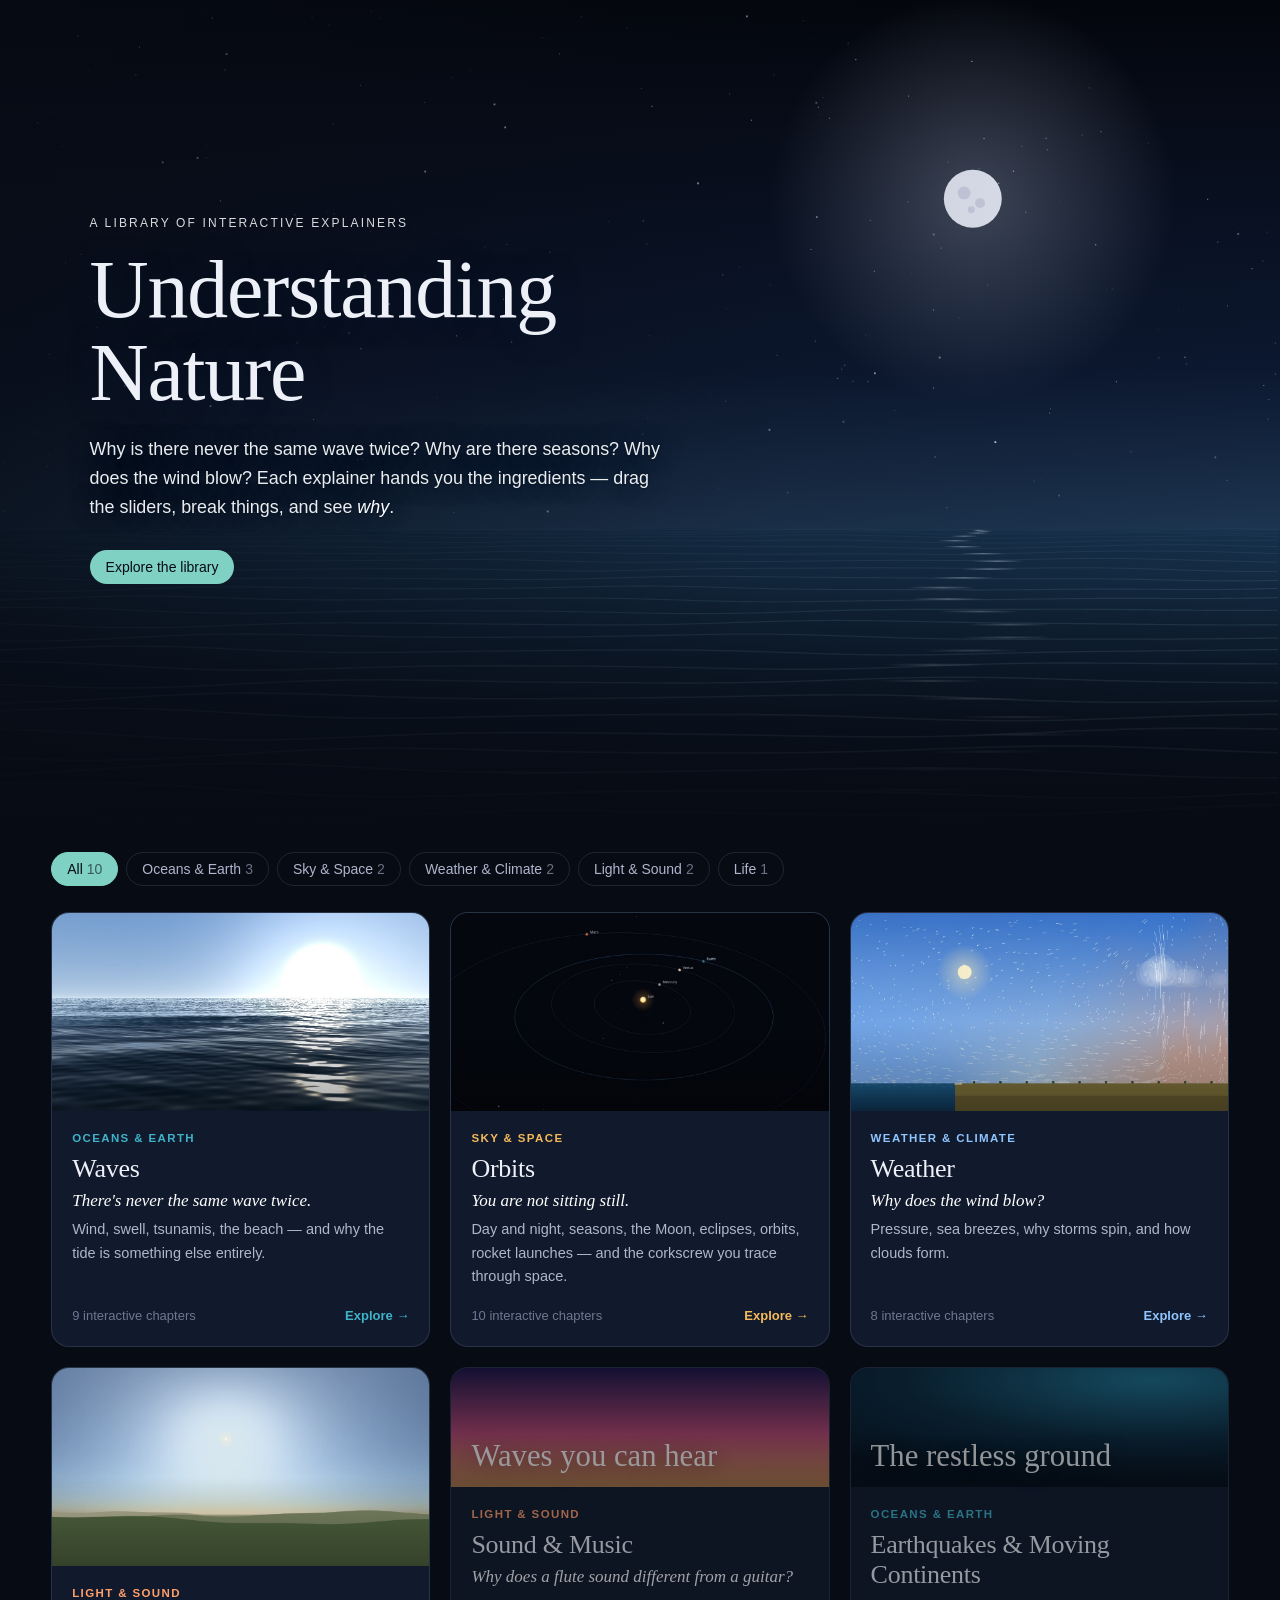
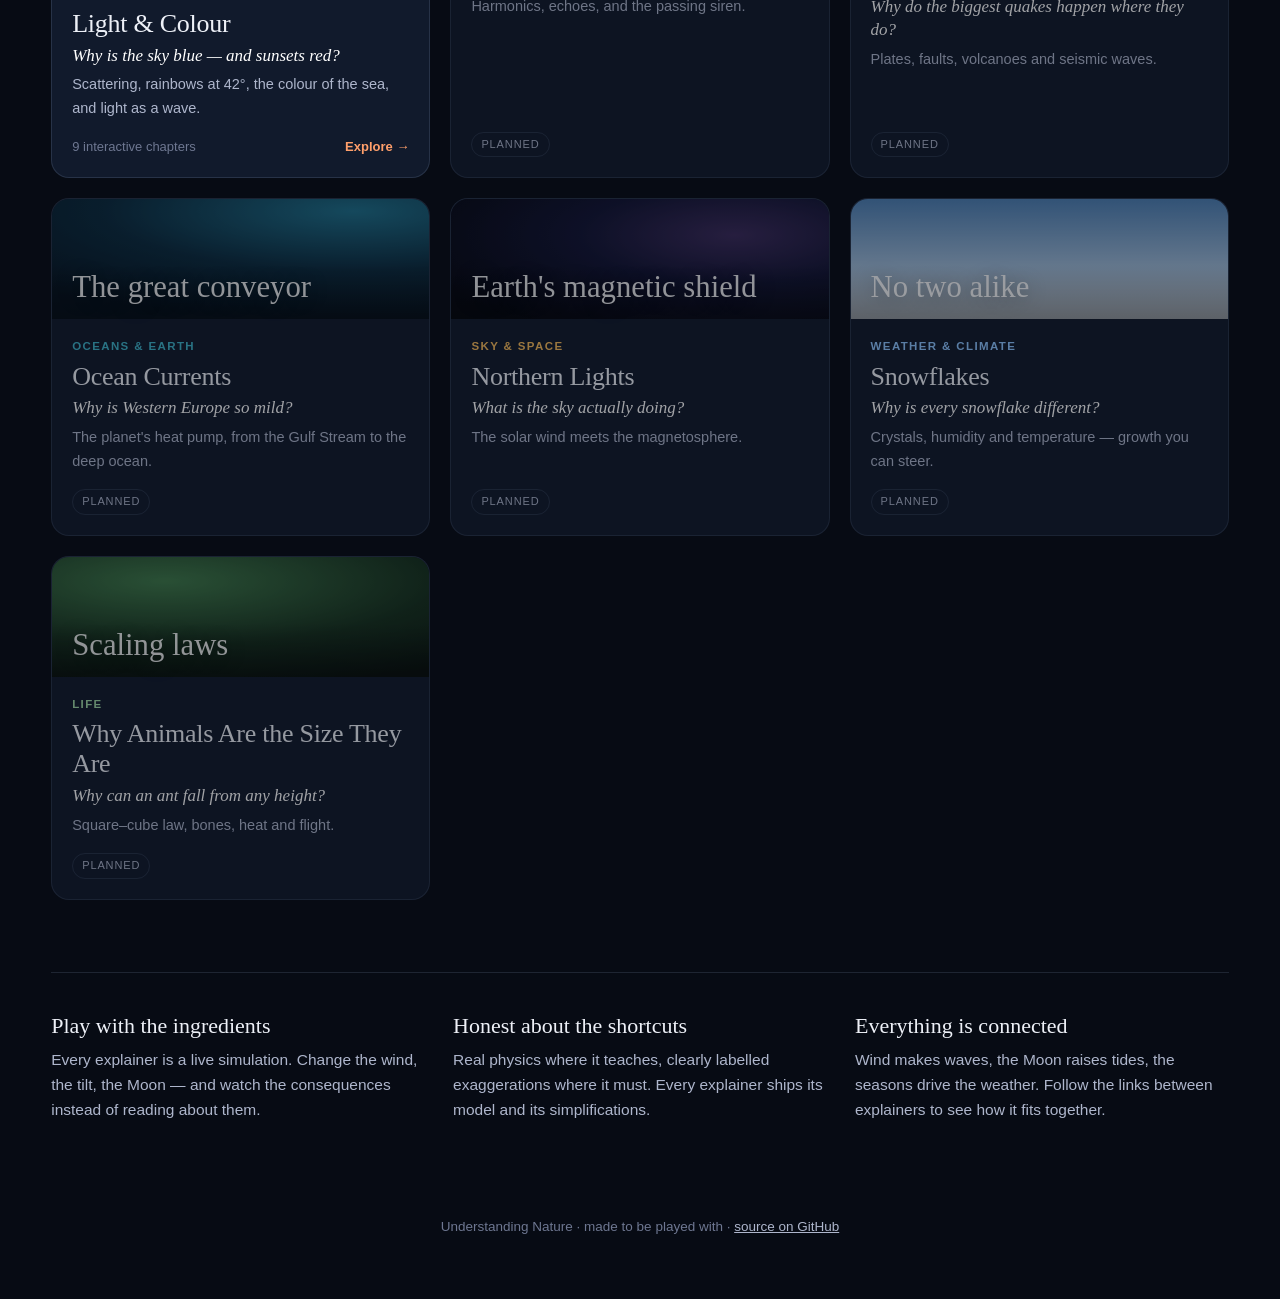
<file: site/index.html>
<!doctype html>
<html lang="en">
<head>
<meta charset="utf-8">
<meta name="viewport" content="width=device-width, initial-scale=1">
<title>Understanding Nature — interactive explainers about how the natural world works</title>
<meta name="description" content="A growing library of interactive explainers: waves and tides, orbits and seasons, weather, light and more. Play with the ingredients and see how nature really works.">
<link rel="canonical" href="https://mklasen.github.io/understanding-nature/">
<link rel="icon" href="favicon.svg" type="image/svg+xml">
<meta name="theme-color" content="#070b14">
<meta property="og:type" content="website">
<meta property="og:site_name" content="Understanding Nature">
<meta property="og:title" content="Understanding Nature — play with the ingredients of the natural world">
<meta property="og:description" content="Interactive explainers about waves, tides, orbits, weather, light and more. Drag the sliders and see how nature really works.">
<meta property="og:url" content="https://mklasen.github.io/understanding-nature/">
<meta property="og:image" content="https://mklasen.github.io/understanding-nature/og.jpg">
<meta property="og:image:width" content="1200">
<meta property="og:image:height" content="630">
<meta name="twitter:card" content="summary_large_image">
<meta name="twitter:image" content="https://mklasen.github.io/understanding-nature/og.jpg">
<link rel="stylesheet" href="kit/kit.css">
<link rel="stylesheet" href="landing.css">
</head>
<body class="landing">

<header class="lhero">
  <canvas id="lhero-canvas" aria-hidden="true"></canvas>
  <div class="lhero-copy">
    <p class="kicker">A library of interactive explainers</p>
    <h1>Understanding<br>Nature</h1>
    <p class="lede">Why is there never the same wave twice? Why are there seasons? Why does the wind blow? Each explainer hands you the ingredients — drag the sliders, break things, and see <em>why</em>.</p>
    <a class="btn" href="#library">Explore the library</a>
  </div>
</header>

<main id="library">
  <div class="filters" role="tablist" aria-label="Categories" id="filters"></div>
  <div class="grid" id="grid"></div>

  <section class="how">
    <div><h3>Play with the ingredients</h3><p>Every explainer is a live simulation. Change the wind, the tilt, the Moon — and watch the consequences instead of reading about them.</p></div>
    <div><h3>Honest about the shortcuts</h3><p>Real physics where it teaches, clearly labelled exaggerations where it must. Every explainer ships its model and its simplifications.</p></div>
    <div><h3>Everything is connected</h3><p>Wind makes waves, the Moon raises tides, the seasons drive the weather. Follow the links between explainers to see how it fits together.</p></div>
  </section>
</main>

<footer class="lfoot">
  <p>Understanding Nature · made to be played with · <a href="https://github.com/mklasen/understanding-nature">source on GitHub</a></p>
</footer>

<script type="module" src="landing.js"></script>
</body>
</html>
</file>
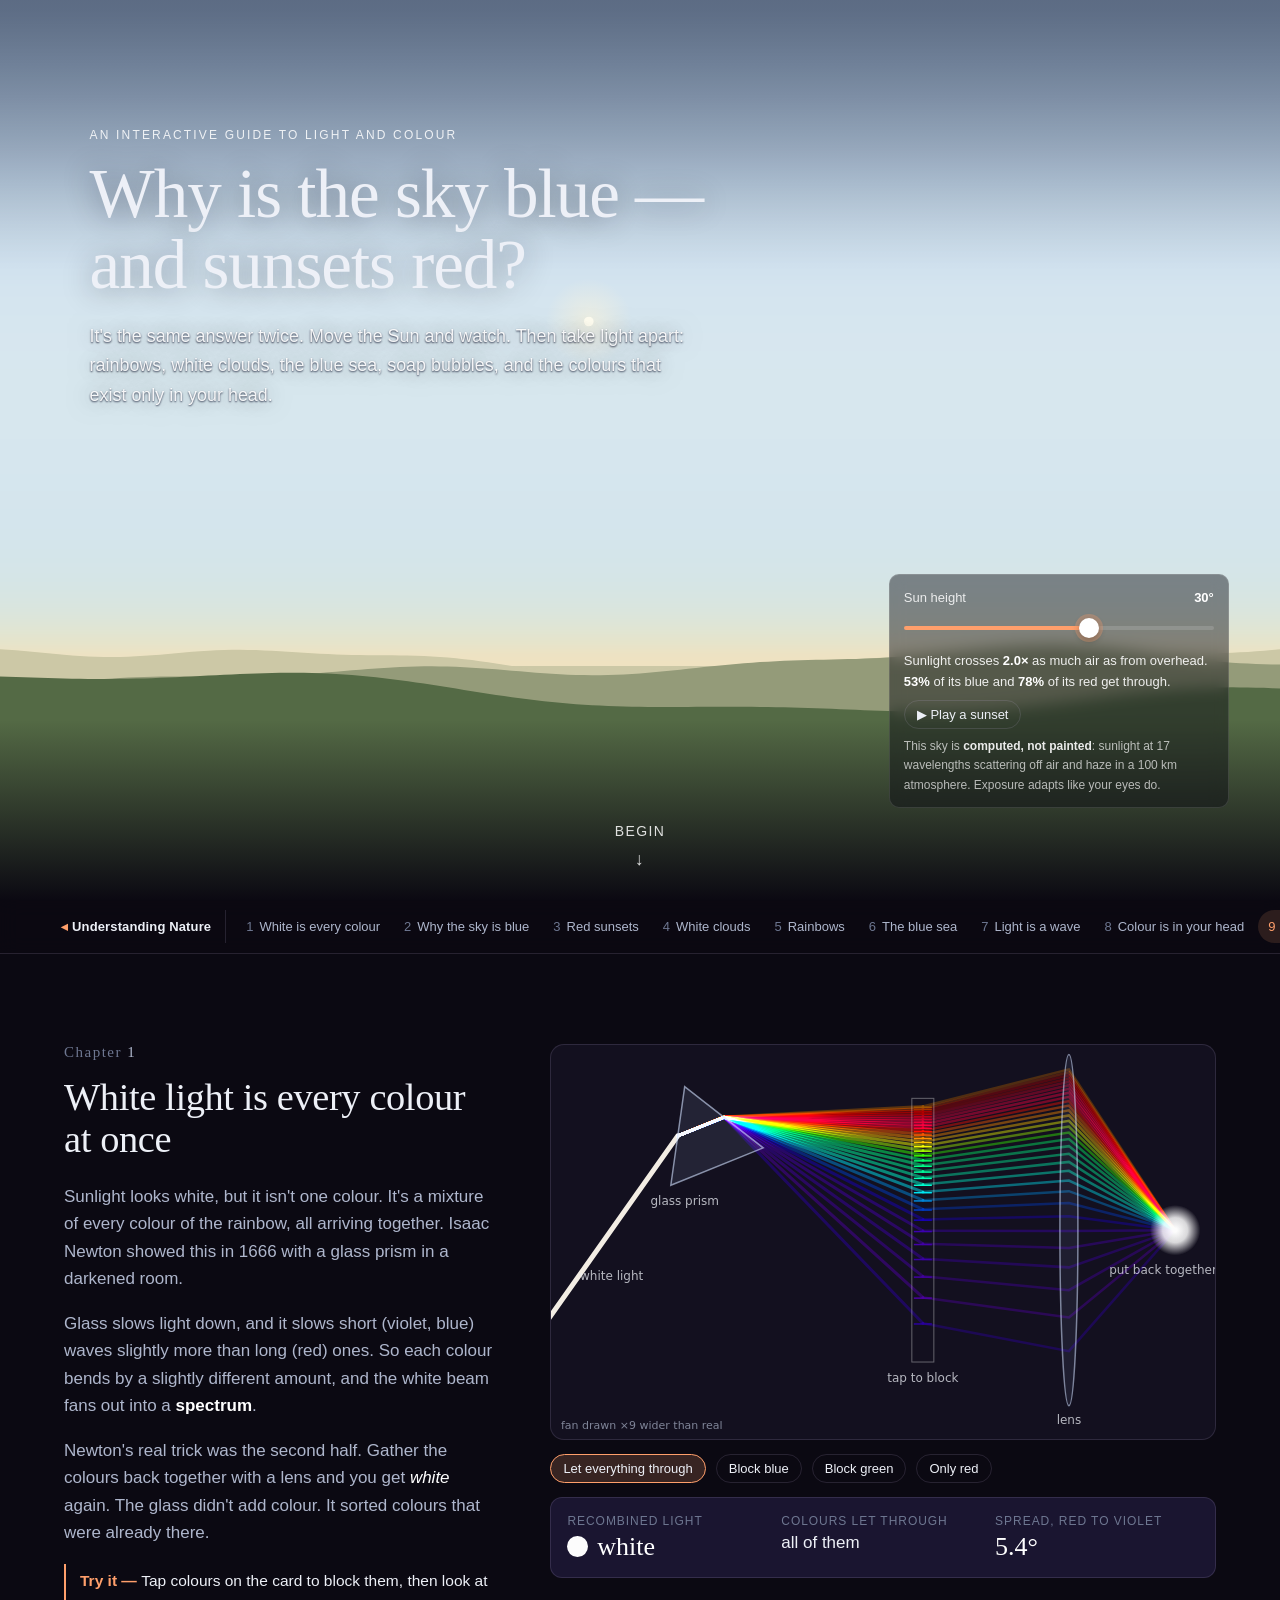
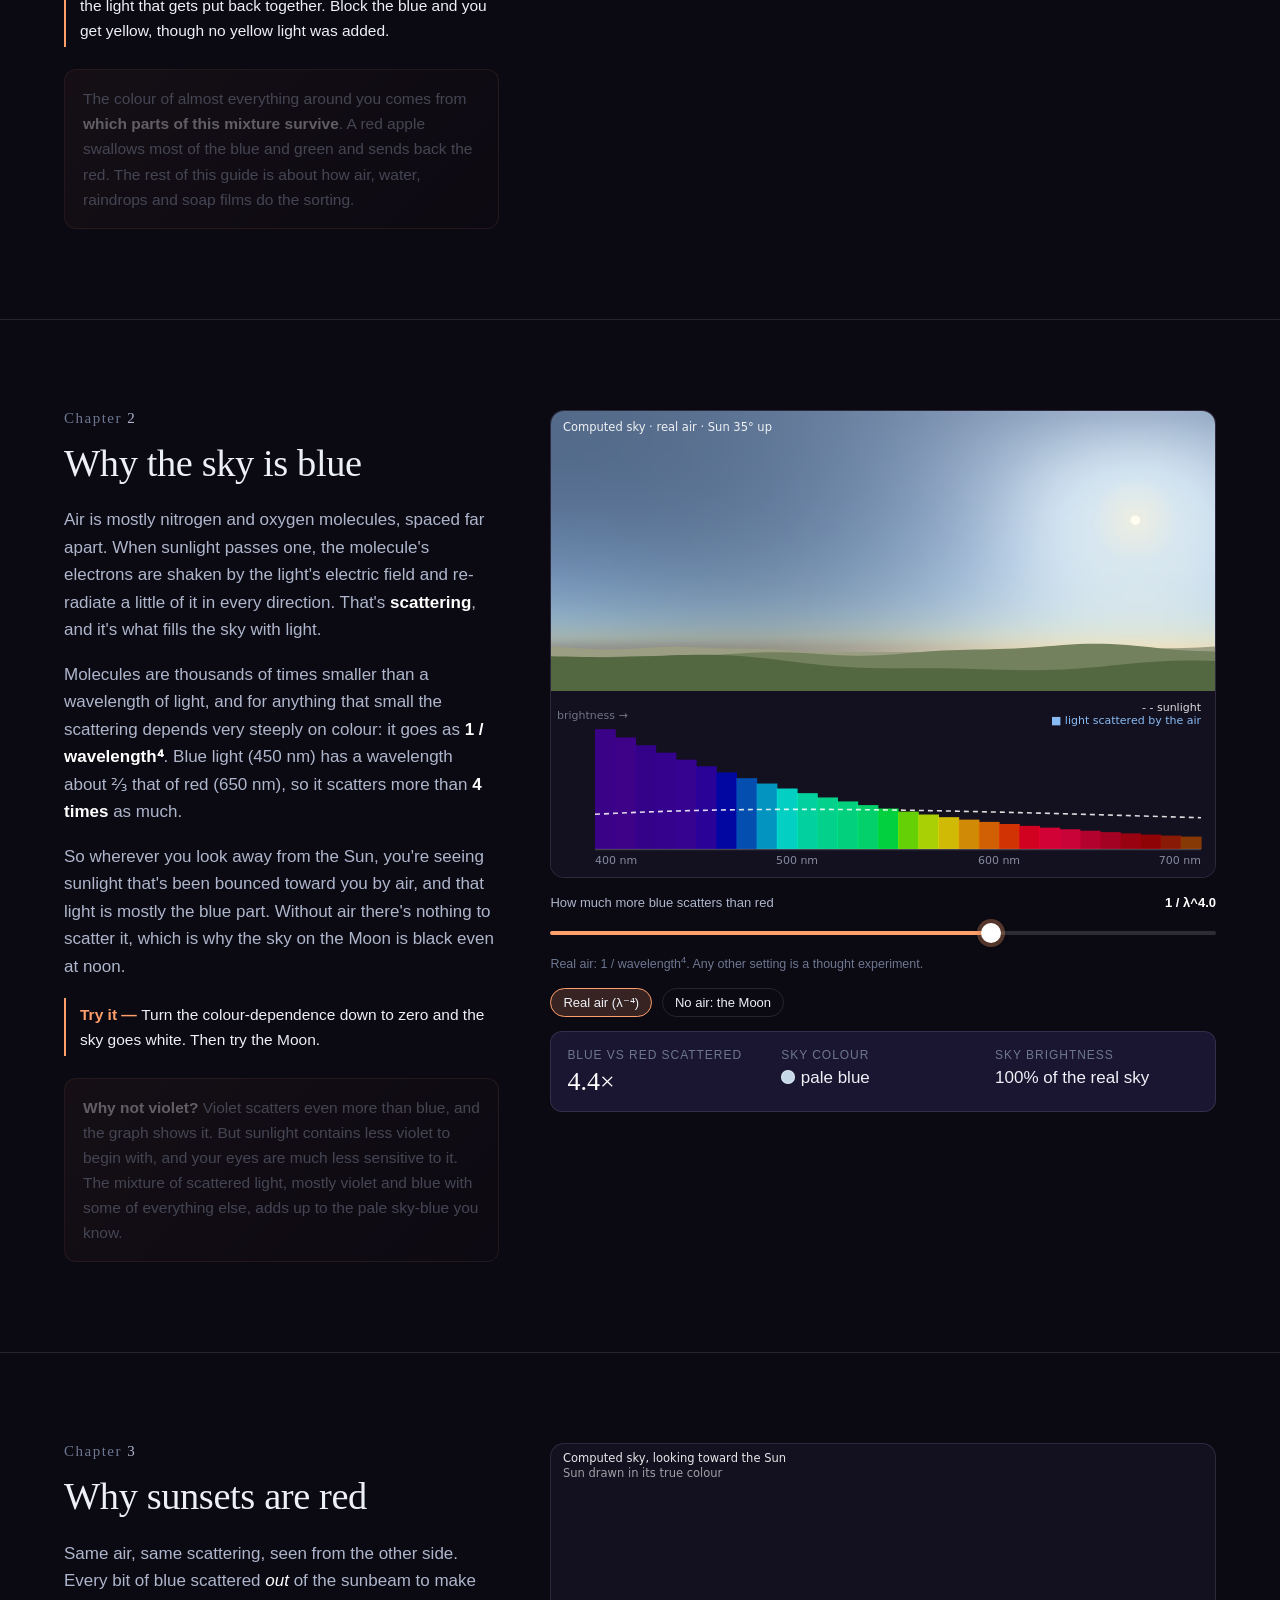
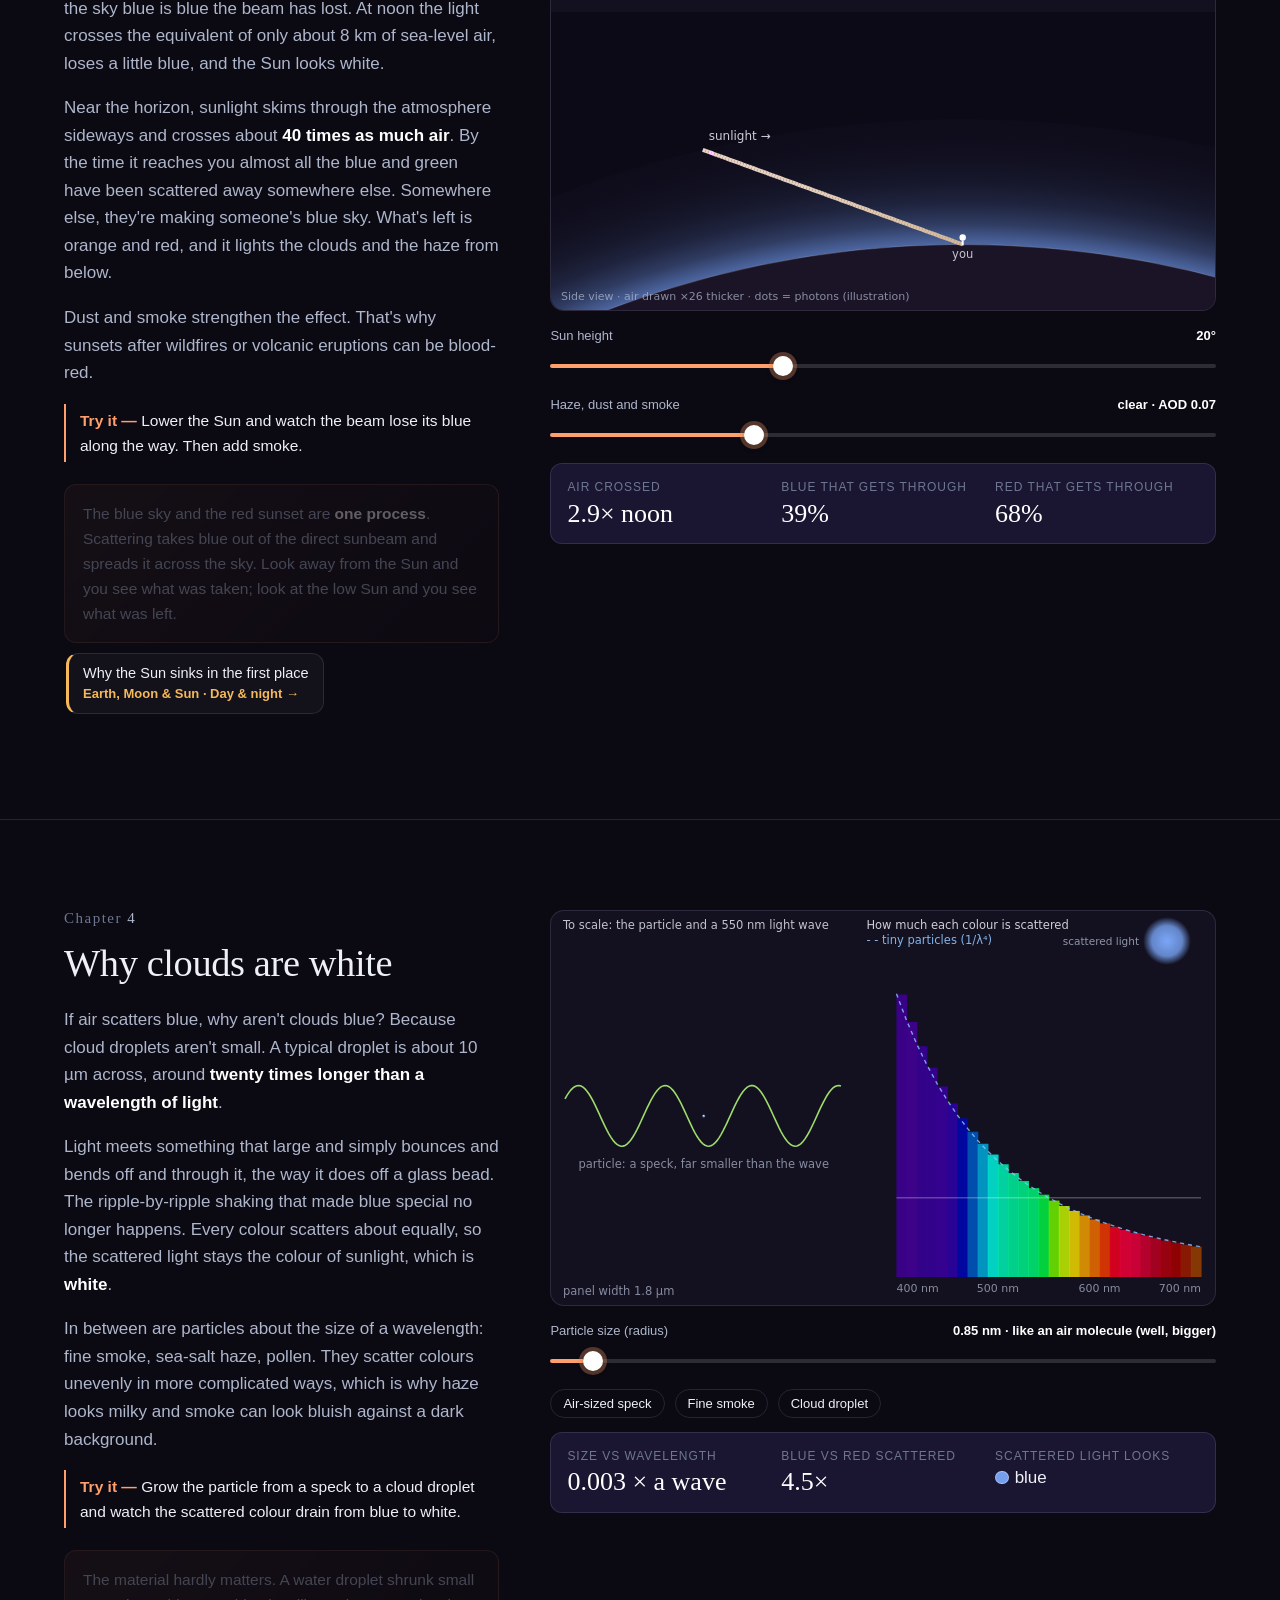
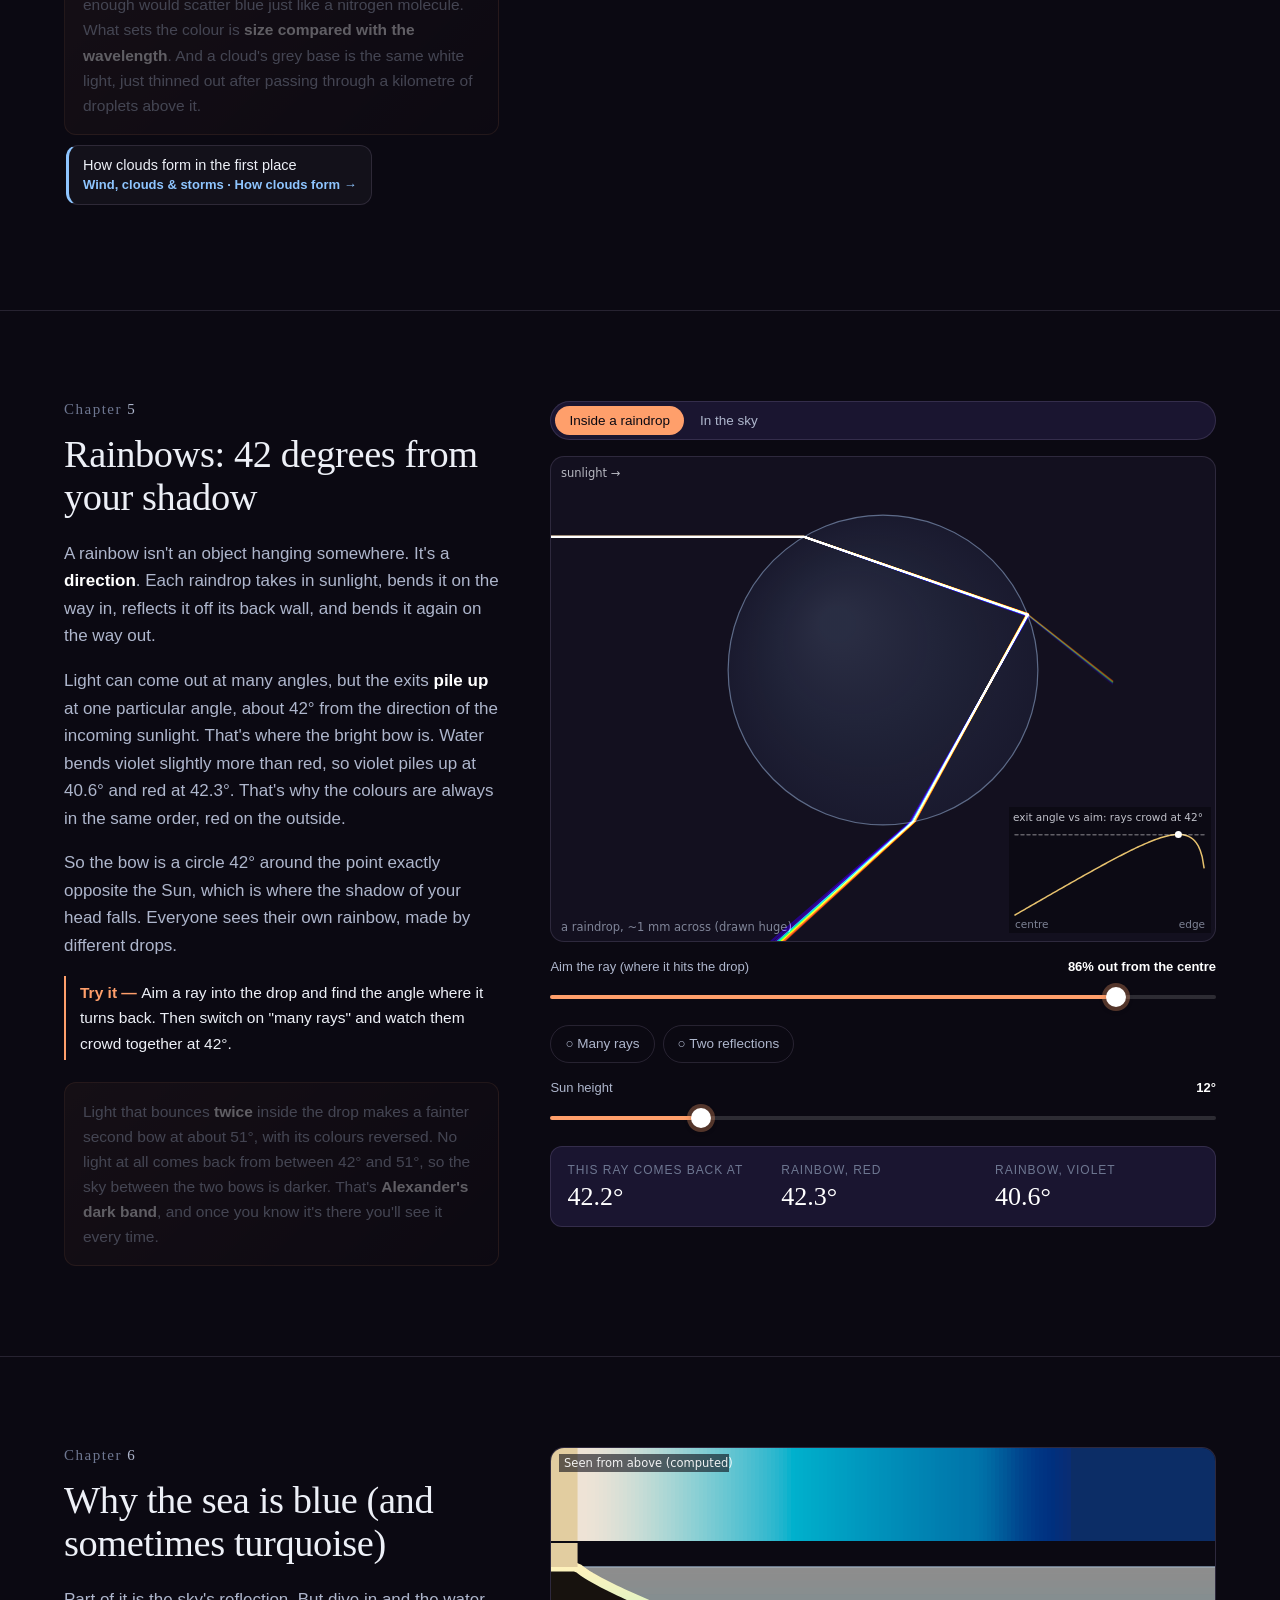
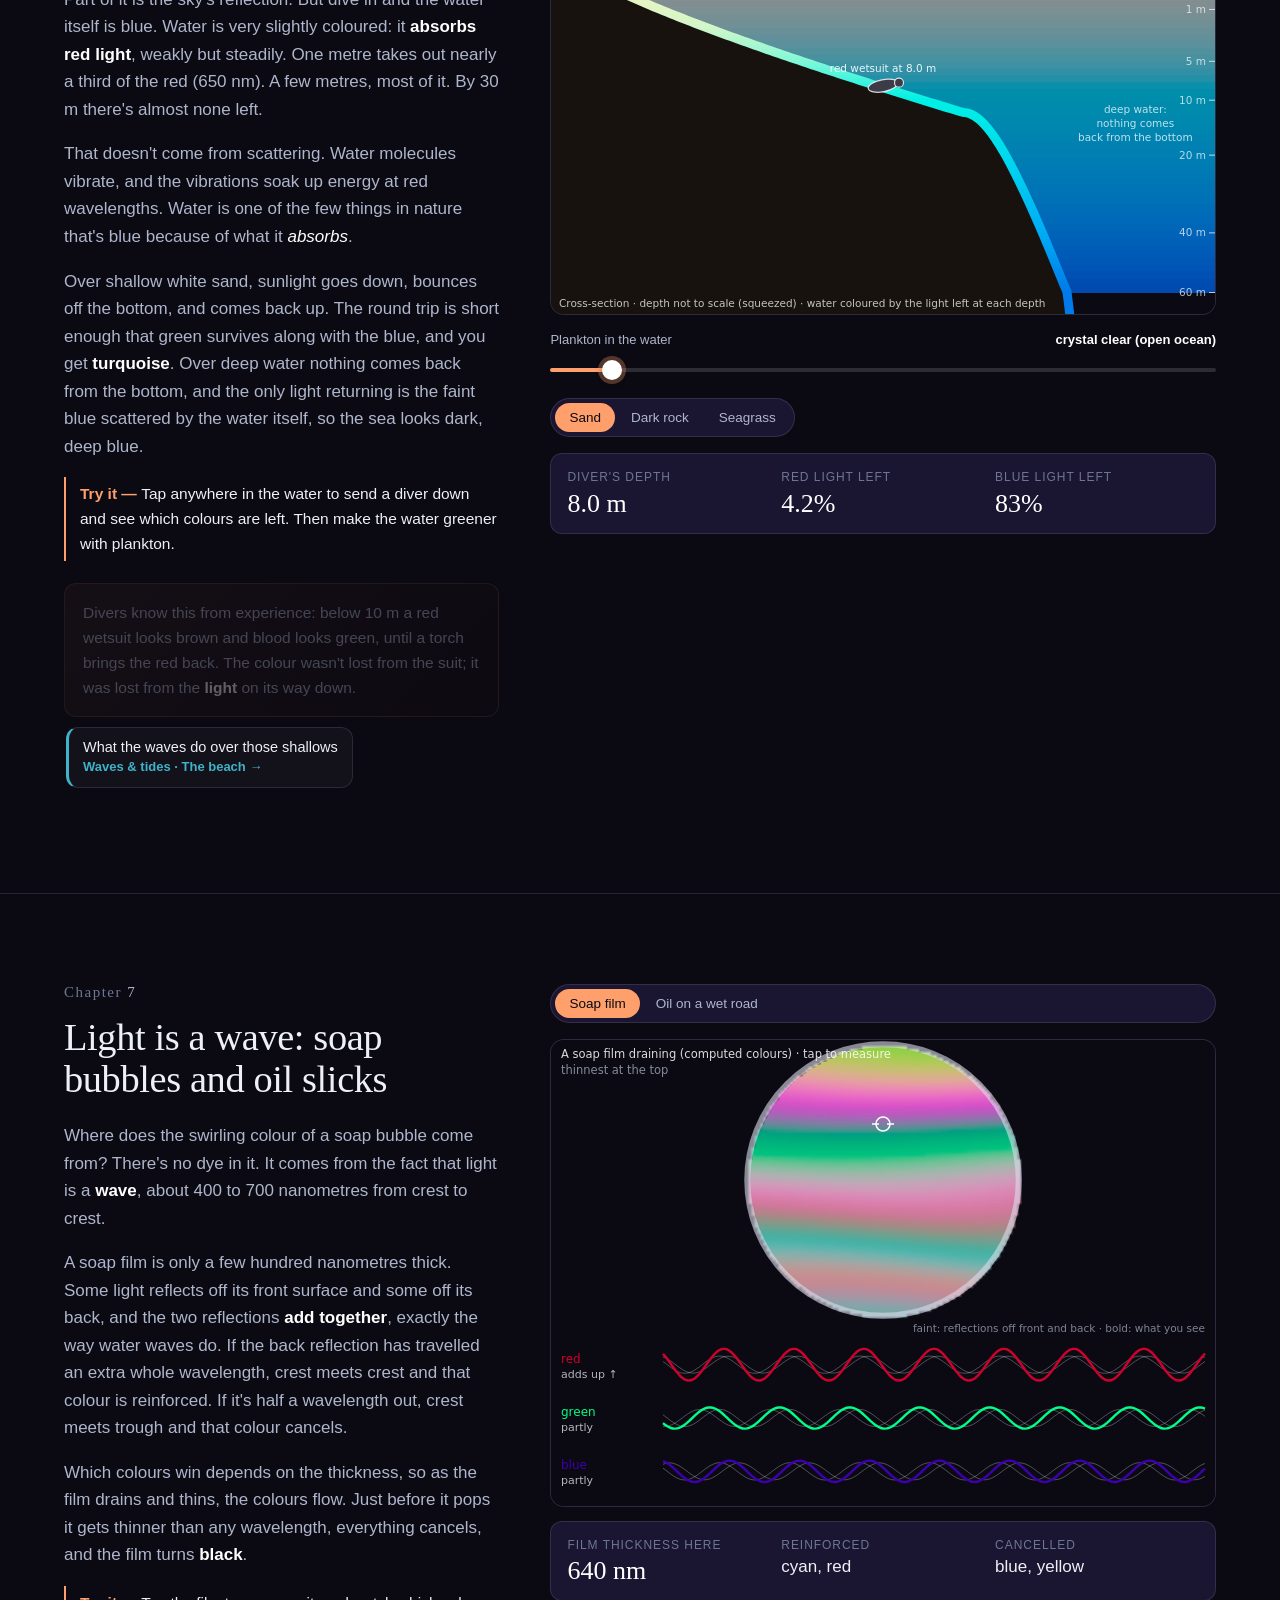
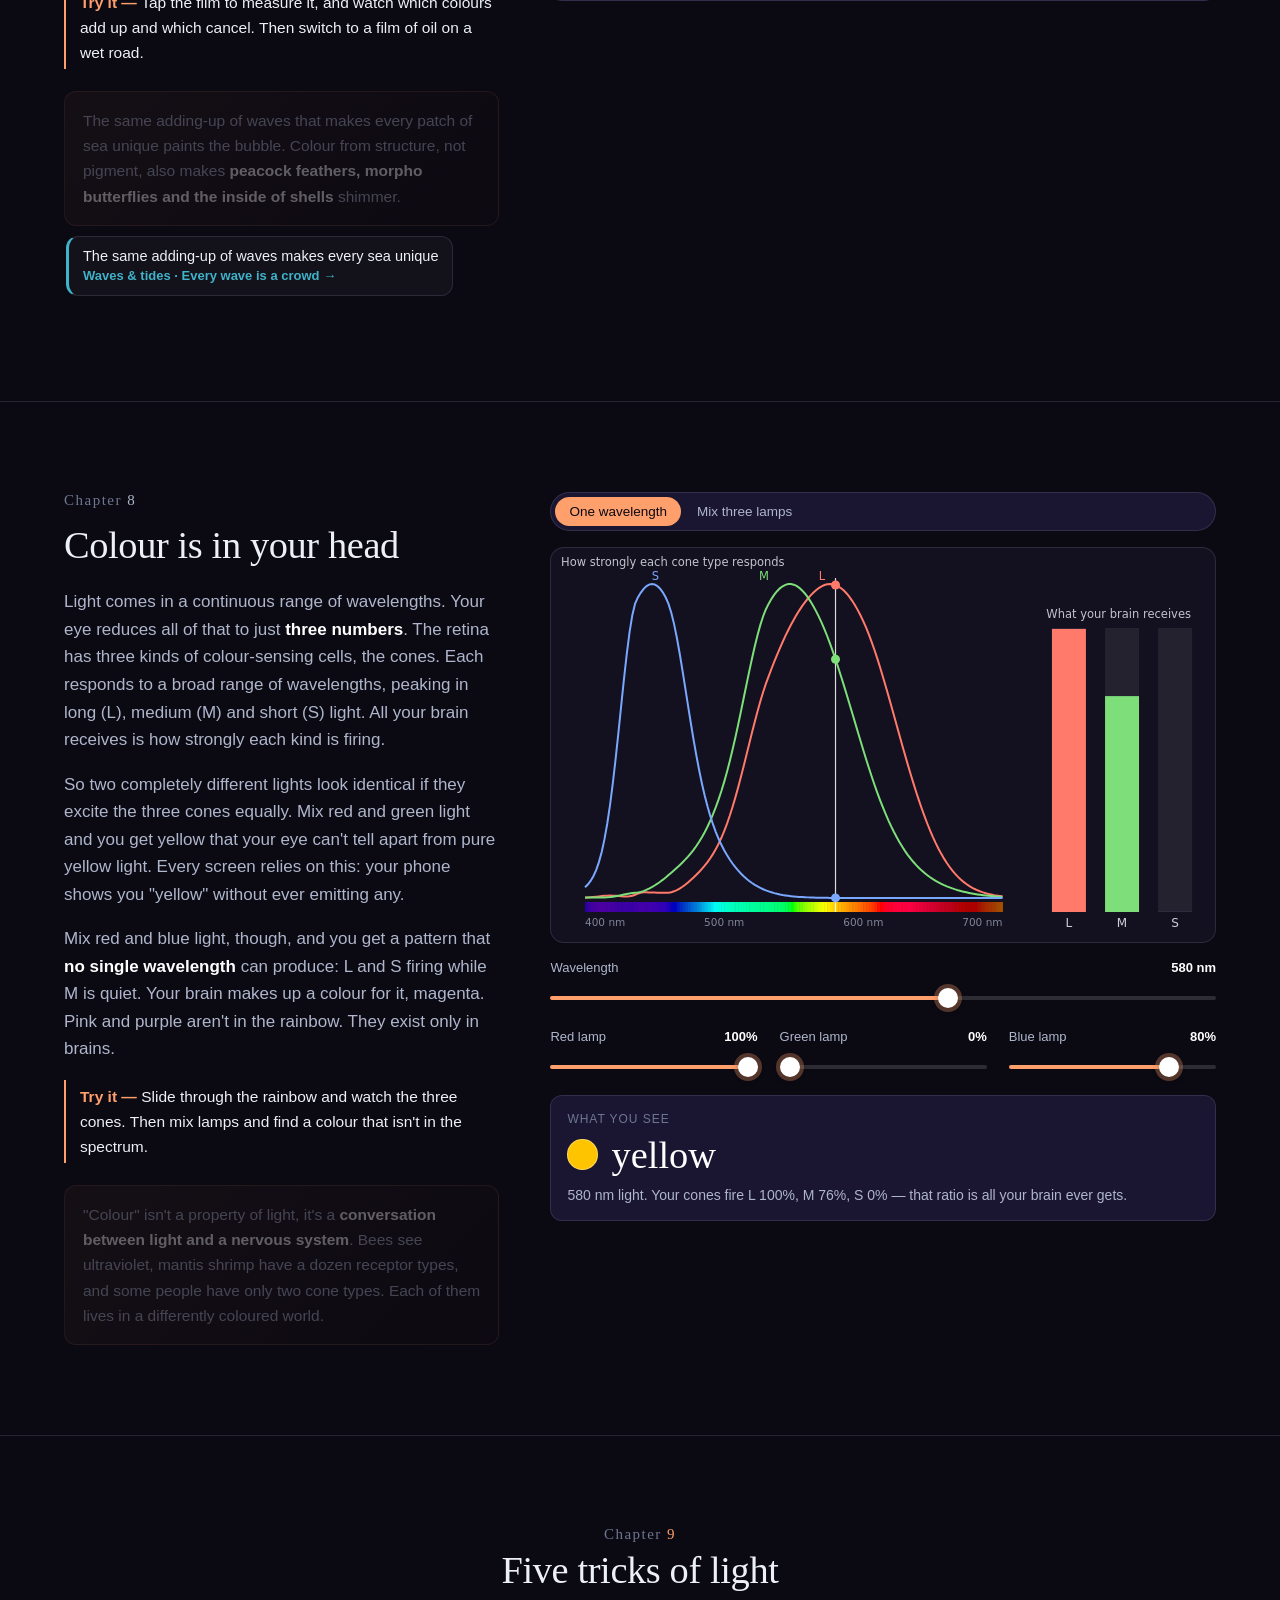
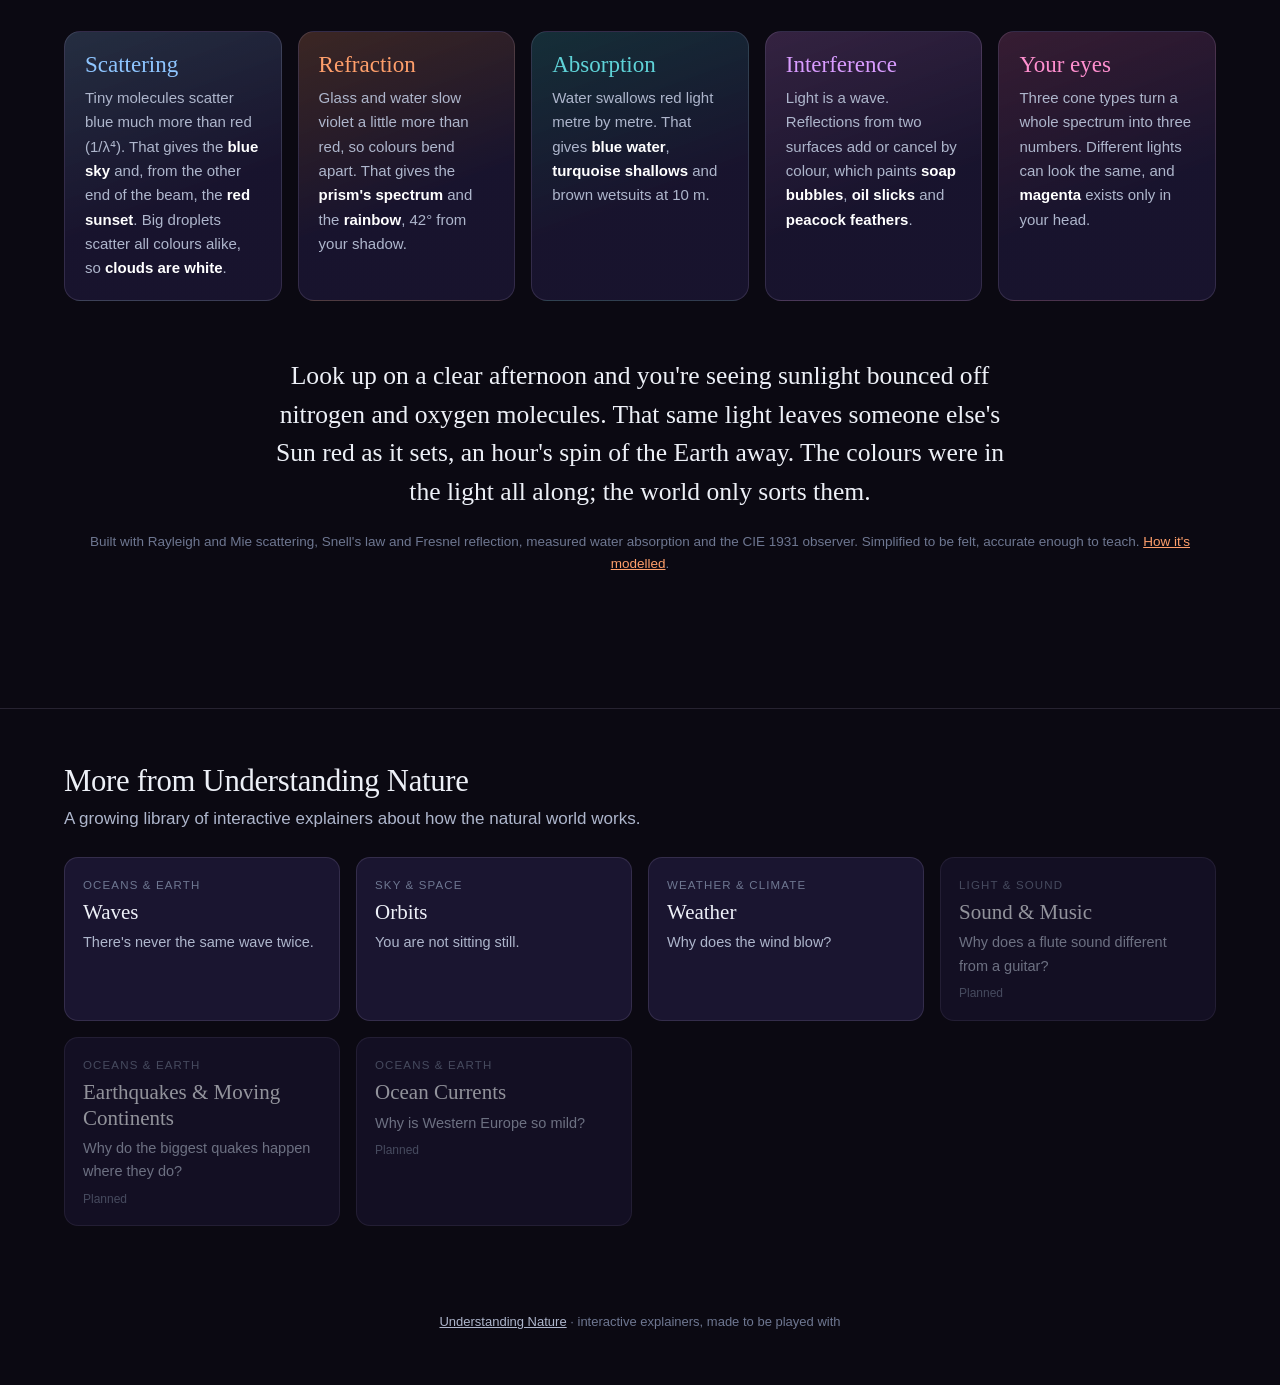
<file: site/light/index.html>
<!doctype html>
<html lang="en">
<head>
<meta charset="utf-8">
<meta name="viewport" content="width=device-width, initial-scale=1">
<title>Understanding Light &amp; Colour — why the sky is blue and sunsets are red</title>
<meta name="description" content="An interactive guide to light and colour: why the sky is blue, sunsets red and clouds white, how rainbows work, why the sea is blue, and what colour really is.">
<link rel="canonical" href="https://mklasen.github.io/understanding-nature/light/">
<link rel="icon" href="favicon.svg" type="image/svg+xml">
<meta name="theme-color" content="#0b0912">
<meta property="og:type" content="website">
<meta property="og:site_name" content="Understanding Nature">
<meta property="og:title" content="Why is the sky blue — and sunsets red? · Understanding Light &amp; Colour">
<meta property="og:description" content="Move the Sun and watch a computed sky turn from blue to sunset. Rainbows, clouds, the sea, soap bubbles and your own eyes — and see how it all really works.">
<meta property="og:url" content="https://mklasen.github.io/understanding-nature/light/">
<meta property="og:image" content="https://mklasen.github.io/understanding-nature/light/og.jpg">
<meta property="og:image:width" content="1200">
<meta property="og:image:height" content="630">
<meta property="og:image:alt" content="A computed sunset sky over hills, with the headline: Why is the sky blue — and sunsets red?">
<meta name="twitter:card" content="summary_large_image">
<meta name="twitter:image" content="https://mklasen.github.io/understanding-nature/light/og.jpg">
<link rel="stylesheet" href="../kit/kit.css">
<link rel="stylesheet" href="css/light.css">
</head>
<body data-theme="light" data-explainer="light" data-root="../">

<!-- ============ HERO ============ -->
<header class="hero" id="top">
  <canvas id="hero-sky" aria-label="A computed sky. Move the Sun to see it change from blue to sunset."></canvas>
  <div class="hero-copy">
    <p class="kicker">An interactive guide to light and colour</p>
    <h1>Why is the sky blue — <br>and sunsets red?</h1>
    <p class="lede">It's the same answer twice. Move the Sun and watch. Then take light apart: rainbows, white clouds, the blue sea, soap bubbles, and the colours that exist only in your head.</p>
  </div>
  <div class="hero-caption">
    <label class="ctl">
      <span class="ctl-label">Sun height <output id="hero-sun-out">30°</output></span>
      <input type="range" id="hero-sun" min="-8" max="55" step="0.1" value="30" aria-label="Height of the Sun above the horizon">
    </label>
    <p class="hero-read" id="hero-read"></p>
    <div class="btn-row"><button class="btn ghost small" id="hero-play">▶ Play a sunset</button></div>
    <p class="hero-note">This sky is <b>computed, not painted</b>: sunlight at 17 wavelengths scattering off air and haze in a 100 km atmosphere. Exposure adapts like your eyes do.</p>
  </div>
  <a class="scroll-cue" href="#spectrum">Begin <span>↓</span></a>
</header>

<nav class="toc" aria-label="Chapters">
  <a href="#spectrum"><i>1</i>White is every colour</a>
  <a href="#sky"><i>2</i>Why the sky is blue</a>
  <a href="#sunset"><i>3</i>Red sunsets</a>
  <a href="#clouds"><i>4</i>White clouds</a>
  <a href="#rainbow"><i>5</i>Rainbows</a>
  <a href="#sea"><i>6</i>The blue sea</a>
  <a href="#films"><i>7</i>Light is a wave</a>
  <a href="#cones"><i>8</i>Colour is in your head</a>
  <a href="#summary"><i>9</i>Five tricks of light</a>
</nav>

<main>

<!-- ============ 1. SPECTRUM ============ -->
<section class="chapter" id="spectrum">
  <div class="text">
    <p class="num">1</p>
    <h2>White light is every colour at once</h2>
    <p>Sunlight looks white, but it isn't one colour. It's a mixture of every colour of the rainbow, all arriving together. Isaac Newton showed this in 1666 with a glass prism in a darkened room.</p>
    <p>Glass slows light down, and it slows short (violet, blue) waves slightly more than long (red) ones. So each colour bends by a slightly different amount, and the white beam fans out into a <strong>spectrum</strong>.</p>
    <p class="after">Newton's real trick was the second half. Gather the colours back together with a lens and you get <em>white</em> again. The glass didn't add colour. It sorted colours that were already there.</p>
    <p class="try">Tap colours on the card to block them, then look at the light that gets put back together. Block the blue and you get yellow, though no yellow light was added.</p>
    <aside class="aha">
      <p>The colour of almost everything around you comes from <strong>which parts of this mixture survive</strong>. A red apple swallows most of the blue and green and sends back the red. The rest of this guide is about how air, water, raindrops and soap films do the sorting.</p>
    </aside>
  </div>
  <div class="stage">
    <canvas id="prism-canvas" class="panel-canvas medium" aria-label="A prism splitting white light into a spectrum, and a lens recombining it"></canvas>
    <div class="btn-row">
      <button class="btn ghost small" data-prism="all">Let everything through</button>
      <button class="btn ghost small" data-prism="noblue">Block blue</button>
      <button class="btn ghost small" data-prism="nogreen">Block green</button>
      <button class="btn ghost small" data-prism="red">Only red</button>
    </div>
    <div class="readout grid3">
      <div><span class="ro-label">Recombined light</span><span class="ro-value" id="prism-mix">white</span></div>
      <div><span class="ro-label">Colours let through</span><span class="ro-value small" id="prism-kept">all of them</span></div>
      <div><span class="ro-label">Spread, red to violet</span><span class="ro-value" id="prism-spread">–</span></div>
    </div>
  </div>
</section>

<!-- ============ 2. SKY ============ -->
<section class="chapter" id="sky">
  <div class="text">
    <p class="num">2</p>
    <h2>Why the sky is blue</h2>
    <p>Air is mostly nitrogen and oxygen molecules, spaced far apart. When sunlight passes one, the molecule's electrons are shaken by the light's electric field and re-radiate a little of it in every direction. That's <strong>scattering</strong>, and it's what fills the sky with light.</p>
    <p>Molecules are thousands of times smaller than a wavelength of light, and for anything that small the scattering depends very steeply on colour: it goes as <strong>1 / wavelength⁴</strong>. Blue light (450 nm) has a wavelength about ⅔ that of red (650 nm), so it scatters more than <strong>4 times</strong> as much.</p>
    <p class="after">So wherever you look away from the Sun, you're seeing sunlight that's been bounced toward you by air, and that light is mostly the blue part. Without air there's nothing to scatter it, which is why the sky on the Moon is black even at noon.</p>
    <p class="try">Turn the colour-dependence down to zero and the sky goes white. Then try the Moon.</p>
    <aside class="aha">
      <p><strong>Why not violet?</strong> Violet scatters even more than blue, and the graph shows it. But sunlight contains less violet to begin with, and your eyes are much less sensitive to it. The mixture of scattered light, mostly violet and blue with some of everything else, adds up to the pale sky-blue you know.</p>
    </aside>
  </div>
  <div class="stage">
    <canvas id="sky-canvas" class="panel-canvas tall" aria-label="A computed sky and a graph of sunlight and skylight across the spectrum"></canvas>
    <div class="controls">
      <label class="ctl">
        <span class="ctl-label">How much more blue scatters than red <output id="sky-n-out"></output></span>
        <input type="range" id="sky-n" min="0" max="6" step="0.1" value="4">
        <span class="ctl-note">Real air: 1 / wavelength<sup>4</sup>. Any other setting is a thought experiment.</span>
      </label>
      <div class="btn-row">
        <button class="btn ghost small" id="sky-real">Real air (λ⁻⁴)</button>
        <button class="btn ghost small" id="sky-moon">No air: the Moon</button>
      </div>
    </div>
    <div class="readout grid3">
      <div><span class="ro-label">Blue vs red scattered</span><span class="ro-value" id="sky-ratio">–</span></div>
      <div><span class="ro-label">Sky colour</span><span class="ro-value small" id="sky-col">–</span></div>
      <div><span class="ro-label">Sky brightness</span><span class="ro-value small" id="sky-bright">–</span></div>
    </div>
  </div>
</section>

<!-- ============ 3. SUNSET ============ -->
<section class="chapter" id="sunset">
  <div class="text">
    <p class="num">3</p>
    <h2>Why sunsets are red</h2>
    <p>Same air, same scattering, seen from the other side. Every bit of blue scattered <em>out</em> of the sunbeam to make the sky blue is blue the beam has lost. At noon the light crosses the equivalent of only about 8 km of sea-level air, loses a little blue, and the Sun looks white.</p>
    <p>Near the horizon, sunlight skims through the atmosphere sideways and crosses about <strong>40 times as much air</strong>. By the time it reaches you almost all the blue and green have been scattered away somewhere else. Somewhere else, they're making someone's blue sky. What's left is orange and red, and it lights the clouds and the haze from below.</p>
    <p class="after">Dust and smoke strengthen the effect. That's why sunsets after wildfires or volcanic eruptions can be blood-red.</p>
    <p class="try">Lower the Sun and watch the beam lose its blue along the way. Then add smoke.</p>
    <aside class="aha">
      <p>The blue sky and the red sunset are <strong>one process</strong>. Scattering takes blue out of the direct sunbeam and spreads it across the sky. Look away from the Sun and you see what was taken; look at the low Sun and you see what was left.</p>
    </aside>
  </div>
  <div class="stage">
    <canvas id="sunset-canvas" class="panel-canvas tall" aria-label="A side view of sunlight crossing the atmosphere, and the colour of the Sun"></canvas>
    <div class="controls">
      <label class="ctl">
        <span class="ctl-label">Sun height <output id="sunset-e-out"></output></span>
        <input type="range" id="sunset-e" min="-1" max="60" step="0.1" value="20">
      </label>
      <label class="ctl">
        <span class="ctl-label">Haze, dust and smoke <output id="sunset-a-out"></output></span>
        <input type="range" id="sunset-a" min="0" max="1" step="0.001" value="0.3">
      </label>
    </div>
    <div class="readout grid3">
      <div><span class="ro-label">Air crossed</span><span class="ro-value" id="sunset-air">–</span></div>
      <div><span class="ro-label">Blue that gets through</span><span class="ro-value" id="sunset-blue">–</span></div>
      <div><span class="ro-label">Red that gets through</span><span class="ro-value" id="sunset-red">–</span></div>
    </div>
  </div>
</section>

<!-- ============ 4. CLOUDS ============ -->
<section class="chapter" id="clouds">
  <div class="text">
    <p class="num">4</p>
    <h2>Why clouds are white</h2>
    <p>If air scatters blue, why aren't clouds blue? Because cloud droplets aren't small. A typical droplet is about 10 µm across, around <strong>twenty times longer than a wavelength of light</strong>.</p>
    <p>Light meets something that large and simply bounces and bends off and through it, the way it does off a glass bead. The ripple-by-ripple shaking that made blue special no longer happens. Every colour scatters about equally, so the scattered light stays the colour of sunlight, which is <strong>white</strong>.</p>
    <p class="after">In between are particles about the size of a wavelength: fine smoke, sea-salt haze, pollen. They scatter colours unevenly in more complicated ways, which is why haze looks milky and smoke can look bluish against a dark background.</p>
    <p class="try">Grow the particle from a speck to a cloud droplet and watch the scattered colour drain from blue to white.</p>
    <aside class="aha">
      <p>The material hardly matters. A water droplet shrunk small enough would scatter blue just like a nitrogen molecule. What sets the colour is <strong>size compared with the wavelength</strong>. And a cloud's grey base is the same white light, just thinned out after passing through a kilometre of droplets above it.</p>
    </aside>
  </div>
  <div class="stage">
    <canvas id="clouds-canvas" class="panel-canvas medium" aria-label="A particle compared with a light wave, and how strongly it scatters each colour"></canvas>
    <div class="controls">
      <label class="ctl">
        <span class="ctl-label">Particle size (radius) <output id="clouds-r-out"></output></span>
        <input type="range" id="clouds-r" min="0" max="1" step="0.001" value="0.05">
      </label>
      <div class="btn-row">
        <button class="btn ghost small" data-cloud="0.0005">Air-sized speck</button>
        <button class="btn ghost small" data-cloud="0.25">Fine smoke</button>
        <button class="btn ghost small" data-cloud="5">Cloud droplet</button>
      </div>
    </div>
    <div class="readout grid3">
      <div><span class="ro-label">Size vs wavelength</span><span class="ro-value" id="clouds-x">–</span></div>
      <div><span class="ro-label">Blue vs red scattered</span><span class="ro-value" id="clouds-ratio">–</span></div>
      <div><span class="ro-label">Scattered light looks</span><span class="ro-value small" id="clouds-look">–</span></div>
    </div>
  </div>
</section>

<!-- ============ 5. RAINBOW ============ -->
<section class="chapter" id="rainbow">
  <div class="text">
    <p class="num">5</p>
    <h2>Rainbows: 42 degrees from your shadow</h2>
    <p>A rainbow isn't an object hanging somewhere. It's a <strong>direction</strong>. Each raindrop takes in sunlight, bends it on the way in, reflects it off its back wall, and bends it again on the way out.</p>
    <p>Light can come out at many angles, but the exits <strong>pile up</strong> at one particular angle, about 42° from the direction of the incoming sunlight. That's where the bright bow is. Water bends violet slightly more than red, so violet piles up at 40.6° and red at 42.3°. That's why the colours are always in the same order, red on the outside.</p>
    <p class="after">So the bow is a circle 42° around the point exactly opposite the Sun, which is where the shadow of your head falls. Everyone sees their own rainbow, made by different drops.</p>
    <p class="try">Aim a ray into the drop and find the angle where it turns back. Then switch on "many rays" and watch them crowd together at 42°.</p>
    <aside class="aha">
      <p>Light that bounces <strong>twice</strong> inside the drop makes a fainter second bow at about 51°, with its colours reversed. No light at all comes back from between 42° and 51°, so the sky between the two bows is darker. That's <strong>Alexander's dark band</strong>, and once you know it's there you'll see it every time.</p>
    </aside>
  </div>
  <div class="stage">
    <div class="seg" id="rain-mode" role="tablist">
      <button class="on" data-mode="drop">Inside a raindrop</button>
      <button data-mode="sky">In the sky</button>
    </div>
    <canvas id="rain-canvas" class="panel-canvas square" aria-label="Light rays inside a raindrop, or a rainbow in the sky"></canvas>
    <div class="controls" id="rain-drop-ctl">
      <label class="ctl">
        <span class="ctl-label">Aim the ray (where it hits the drop) <output id="rain-b-out"></output></span>
        <input type="range" id="rain-b" min="0" max="0.999" step="0.001" value="0.86">
      </label>
      <div class="btn-row toggles">
        <label class="toggle"><input type="checkbox" id="rain-many"><span>Many rays</span></label>
        <label class="toggle"><input type="checkbox" id="rain-two"><span>Two reflections</span></label>
      </div>
    </div>
    <div class="controls" id="rain-sky-ctl" hidden>
      <label class="ctl">
        <span class="ctl-label">Sun height <output id="rain-e-out"></output></span>
        <input type="range" id="rain-e" min="0" max="55" step="0.1" value="12">
      </label>
    </div>
    <div class="readout grid3">
      <div><span class="ro-label" id="rain-l1">Ray turns back by</span><span class="ro-value" id="rain-v1">–</span></div>
      <div><span class="ro-label" id="rain-l2">Red bow</span><span class="ro-value" id="rain-v2">42.3°</span></div>
      <div><span class="ro-label" id="rain-l3">Violet bow</span><span class="ro-value" id="rain-v3">40.6°</span></div>
    </div>
  </div>
</section>

<!-- ============ 6. SEA ============ -->
<section class="chapter" id="sea">
  <div class="text">
    <p class="num">6</p>
    <h2>Why the sea is blue (and sometimes turquoise)</h2>
    <p>Part of it is the sky's reflection. But dive in and the water itself is blue. Water is very slightly coloured: it <strong>absorbs red light</strong>, weakly but steadily. One metre takes out nearly a third of the red (650 nm). A few metres, most of it. By 30 m there's almost none left.</p>
    <p>That doesn't come from scattering. Water molecules vibrate, and the vibrations soak up energy at red wavelengths. Water is one of the few things in nature that's blue because of what it <em>absorbs</em>.</p>
    <p class="after">Over shallow white sand, sunlight goes down, bounces off the bottom, and comes back up. The round trip is short enough that green survives along with the blue, and you get <strong>turquoise</strong>. Over deep water nothing comes back from the bottom, and the only light returning is the faint blue scattered by the water itself, so the sea looks dark, deep blue.</p>
    <p class="try">Tap anywhere in the water to send a diver down and see which colours are left. Then make the water greener with plankton.</p>
    <aside class="aha">
      <p>Divers know this from experience: below 10 m a red wetsuit looks brown and blood looks green, until a torch brings the red back. The colour wasn't lost from the suit; it was lost from the <strong>light</strong> on its way down.</p>
    </aside>
  </div>
  <div class="stage">
    <canvas id="sea-canvas" class="panel-canvas tall" aria-label="A beach shelving into deep water, seen from above and in cross-section"></canvas>
    <div class="controls">
      <label class="ctl">
        <span class="ctl-label">Plankton in the water <output id="sea-c-out"></output></span>
        <input type="range" id="sea-c" min="0" max="1" step="0.001" value="0.08">
      </label>
      <div class="seg" id="sea-bed">
        <button class="on" data-bed="sand">Sand</button>
        <button data-bed="rock">Dark rock</button>
        <button data-bed="weed">Seagrass</button>
      </div>
    </div>
    <div class="readout grid3">
      <div><span class="ro-label">Diver's depth</span><span class="ro-value" id="sea-d">–</span></div>
      <div><span class="ro-label">Red light left</span><span class="ro-value" id="sea-red">–</span></div>
      <div><span class="ro-label">Blue light left</span><span class="ro-value" id="sea-blue">–</span></div>
    </div>
  </div>
</section>

<!-- ============ 7. FILMS ============ -->
<section class="chapter" id="films">
  <div class="text">
    <p class="num">7</p>
    <h2>Light is a wave: soap bubbles and oil slicks</h2>
    <p>Where does the swirling colour of a soap bubble come from? There's no dye in it. It comes from the fact that light is a <strong>wave</strong>, about 400 to 700 nanometres from crest to crest.</p>
    <p>A soap film is only a few hundred nanometres thick. Some light reflects off its front surface and some off its back, and the two reflections <strong>add together</strong>, exactly the way water waves do. If the back reflection has travelled an extra whole wavelength, crest meets crest and that colour is reinforced. If it's half a wavelength out, crest meets trough and that colour cancels.</p>
    <p class="after">Which colours win depends on the thickness, so as the film drains and thins, the colours flow. Just before it pops it gets thinner than any wavelength, everything cancels, and the film turns <strong>black</strong>.</p>
    <p class="try">Tap the film to measure it, and watch which colours add up and which cancel. Then switch to a film of oil on a wet road.</p>
    <aside class="aha">
      <p>The same adding-up of waves that makes every patch of sea unique paints the bubble. Colour from structure, not pigment, also makes <strong>peacock feathers, morpho butterflies and the inside of shells</strong> shimmer.</p>
    </aside>
  </div>
  <div class="stage">
    <div class="seg" id="film-kind">
      <button class="on" data-kind="soap">Soap film</button>
      <button data-kind="oil">Oil on a wet road</button>
    </div>
    <canvas id="films-canvas" class="panel-canvas tall" aria-label="A draining soap film and the two reflected light waves"></canvas>
    <div class="readout grid3">
      <div><span class="ro-label">Film thickness here</span><span class="ro-value" id="films-d">–</span></div>
      <div><span class="ro-label">Reinforced</span><span class="ro-value small" id="films-plus">–</span></div>
      <div><span class="ro-label">Cancelled</span><span class="ro-value small" id="films-minus">–</span></div>
    </div>
  </div>
</section>

<!-- ============ 8. CONES ============ -->
<section class="chapter" id="cones">
  <div class="text">
    <p class="num">8</p>
    <h2>Colour is in your head</h2>
    <p>Light comes in a continuous range of wavelengths. Your eye reduces all of that to just <strong>three numbers</strong>. The retina has three kinds of colour-sensing cells, the cones. Each responds to a broad range of wavelengths, peaking in long (L), medium (M) and short (S) light. All your brain receives is how strongly each kind is firing.</p>
    <p>So two completely different lights look identical if they excite the three cones equally. Mix red and green light and you get yellow that your eye can't tell apart from pure yellow light. Every screen relies on this: your phone shows you "yellow" without ever emitting any.</p>
    <p class="after">Mix red and blue light, though, and you get a pattern that <strong>no single wavelength</strong> can produce: L and S firing while M is quiet. Your brain makes up a colour for it, magenta. Pink and purple aren't in the rainbow. They exist only in brains.</p>
    <p class="try">Slide through the rainbow and watch the three cones. Then mix lamps and find a colour that isn't in the spectrum.</p>
    <aside class="aha">
      <p>"Colour" isn't a property of light, it's a <strong>conversation between light and a nervous system</strong>. Bees see ultraviolet, mantis shrimp have a dozen receptor types, and some people have only two cone types. Each of them lives in a differently coloured world.</p>
    </aside>
  </div>
  <div class="stage">
    <div class="seg" id="cone-mode">
      <button class="on" data-mode="one">One wavelength</button>
      <button data-mode="mix">Mix three lamps</button>
    </div>
    <canvas id="cones-canvas" class="panel-canvas medium" aria-label="Sensitivity of the three cone types, and how strongly each responds"></canvas>
    <div class="controls" id="cone-one">
      <label class="ctl">
        <span class="ctl-label">Wavelength <output id="cone-l-out"></output></span>
        <input type="range" id="cone-l" min="400" max="700" step="1" value="580">
      </label>
    </div>
    <div class="controls three" id="cone-mix" hidden>
      <label class="ctl"><span class="ctl-label">Red lamp <output id="cone-r-out"></output></span><input type="range" id="cone-r" min="0" max="1" step="0.01" value="1"></label>
      <label class="ctl"><span class="ctl-label">Green lamp <output id="cone-g-out"></output></span><input type="range" id="cone-g" min="0" max="1" step="0.01" value="0"></label>
      <label class="ctl"><span class="ctl-label">Blue lamp <output id="cone-b-out"></output></span><input type="range" id="cone-b" min="0" max="1" step="0.01" value="0.8"></label>
    </div>
    <div class="readout big">
      <span class="ro-label">What you see</span>
      <span class="ro-value" id="cone-name">–</span>
      <span class="ro-note" id="cone-why"></span>
    </div>
  </div>
</section>

<!-- ============ 9. SUMMARY ============ -->
<section class="summary" id="summary">
  <p class="num">9</p>
  <h2>Five tricks of light</h2>
  <div class="cards five">
    <article class="card c1"><h3>Scattering</h3><p>Tiny molecules scatter blue much more than red (1/λ⁴). That gives the <b>blue sky</b> and, from the other end of the beam, the <b>red sunset</b>. Big droplets scatter all colours alike, so <b>clouds are white</b>.</p></article>
    <article class="card c2"><h3>Refraction</h3><p>Glass and water slow violet a little more than red, so colours bend apart. That gives the <b>prism's spectrum</b> and the <b>rainbow</b>, 42° from your shadow.</p></article>
    <article class="card c3"><h3>Absorption</h3><p>Water swallows red light metre by metre. That gives <b>blue water</b>, <b>turquoise shallows</b> and brown wetsuits at 10 m.</p></article>
    <article class="card c4"><h3>Interference</h3><p>Light is a wave. Reflections from two surfaces add or cancel by colour, which paints <b>soap bubbles</b>, <b>oil slicks</b> and <b>peacock feathers</b>.</p></article>
    <article class="card c5"><h3>Your eyes</h3><p>Three cone types turn a whole spectrum into three numbers. Different lights can look the same, and <b>magenta</b> exists only in your head.</p></article>
  </div>
  <p class="closing">Look up on a clear afternoon and you're seeing sunlight bounced off nitrogen and oxygen molecules. That same light leaves someone else's Sun red as it sets, an hour's spin of the Earth away. The colours were in the light all along; the world only sorts them.</p>
  <p class="foot">Built with Rayleigh and Mie scattering, Snell's law and Fresnel reflection, measured water absorption and the CIE 1931 observer. Simplified to be felt, accurate enough to teach. <a href="DECISIONS.md">How it's modelled</a>.</p>
</section>

</main>

<script type="module" src="js/main.js"></script>
</body>
</html>
</file>
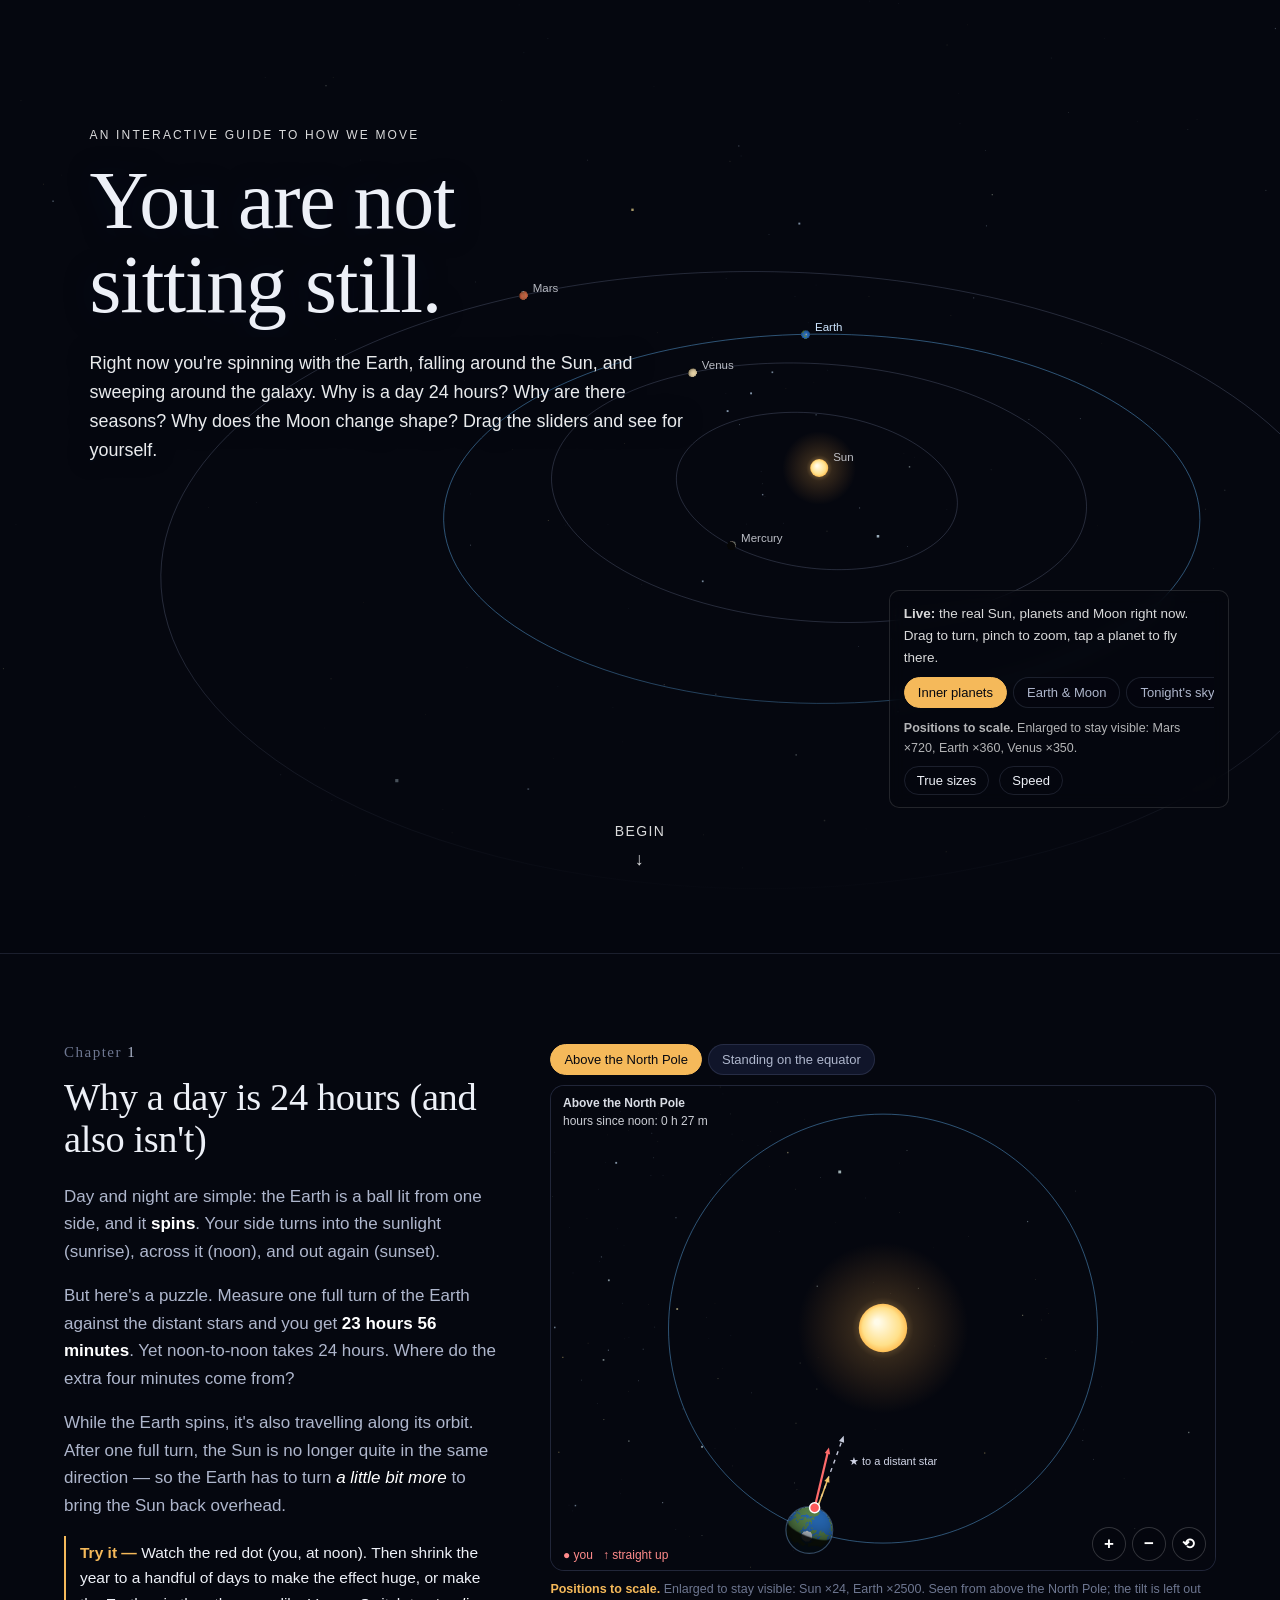
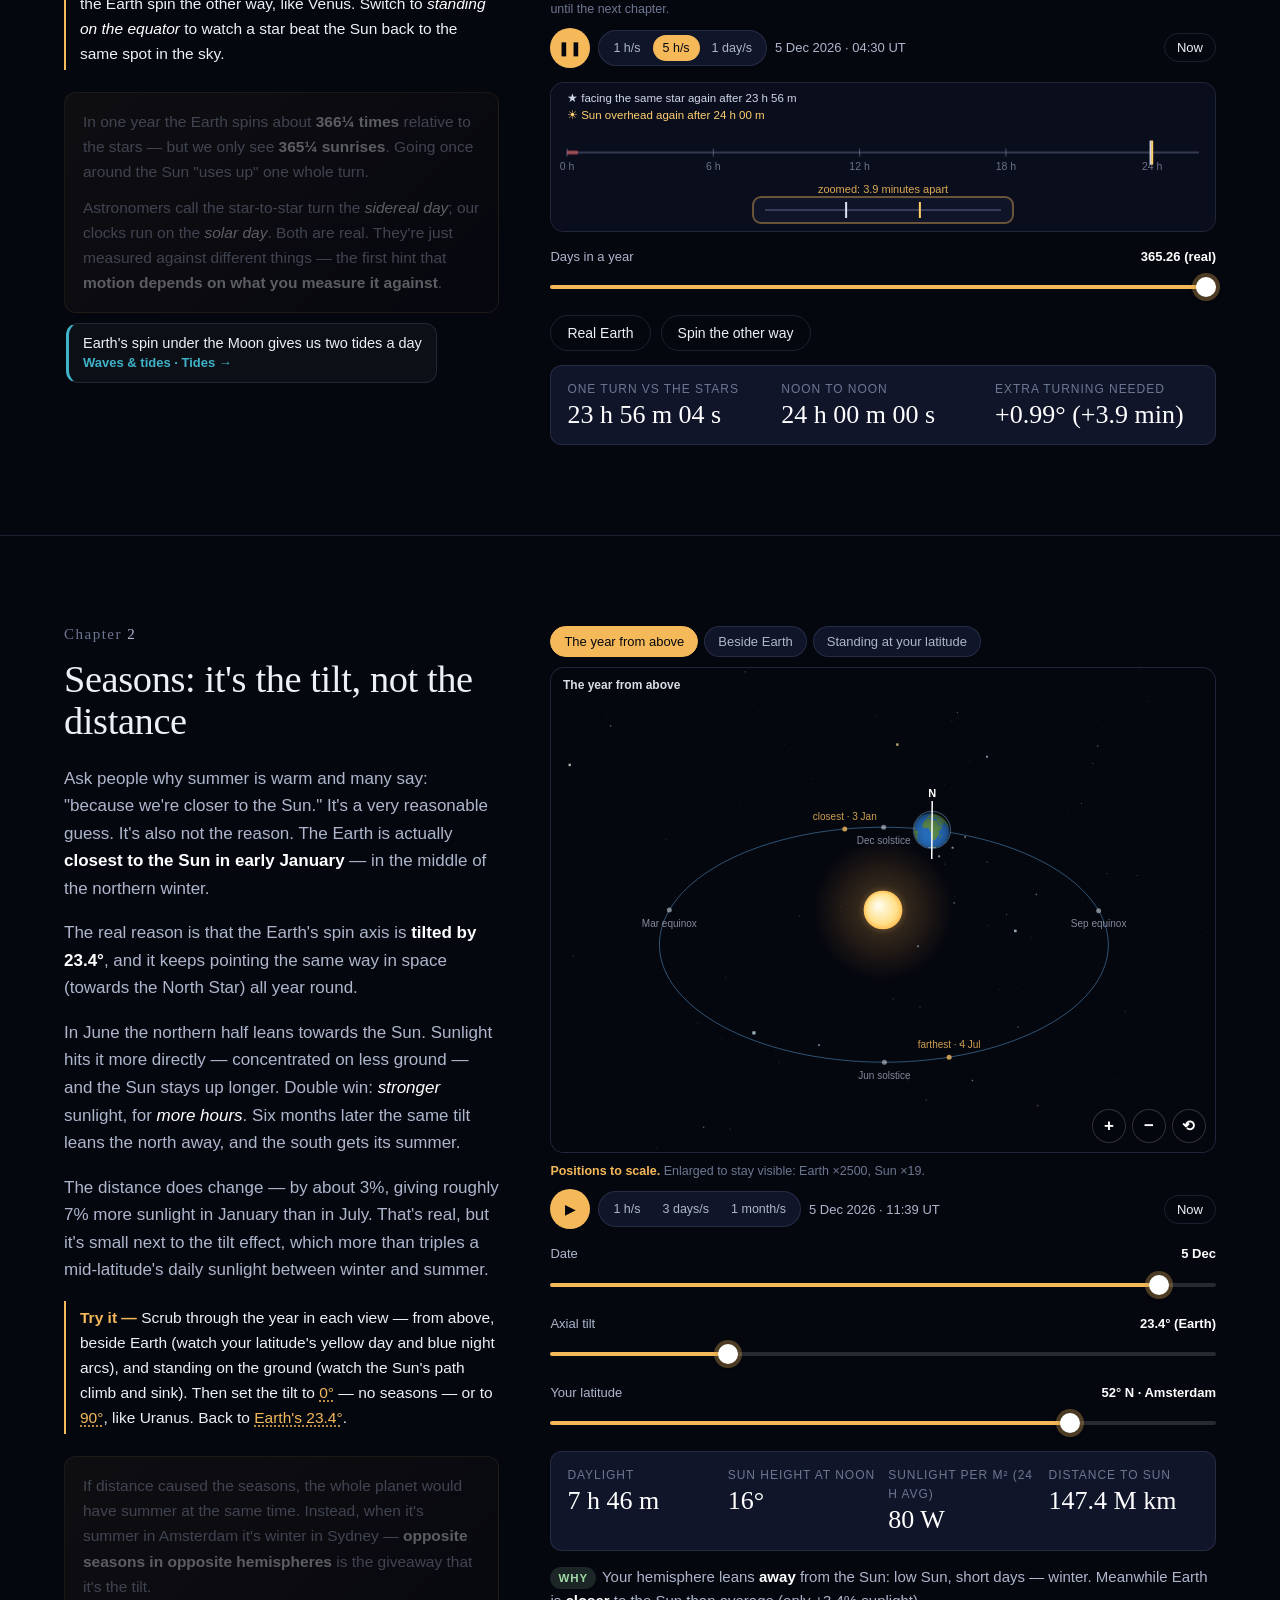
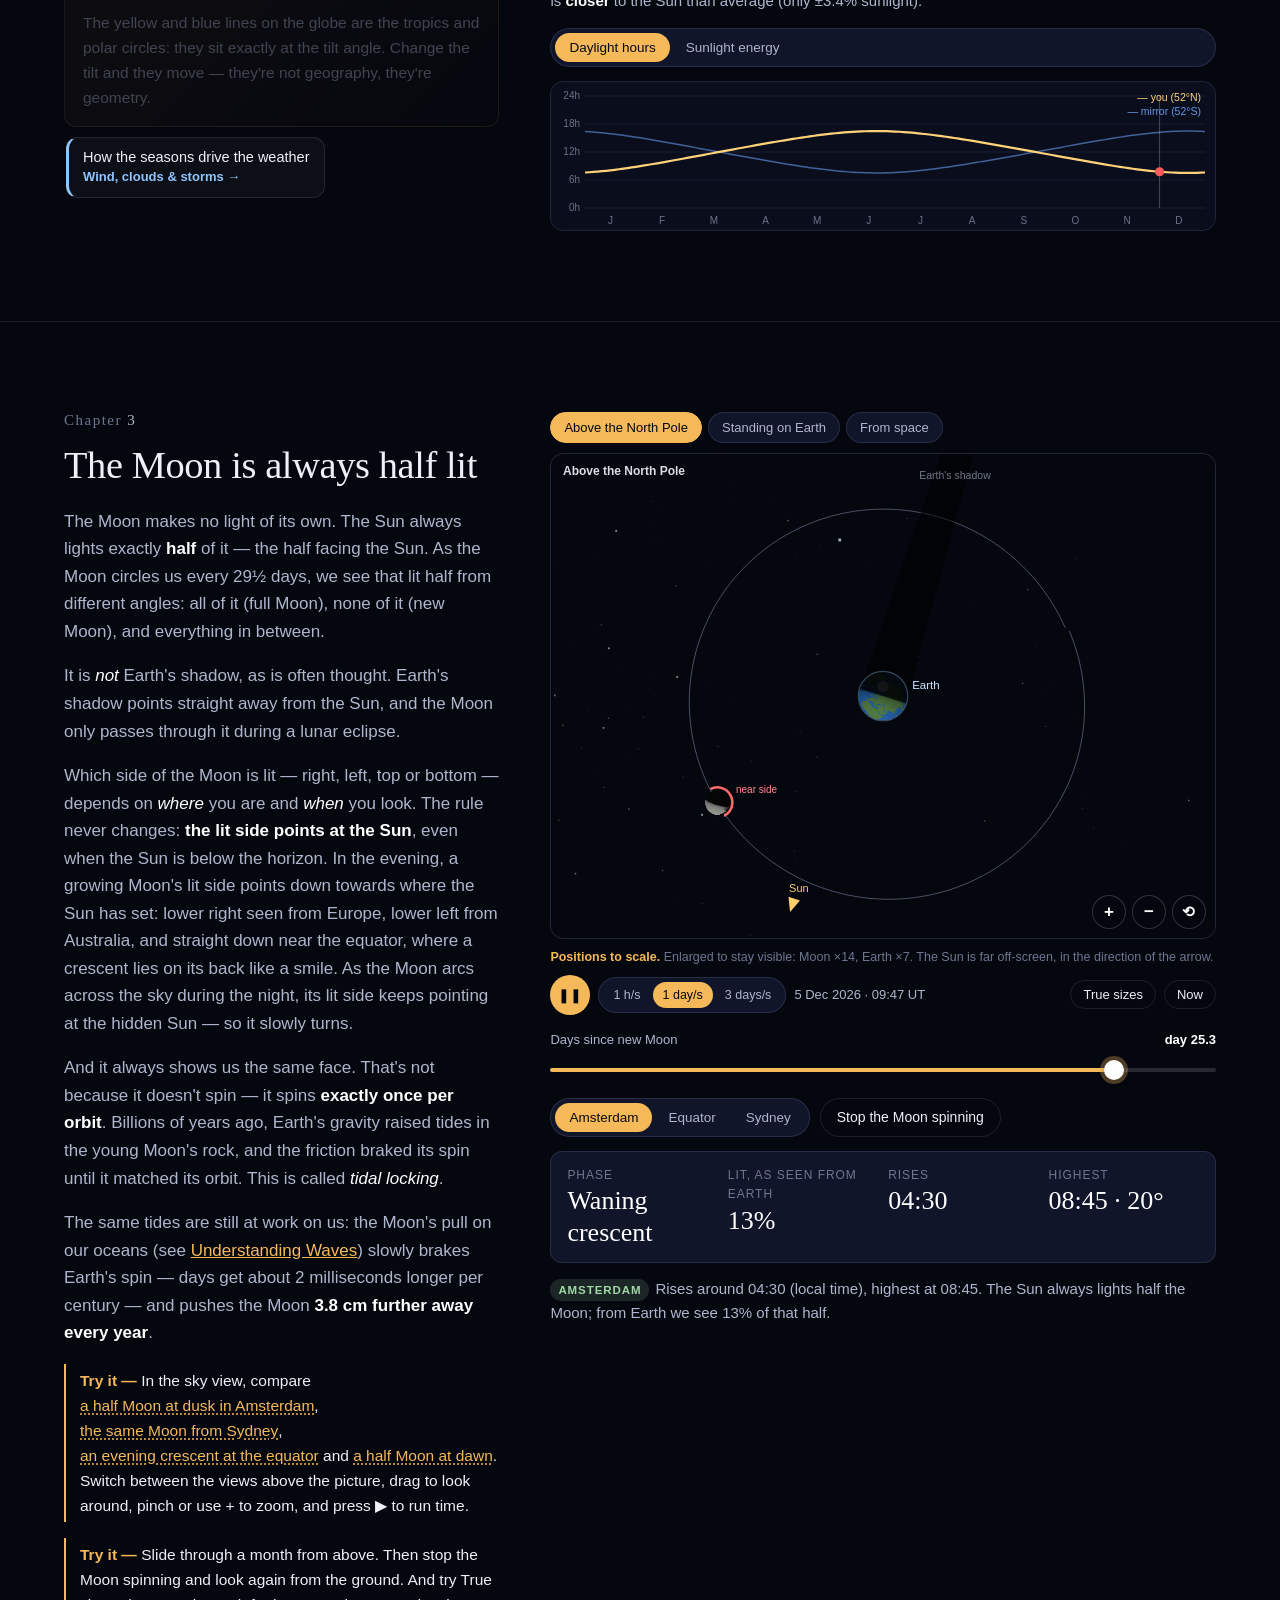
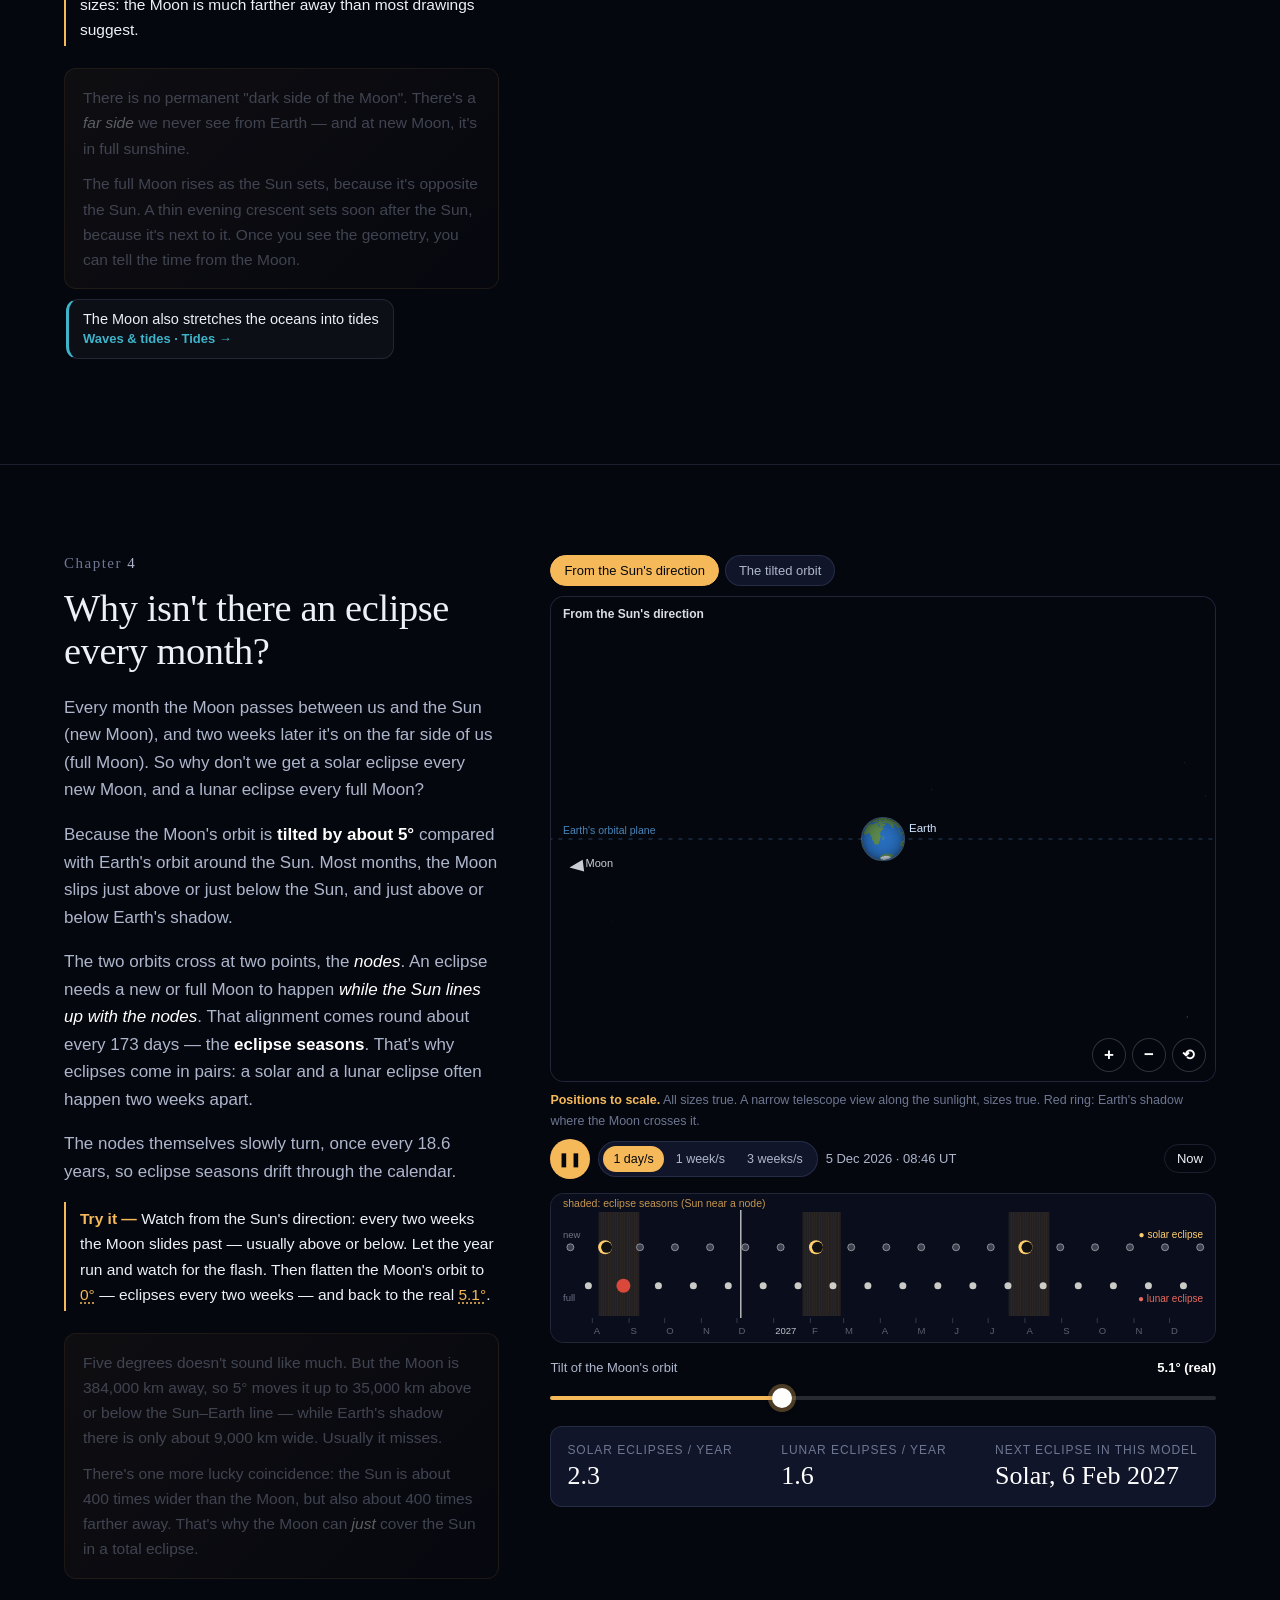
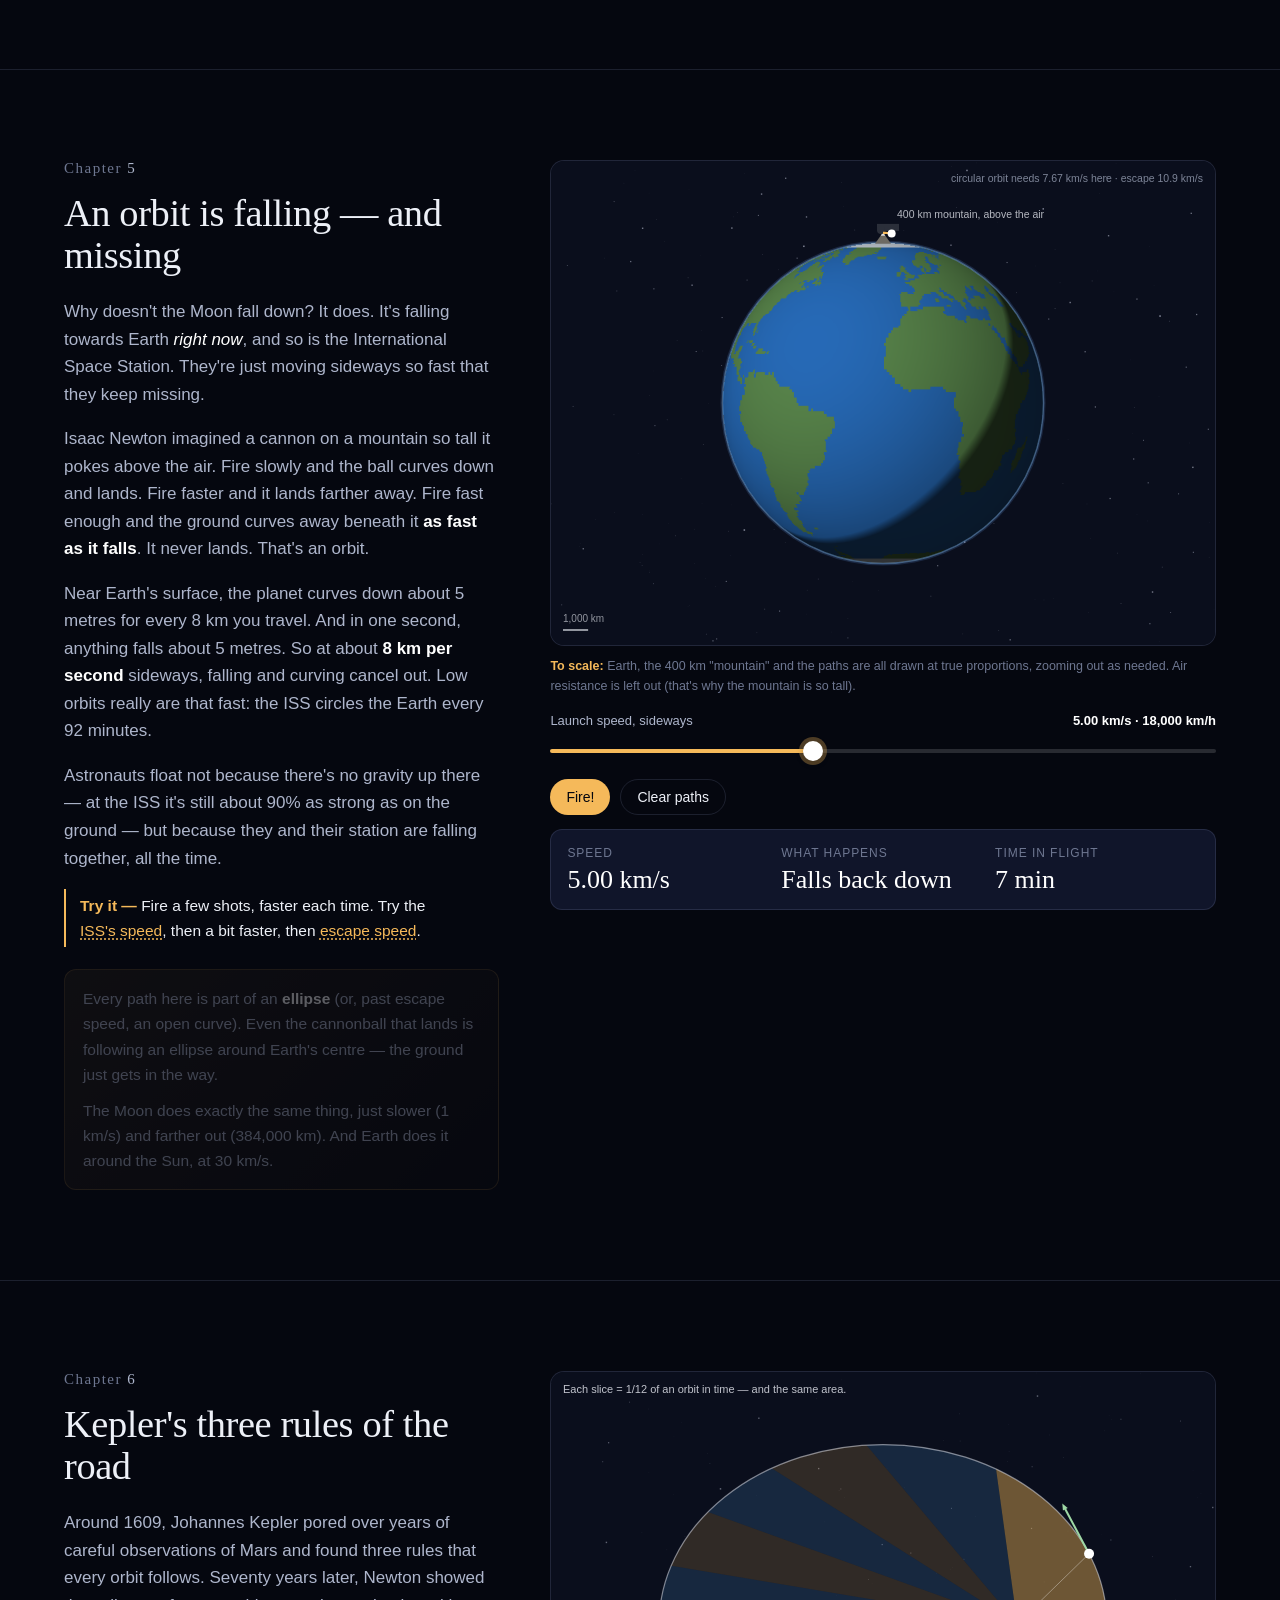
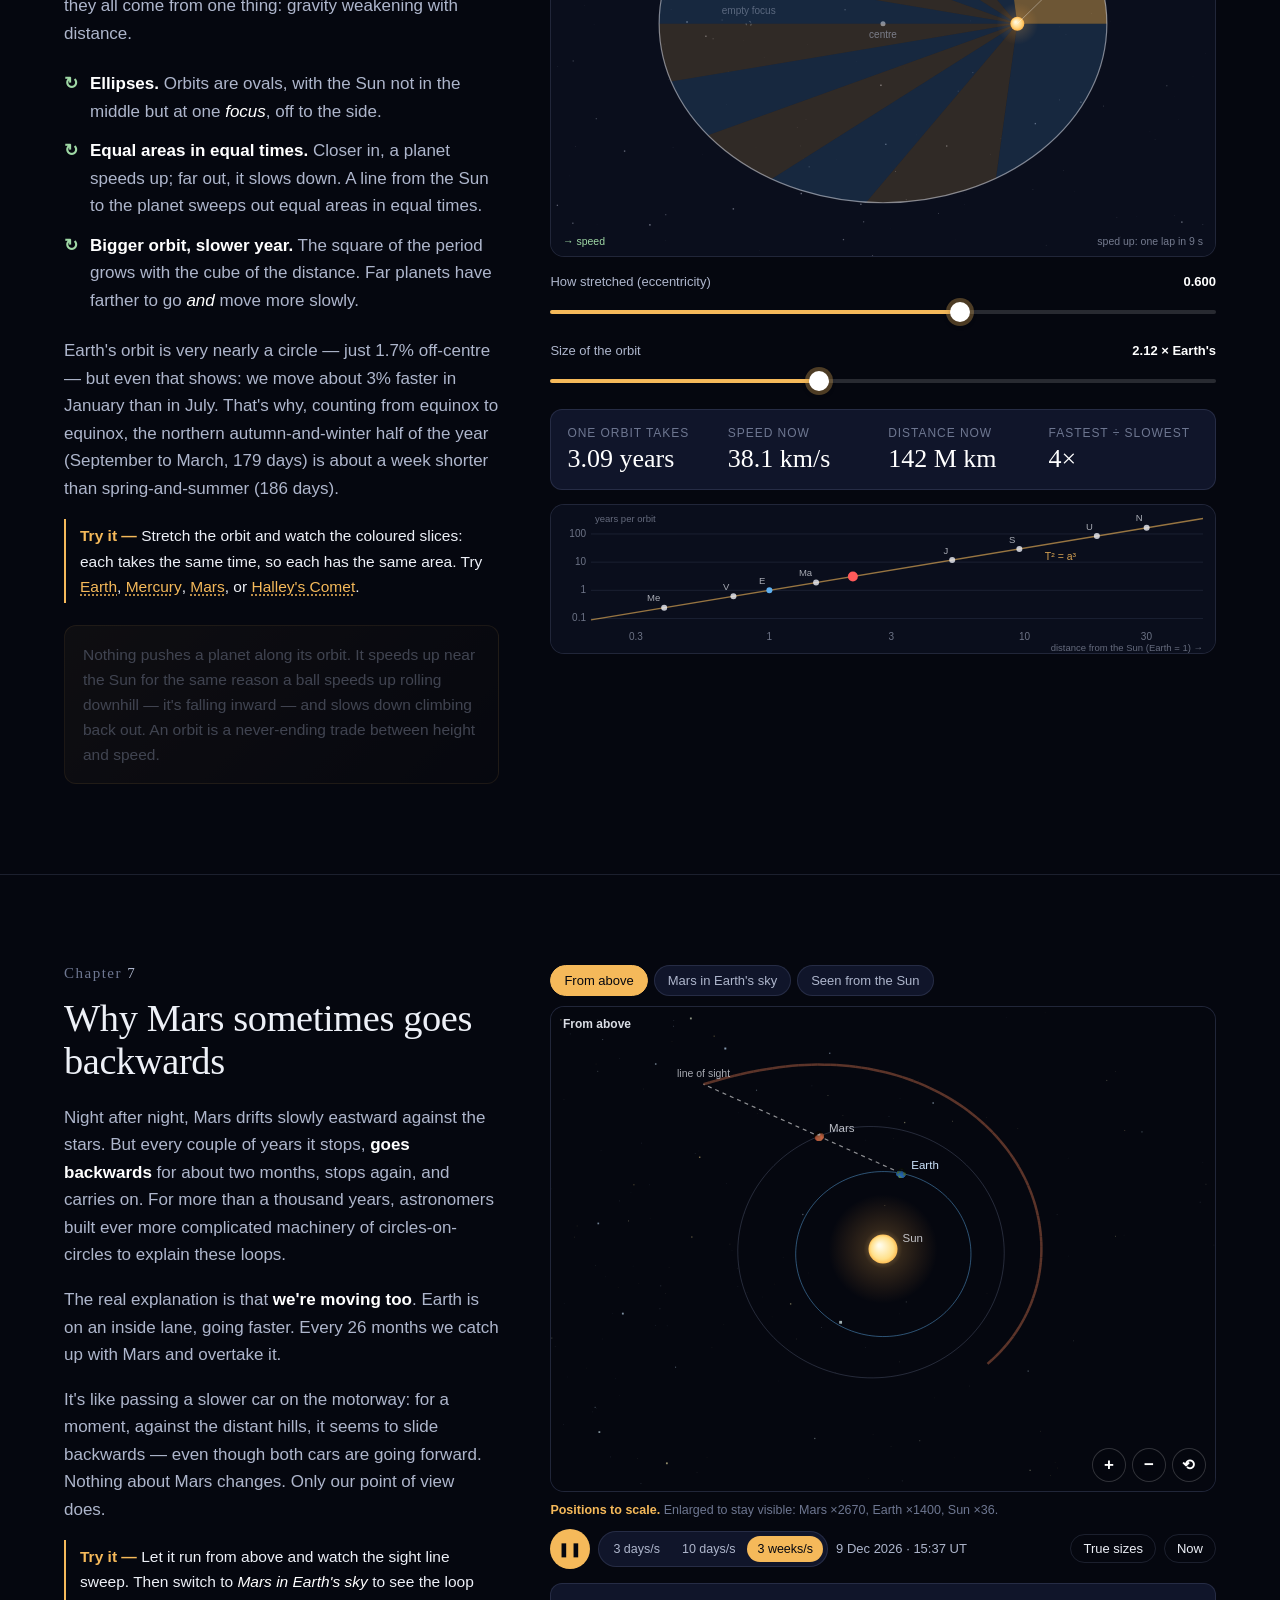
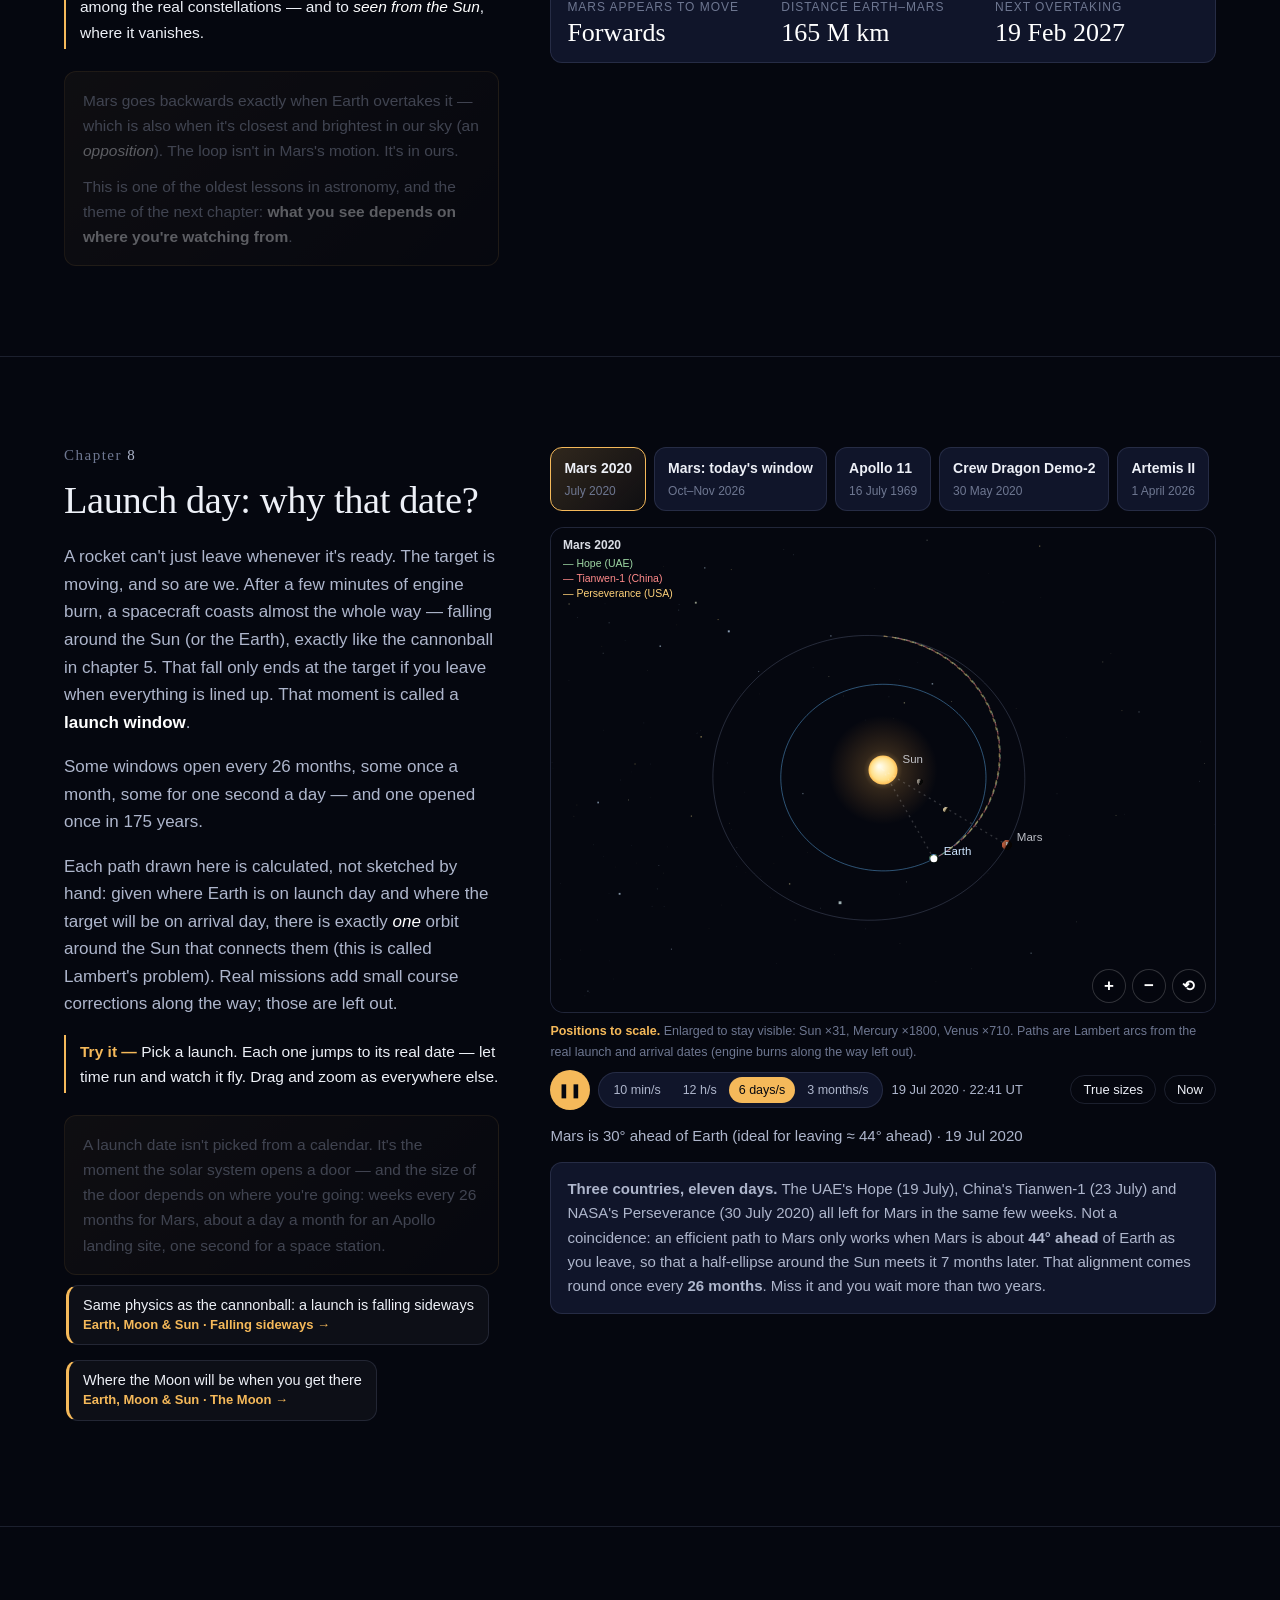
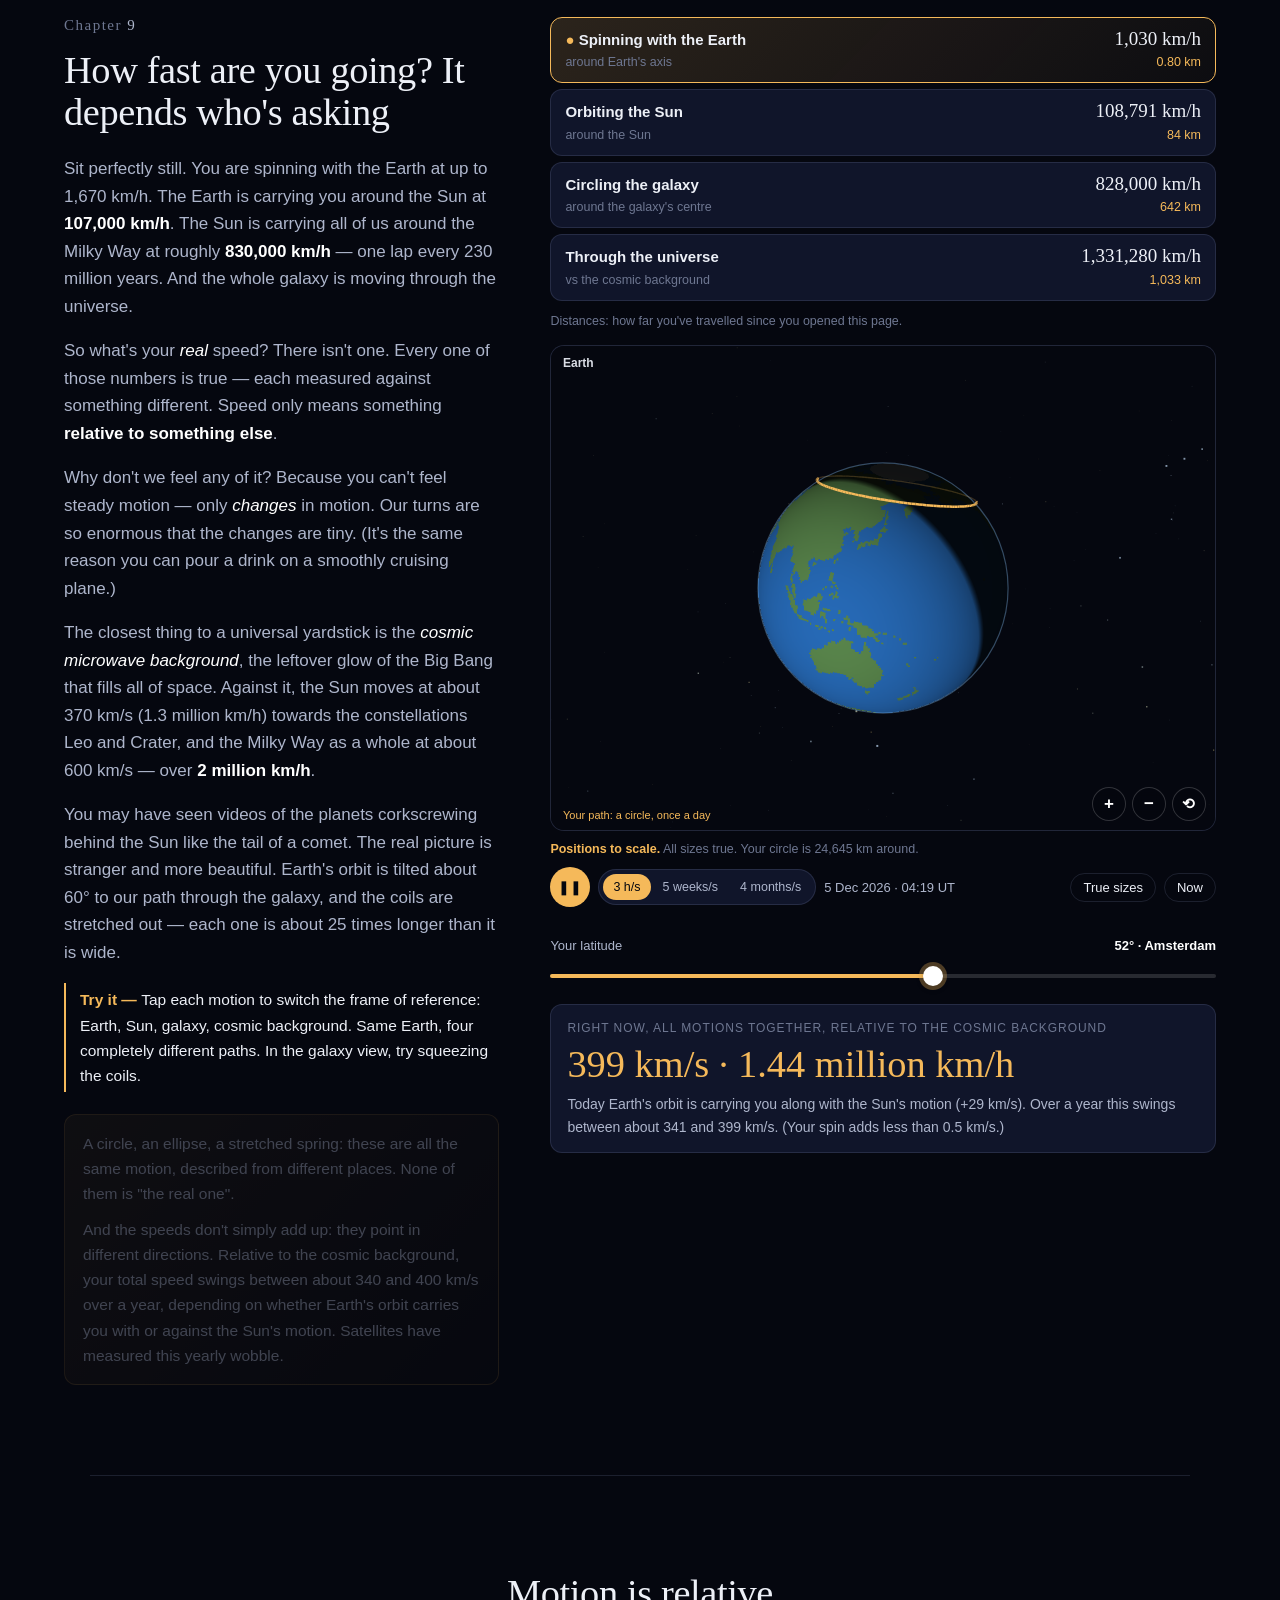
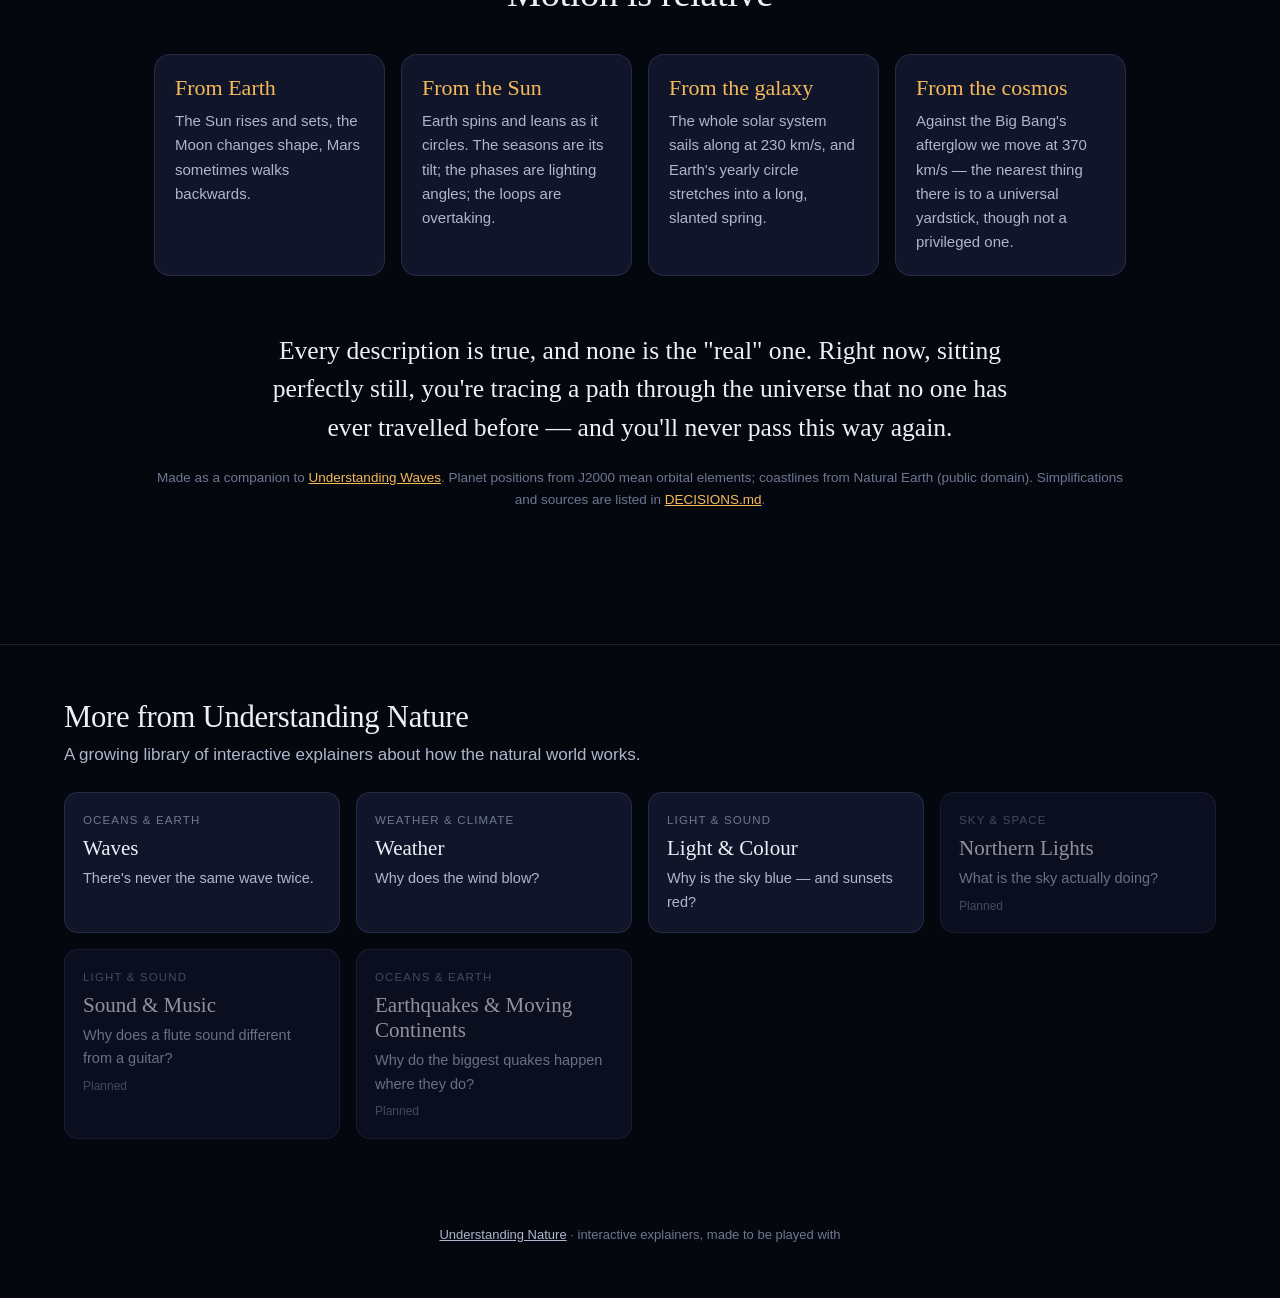
<file: site/orbits/index.html>
<!doctype html>
<html lang="en">
<head>
<meta charset="utf-8">
<meta name="viewport" content="width=device-width, initial-scale=1">
<title>Understanding Orbits — how the Earth, Moon and Sun move, and how we move through the universe</title>
<meta name="description" content="An interactive guide to day and night, seasons, the Moon, orbits — and the giant corkscrew you're tracing through space while sitting still.">
<link rel="icon" href="favicon.svg" type="image/svg+xml">
<meta name="theme-color" content="#05070f">
<link rel="canonical" href="https://mklasen.github.io/understanding-nature/orbits/">
<meta property="og:type" content="website">
<meta property="og:site_name" content="Understanding Nature">
<meta property="og:title" content="Understanding Orbits — how the Earth, Moon and Sun move, and how we move through the universe">
<meta property="og:description" content="An interactive guide to day and night, seasons, the Moon, orbits — and the giant corkscrew you're tracing through space while sitting still.">
<meta property="og:url" content="https://mklasen.github.io/understanding-nature/orbits/">
<meta property="og:image" content="https://mklasen.github.io/understanding-nature/orbits/og.jpg">
<meta property="og:image:width" content="1200">
<meta property="og:image:height" content="630">
<meta name="twitter:card" content="summary_large_image">
<meta name="twitter:image" content="https://mklasen.github.io/understanding-nature/orbits/og.jpg">
<link rel="stylesheet" href="../kit/kit.css">
<link rel="stylesheet" href="css/orbits.css">
</head>
<body data-theme="space" data-explainer="orbits" data-root="../">

<!-- ============ HERO ============ -->
<header class="hero" id="top">
  <canvas id="hero-orrery" aria-label="A live model of the inner solar system"></canvas>
  <div class="hero-copy">
    <p class="kicker">An interactive guide to how we move</p>
    <h1>You are not<br>sitting still.</h1>
    <p class="lede">Right now you're spinning with the Earth, falling around the Sun, and sweeping around the galaxy. Why is a day 24 hours? Why are there seasons? Why does the Moon change shape? Drag the sliders and see for yourself.</p>
  </div>
  <div class="hero-caption">
    <p><b>Live:</b> the real Sun, planets and Moon right now. Drag to turn, pinch to zoom, tap a planet to fly there.</p>
    <div id="hero-views"></div>
    <p class="hero-note" id="hero-note"></p>
    <div class="btn-row">
      <button class="btn ghost small" id="hero-scale">True sizes</button>
      <button class="btn ghost small" id="hero-speed">Speed</button>
    </div>
  </div>
  <a class="scroll-cue" href="#day">Begin <span>↓</span></a>
</header>

<nav class="toc" aria-label="Chapters">
  <a href="#day"><i>1</i>Day &amp; night</a>
  <a href="#seasons"><i>2</i>Seasons</a>
  <a href="#moon"><i>3</i>The Moon</a>
  <a href="#eclipses"><i>4</i>Eclipses</a>
  <a href="#falling"><i>5</i>Falling sideways</a>
  <a href="#kepler"><i>6</i>Kepler's laws</a>
  <a href="#retrograde"><i>7</i>Backwards planets</a>
  <a href="#launches"><i>8</i>Launch day</a>
  <a href="#speed"><i>9</i>How fast are we going?</a>
  <a href="#summary"><i>10</i>Motion is relative</a>
</nav>

<main>
<!-- ============ 1. DAY & NIGHT ============ -->
<section class="chapter" id="day" data-module="day.js">
  <div class="text">
    <p class="num">1</p>
    <h2>Why a day is 24 hours (and also isn't)</h2>
    <p>Day and night are simple: the Earth is a ball lit from one side, and it <strong>spins</strong>. Your side turns into the sunlight (sunrise), across it (noon), and out again (sunset).</p>
    <p>But here's a puzzle. Measure one full turn of the Earth against the distant stars and you get <strong>23 hours 56 minutes</strong>. Yet noon-to-noon takes 24 hours. Where do the extra four minutes come from?</p>
    <p class="after">While the Earth spins, it's also travelling along its orbit. After one full turn, the Sun is no longer quite in the same direction — so the Earth has to turn <em>a little bit more</em> to bring the Sun back overhead.</p>
    <p class="try">Watch the red dot (you, at noon). Then shrink the year to a handful of days to make the effect huge, or make the Earth spin the other way, like Venus. Switch to <em>standing on the equator</em> to watch a star beat the Sun back to the same spot in the sky.</p>
    <aside class="aha">
      <p>In one year the Earth spins about <strong>366¼ times</strong> relative to the stars — but we only see <strong>365¼ sunrises</strong>. Going once around the Sun "uses up" one whole turn.</p>
      <p>Astronomers call the star-to-star turn the <em>sidereal day</em>; our clocks run on the <em>solar day</em>. Both are real. They're just measured against different things — the first hint that <strong>motion depends on what you measure it against</strong>.</p>
    </aside>
  </div>
  <div class="stage">
    <canvas id="day-canvas" class="panel-canvas square" aria-label="Earth seen from above the North Pole, orbiting the Sun — or the sky from the equator"></canvas>
    <canvas id="day-timeline" class="panel-canvas chart" aria-label="Timeline of one turn versus one solar day"></canvas>
    <div class="controls">
      <label class="ctl">
        <span class="ctl-label">Days in a year <output id="day-year-out"></output></span>
        <input type="range" id="day-year" min="0" max="1" step="0.001" value="1">
      </label>
      <div class="btn-row">
        <button class="btn ghost" id="day-real">Real Earth</button>
        <button class="btn ghost" id="day-retro">Spin the other way</button>
      </div>
    </div>
    <div class="readout grid3">
      <div><span class="ro-label">One turn vs the stars</span><span class="ro-value" id="day-sid">23 h 56 m</span></div>
      <div><span class="ro-label">Noon to noon</span><span class="ro-value" id="day-sol">24 h 00 m</span></div>
      <div><span class="ro-label">Extra turning needed</span><span class="ro-value" id="day-extra">0.99°</span></div>
    </div>
  </div>
</section>

<!-- ============ 2. SEASONS ============ -->
<section class="chapter" id="seasons" data-module="seasons.js">
  <div class="text">
    <p class="num">2</p>
    <h2>Seasons: it's the tilt, not the distance</h2>
    <p>Ask people why summer is warm and many say: "because we're closer to the Sun." It's a very reasonable guess. It's also not the reason. The Earth is actually <strong>closest to the Sun in early January</strong> — in the middle of the northern winter.</p>
    <p>The real reason is that the Earth's spin axis is <strong>tilted by 23.4°</strong>, and it keeps pointing the same way in space (towards the North Star) all year round.</p>
    <p class="after">In June the northern half leans towards the Sun. Sunlight hits it more directly — concentrated on less ground — and the Sun stays up longer. Double win: <em>stronger</em> sunlight, for <em>more hours</em>. Six months later the same tilt leans the north away, and the south gets its summer.</p>
    <p class="after">The distance does change — by about 3%, giving roughly 7% more sunlight in January than in July. That's real, but it's small next to the tilt effect, which more than triples a mid-latitude's daily sunlight between winter and summer.</p>
    <p class="try">Scrub through the year in each view — from above, beside Earth (watch your latitude's yellow day and blue night arcs), and standing on the ground (watch the Sun's path climb and sink). Then set the tilt to <button class="link" data-tilt="0">0°</button> — no seasons — or to <button class="link" data-tilt="90">90°</button>, like Uranus. Back to <button class="link" data-tilt="23.44">Earth's 23.4°</button>.</p>
    <aside class="aha">
      <p>If distance caused the seasons, the whole planet would have summer at the same time. Instead, when it's summer in Amsterdam it's winter in Sydney — <strong>opposite seasons in opposite hemispheres</strong> is the giveaway that it's the tilt.</p>
      <p>The yellow and blue lines on the globe are the tropics and polar circles: they sit exactly at the tilt angle. Change the tilt and they move — they're not geography, they're geometry.</p>
    </aside>
  </div>
  <div class="stage">
    <canvas id="seasons-canvas" class="panel-canvas square" aria-label="Earth's tilted orbit, a close-up beside Earth, and the Sun's path across your sky"></canvas>
    <div class="controls">
      <label class="ctl">
        <span class="ctl-label">Date <output id="seasons-date-out"></output></span>
        <input type="range" id="seasons-date" min="0" max="365" step="0.25" value="172">
      </label>
      <label class="ctl">
        <span class="ctl-label">Axial tilt <output id="seasons-tilt-out"></output></span>
        <input type="range" id="seasons-tilt" min="0" max="90" step="0.1" value="23.44">
      </label>
      <label class="ctl">
        <span class="ctl-label">Your latitude <output id="seasons-lat-out"></output></span>
        <input type="range" id="seasons-lat" min="-90" max="90" step="0.5" value="52">
      </label>
    </div>
    <div class="readout grid4">
      <div><span class="ro-label">Daylight</span><span class="ro-value" id="seasons-day">—</span></div>
      <div><span class="ro-label">Sun height at noon</span><span class="ro-value" id="seasons-noon">—</span></div>
      <div><span class="ro-label">Sunlight per m² (24 h avg)</span><span class="ro-value" id="seasons-ins">—</span></div>
      <div><span class="ro-label">Distance to Sun</span><span class="ro-value" id="seasons-dist">—</span></div>
    </div>
    <p class="why" id="seasons-why"></p>
    <div class="seg" id="seasons-chart-mode"><button class="on" data-mode="day">Daylight hours</button><button data-mode="ins">Sunlight energy</button></div>
    <canvas id="seasons-chart" class="panel-canvas chart" aria-label="Daylight over the year for your latitude and its mirror in the other hemisphere"></canvas>
  </div>
</section>

<!-- ============ 3. THE MOON ============ -->
<section class="chapter" id="moon" data-module="moon.js">
  <div class="text">
    <p class="num">3</p>
    <h2>The Moon is always half lit</h2>
    <p>The Moon makes no light of its own. The Sun always lights exactly <strong>half</strong> of it — the half facing the Sun. As the Moon circles us every 29½ days, we see that lit half from different angles: all of it (full Moon), none of it (new Moon), and everything in between.</p>
    <p>It is <em>not</em> Earth's shadow, as is often thought. Earth's shadow points straight away from the Sun, and the Moon only passes through it during a lunar eclipse.</p>
    <p class="after">Which side of the Moon is lit — right, left, top or bottom — depends on <em>where</em> you are and <em>when</em> you look. The rule never changes: <strong>the lit side points at the Sun</strong>, even when the Sun is below the horizon. In the evening, a growing Moon's lit side points down towards where the Sun has set: lower right seen from Europe, lower left from Australia, and straight down near the equator, where a crescent lies on its back like a smile. As the Moon arcs across the sky during the night, its lit side keeps pointing at the hidden Sun — so it slowly turns.</p>
    <p class="after">And it always shows us the same face. That's not because it doesn't spin — it spins <strong>exactly once per orbit</strong>. Billions of years ago, Earth's gravity raised tides in the young Moon's rock, and the friction braked its spin until it matched its orbit. This is called <em>tidal locking</em>.</p>
    <p class="after">The same tides are still at work on us: the Moon's pull on our oceans (see <a href="https://mklasen.github.io/understanding-waves/#tides">Understanding Waves</a>) slowly brakes Earth's spin — days get about 2 milliseconds longer per century — and pushes the Moon <strong>3.8 cm further away every year</strong>.</p>
    <p class="try">In the sky view, compare <button class="link" data-sky="ams-fq">a half Moon at dusk in Amsterdam</button>, <button class="link" data-sky="syd-fq">the same Moon from Sydney</button>, <button class="link" data-sky="eq-cr">an evening crescent at the equator</button> and <button class="link" data-sky="ams-lq">a half Moon at dawn</button>. Switch between the views above the picture, drag to look around, pinch or use + to zoom, and press ▶ to run time.</p>
    <p class="try">Slide through a month from above. Then stop the Moon spinning and look again from the ground. And try True sizes: the Moon is much farther away than most drawings suggest.</p>
    <aside class="aha">
      <p>There is no permanent "dark side of the Moon". There's a <em>far side</em> we never see from Earth — and at new Moon, it's in full sunshine.</p>
      <p>The full Moon rises as the Sun sets, because it's opposite the Sun. A thin evening crescent sets soon after the Sun, because it's next to it. Once you see the geometry, you can tell the time from the Moon.</p>
    </aside>
  </div>
  <div class="stage">
    <canvas id="moon-canvas" class="panel-canvas square" aria-label="Earth, Moon and Sun — explore from above, from space, or from the ground"></canvas>
    <div class="controls">
      <label class="ctl">
        <span class="ctl-label">Days since new Moon <output id="moon-age-out">—</output></span>
        <input type="range" id="moon-age" min="0" max="29.5" step="0.05" value="0">
      </label>
      <div class="btn-row">
        <div class="seg" id="moon-place"><button class="on" data-place="ams">Amsterdam</button><button data-place="eq">Equator</button><button data-place="syd">Sydney</button></div>
        <button class="btn ghost" id="moon-unlock">Stop the Moon spinning</button>
      </div>
    </div>
    <div class="readout grid4">
      <div><span class="ro-label">Phase</span><span class="ro-value" id="moon-phase">—</span></div>
      <div><span class="ro-label">Lit, as seen from Earth</span><span class="ro-value" id="moon-lit">—</span></div>
      <div><span class="ro-label">Rises</span><span class="ro-value" id="moon-rise">—</span></div>
      <div><span class="ro-label">Highest</span><span class="ro-value" id="moon-high">—</span></div>
    </div>
    <p class="why" id="moon-why"></p>
  </div>
</section>

<!-- ============ 4. ECLIPSES ============ -->
<section class="chapter" id="eclipses" data-module="eclipses.js">
  <div class="text">
    <p class="num">4</p>
    <h2>Why isn't there an eclipse every month?</h2>
    <p>Every month the Moon passes between us and the Sun (new Moon), and two weeks later it's on the far side of us (full Moon). So why don't we get a solar eclipse every new Moon, and a lunar eclipse every full Moon?</p>
    <p>Because the Moon's orbit is <strong>tilted by about 5°</strong> compared with Earth's orbit around the Sun. Most months, the Moon slips just above or just below the Sun, and just above or below Earth's shadow.</p>
    <p class="after">The two orbits cross at two points, the <em>nodes</em>. An eclipse needs a new or full Moon to happen <em>while the Sun lines up with the nodes</em>. That alignment comes round about every 173 days — the <strong>eclipse seasons</strong>. That's why eclipses come in pairs: a solar and a lunar eclipse often happen two weeks apart.</p>
    <p class="after">The nodes themselves slowly turn, once every 18.6 years, so eclipse seasons drift through the calendar.</p>
    <p class="try">Watch from the Sun's direction: every two weeks the Moon slides past — usually above or below. Let the year run and watch for the flash. Then flatten the Moon's orbit to <button class="link" data-incl="0">0°</button> — eclipses every two weeks — and back to the real <button class="link" data-incl="5.145">5.1°</button>.</p>
    <aside class="aha">
      <p>Five degrees doesn't sound like much. But the Moon is 384,000 km away, so 5° moves it up to 35,000 km above or below the Sun–Earth line — while Earth's shadow there is only about 9,000 km wide. Usually it misses.</p>
      <p>There's one more lucky coincidence: the Sun is about 400 times wider than the Moon, but also about 400 times farther away. That's why the Moon can <em>just</em> cover the Sun in a total eclipse.</p>
    </aside>
  </div>
  <div class="stage">
    <canvas id="eclipse-canvas" class="panel-canvas square" aria-label="The Moon's tilted orbit, and the view from the Sun's direction"></canvas>
    <canvas id="eclipse-timeline" class="panel-canvas chart" aria-label="New and full Moons over 18 months, with eclipses highlighted"></canvas>
    <div class="controls">
      <label class="ctl">
        <span class="ctl-label">Tilt of the Moon's orbit <output id="eclipse-incl-out"></output></span>
        <input type="range" id="eclipse-incl" min="0" max="15" step="0.005" value="5.145">
      </label>
    </div>
    <div class="readout grid3">
      <div><span class="ro-label">Solar eclipses / year</span><span class="ro-value" id="eclipse-solar">—</span></div>
      <div><span class="ro-label">Lunar eclipses / year</span><span class="ro-value" id="eclipse-lunar">—</span></div>
      <div><span class="ro-label">Next eclipse in this model</span><span class="ro-value" id="eclipse-next">—</span></div>
    </div>
  </div>
</section>

<!-- ============ 5. FALLING SIDEWAYS ============ -->
<section class="chapter" id="falling" data-module="falling.js">
  <div class="text">
    <p class="num">5</p>
    <h2>An orbit is falling — and missing</h2>
    <p>Why doesn't the Moon fall down? It does. It's falling towards Earth <em>right now</em>, and so is the International Space Station. They're just moving sideways so fast that they keep missing.</p>
    <p>Isaac Newton imagined a cannon on a mountain so tall it pokes above the air. Fire slowly and the ball curves down and lands. Fire faster and it lands farther away. Fire fast enough and the ground curves away beneath it <strong>as fast as it falls</strong>. It never lands. That's an orbit.</p>
    <p class="after">Near Earth's surface, the planet curves down about 5 metres for every 8 km you travel. And in one second, anything falls about 5 metres. So at about <strong>8 km per second</strong> sideways, falling and curving cancel out. Low orbits really are that fast: the ISS circles the Earth every 92 minutes.</p>
    <p class="after">Astronauts float not because there's no gravity up there — at the ISS it's still about 90% as strong as on the ground — but because they and their station are falling together, all the time.</p>
    <p class="try">Fire a few shots, faster each time. Try the <button class="link" data-v="7.67">ISS's speed</button>, then a bit faster, then <button class="link" data-v="11.1">escape speed</button>.</p>
    <aside class="aha">
      <p>Every path here is part of an <strong>ellipse</strong> (or, past escape speed, an open curve). Even the cannonball that lands is following an ellipse around Earth's centre — the ground just gets in the way.</p>
      <p>The Moon does exactly the same thing, just slower (1 km/s) and farther out (384,000 km). And Earth does it around the Sun, at 30 km/s.</p>
    </aside>
  </div>
  <div class="stage">
    <canvas id="fall-canvas" class="panel-canvas square" aria-label="Newton's cannon on a mountain above the atmosphere"></canvas>
    <p class="scale-note"><b>To scale:</b> Earth, the 400 km "mountain" and the paths are all drawn at true proportions, zooming out as needed. Air resistance is left out (that's why the mountain is so tall).</p>
    <div class="controls">
      <label class="ctl">
        <span class="ctl-label">Launch speed, sideways <output id="fall-v-out"></output></span>
        <input type="range" id="fall-v" min="0.5" max="12" step="0.01" value="5">
      </label>
      <div class="btn-row">
        <button class="btn" id="fall-fire">Fire!</button>
        <button class="btn ghost" id="fall-clear">Clear paths</button>
      </div>
    </div>
    <div class="readout grid3">
      <div><span class="ro-label">Speed</span><span class="ro-value" id="fall-speed">—</span></div>
      <div><span class="ro-label">What happens</span><span class="ro-value" id="fall-outcome">—</span></div>
      <div><span class="ro-label">Time in flight</span><span class="ro-value" id="fall-time">—</span></div>
    </div>
  </div>
</section>

<!-- ============ 6. KEPLER ============ -->
<section class="chapter" id="kepler" data-module="kepler.js">
  <div class="text">
    <p class="num">6</p>
    <h2>Kepler's three rules of the road</h2>
    <p>Around 1609, Johannes Kepler pored over years of careful observations of Mars and found three rules that every orbit follows. Seventy years later, Newton showed they all come from one thing: gravity weakening with distance.</p>
    <ul class="ingredients">
      <li><b>Ellipses.</b> Orbits are ovals, with the Sun not in the middle but at one <em>focus</em>, off to the side.</li>
      <li><b>Equal areas in equal times.</b> Closer in, a planet speeds up; far out, it slows down. A line from the Sun to the planet sweeps out equal areas in equal times.</li>
      <li><b>Bigger orbit, slower year.</b> The square of the period grows with the cube of the distance. Far planets have farther to go <em>and</em> move more slowly.</li>
    </ul>
    <p class="after">Earth's orbit is very nearly a circle — just 1.7% off-centre — but even that shows: we move about 3% faster in January than in July. That's why, counting from equinox to equinox, the northern autumn-and-winter half of the year (September to March, 179 days) is about a week shorter than spring-and-summer (186 days).</p>
    <p class="try">Stretch the orbit and watch the coloured slices: each takes the same time, so each has the same area. Try <button class="link" data-orbit="earth">Earth</button>, <button class="link" data-orbit="mercury">Mercury</button>, <button class="link" data-orbit="mars">Mars</button>, or <button class="link" data-orbit="halley">Halley's Comet</button>.</p>
    <aside class="aha">
      <p>Nothing pushes a planet along its orbit. It speeds up near the Sun for the same reason a ball speeds up rolling downhill — it's falling inward — and slows down climbing back out. An orbit is a never-ending trade between height and speed.</p>
    </aside>
  </div>
  <div class="stage">
    <canvas id="kepler-canvas" class="panel-canvas square" aria-label="An elliptical orbit divided into slices of equal time"></canvas>
    <div class="controls">
      <label class="ctl">
        <span class="ctl-label">How stretched (eccentricity) <output id="kepler-e-out"></output></span>
        <input type="range" id="kepler-e" min="0" max="0.97" step="0.001" value="0.6">
      </label>
      <label class="ctl">
        <span class="ctl-label">Size of the orbit <output id="kepler-a-out"></output></span>
        <input type="range" id="kepler-a" min="0" max="1" step="0.001" value="0.4">
      </label>
    </div>
    <div class="readout grid4">
      <div><span class="ro-label">One orbit takes</span><span class="ro-value" id="kepler-T">—</span></div>
      <div><span class="ro-label">Speed now</span><span class="ro-value" id="kepler-v">—</span></div>
      <div><span class="ro-label">Distance now</span><span class="ro-value" id="kepler-r">—</span></div>
      <div><span class="ro-label">Fastest ÷ slowest</span><span class="ro-value" id="kepler-ratio">—</span></div>
    </div>
    <canvas id="kepler-chart" class="panel-canvas chart" aria-label="Orbital period against distance for the planets"></canvas>
  </div>
</section>

<!-- ============ 7. RETROGRADE ============ -->
<section class="chapter" id="retrograde" data-module="retrograde.js">
  <div class="text">
    <p class="num">7</p>
    <h2>Why Mars sometimes goes backwards</h2>
    <p>Night after night, Mars drifts slowly eastward against the stars. But every couple of years it stops, <strong>goes backwards</strong> for about two months, stops again, and carries on. For more than a thousand years, astronomers built ever more complicated machinery of circles-on-circles to explain these loops.</p>
    <p>The real explanation is that <strong>we're moving too</strong>. Earth is on an inside lane, going faster. Every 26 months we catch up with Mars and overtake it.</p>
    <p class="after">It's like passing a slower car on the motorway: for a moment, against the distant hills, it seems to slide backwards — even though both cars are going forward. Nothing about Mars changes. Only our point of view does.</p>
    <p class="try">Let it run from above and watch the sight line sweep. Then switch to <em>Mars in Earth's sky</em> to see the loop among the real constellations — and to <em>seen from the Sun</em>, where it vanishes.</p>
    <aside class="aha">
      <p>Mars goes backwards exactly when Earth overtakes it — which is also when it's closest and brightest in our sky (an <em>opposition</em>). The loop isn't in Mars's motion. It's in ours.</p>
      <p>This is one of the oldest lessons in astronomy, and the theme of the next chapter: <strong>what you see depends on where you're watching from</strong>.</p>
    </aside>
  </div>
  <div class="stage">
    <canvas id="retro-canvas" class="panel-canvas square" aria-label="Earth and Mars from above, and Mars's path through Earth's sky"></canvas>
    <div class="readout grid3">
      <div><span class="ro-label">Mars appears to move</span><span class="ro-value" id="retro-dir">—</span></div>
      <div><span class="ro-label">Distance Earth–Mars</span><span class="ro-value" id="retro-dist">—</span></div>
      <div><span class="ro-label">Next overtaking</span><span class="ro-value" id="retro-next">—</span></div>
    </div>
  </div>
</section>

<!-- ============ 8. LAUNCH DAY ============ -->
<section class="chapter" id="launches" data-module="launches.js">
  <div class="text">
    <p class="num">8</p>
    <h2>Launch day: why that date?</h2>
    <p>A rocket can't just leave whenever it's ready. The target is moving, and so are we. After a few minutes of engine burn, a spacecraft coasts almost the whole way — falling around the Sun (or the Earth), exactly like the cannonball in chapter 5. That fall only ends at the target if you leave when everything is lined up. That moment is called a <strong>launch window</strong>.</p>
    <p>Some windows open every 26 months, some once a month, some for one second a day — and one opened once in 175 years.</p>
    <p class="after">Each path drawn here is calculated, not sketched by hand: given where Earth is on launch day and where the target will be on arrival day, there is exactly <em>one</em> orbit around the Sun that connects them (this is called Lambert's problem). Real missions add small course corrections along the way; those are left out.</p>
    <p class="try">Pick a launch. Each one jumps to its real date — let time run and watch it fly. Drag and zoom as everywhere else.</p>
    <aside class="aha">
      <p>A launch date isn't picked from a calendar. It's the moment the solar system opens a door — and the size of the door depends on where you're going: weeks every 26 months for Mars, about a day a month for an Apollo landing site, one second for a space station.</p>
    </aside>
  </div>
  <div class="stage">
    <div class="mission-list" id="launch-list"></div>
    <div class="seg" id="launch-sub" style="display:none"></div>
    <canvas id="launch-canvas" class="panel-canvas square" aria-label="Historic and current launches on their real dates"></canvas>
    <p class="why" id="launch-live"></p>
    <div class="launch-why" id="launch-why"></div>
  </div>
</section>

<!-- ============ 9. HOW FAST ============ -->
<section class="chapter" id="speed" data-module="speed.js">
  <div class="text">
    <p class="num">9</p>
    <h2>How fast are you going? It depends who's asking</h2>
    <p>Sit perfectly still. You are spinning with the Earth at up to 1,670 km/h. The Earth is carrying you around the Sun at <strong>107,000 km/h</strong>. The Sun is carrying all of us around the Milky Way at roughly <strong>830,000 km/h</strong> — one lap every 230 million years. And the whole galaxy is moving through the universe.</p>
    <p>So what's your <em>real</em> speed? There isn't one. Every one of those numbers is true — each measured against something different. Speed only means something <strong>relative to something else</strong>.</p>
    <p class="after">Why don't we feel any of it? Because you can't feel steady motion — only <em>changes</em> in motion. Our turns are so enormous that the changes are tiny. (It's the same reason you can pour a drink on a smoothly cruising plane.)</p>
    <p class="after">The closest thing to a universal yardstick is the <em>cosmic microwave background</em>, the leftover glow of the Big Bang that fills all of space. Against it, the Sun moves at about 370 km/s (1.3 million km/h) towards the constellations Leo and Crater, and the Milky Way as a whole at about 600 km/s — over <strong>2 million km/h</strong>.</p>
    <p class="after">You may have seen videos of the planets corkscrewing behind the Sun like the tail of a comet. The real picture is stranger and more beautiful. Earth's orbit is tilted about 60° to our path through the galaxy, and the coils are stretched out — each one is about 25 times longer than it is wide.</p>
    <p class="try">Tap each motion to switch the frame of reference: Earth, Sun, galaxy, cosmic background. Same Earth, four completely different paths. In the galaxy view, try squeezing the coils.</p>
    <aside class="aha">
      <p>A circle, an ellipse, a stretched spring: these are all the same motion, described from different places. None of them is "the real one".</p>
      <p>And the speeds don't simply add up: they point in different directions. Relative to the cosmic background, your total speed swings between about 340 and 400 km/s over a year, depending on whether Earth's orbit carries you with or against the Sun's motion. Satellites have measured this yearly wobble.</p>
    </aside>
  </div>
  <div class="stage">
    <div class="speed-rows" id="speed-rows">
      <button class="speed-row on" data-frame="earth"><span class="sr-name">Spinning with the Earth</span><span class="sr-rel">around Earth's axis</span><span class="sr-v" id="sp-earth">—</span><span class="sr-d" id="sd-earth">—</span></button>
      <button class="speed-row" data-frame="sun"><span class="sr-name">Orbiting the Sun</span><span class="sr-rel">around the Sun</span><span class="sr-v" id="sp-sun">—</span><span class="sr-d" id="sd-sun">—</span></button>
      <button class="speed-row" data-frame="galaxy"><span class="sr-name">Circling the galaxy</span><span class="sr-rel">around the galaxy's centre</span><span class="sr-v" id="sp-galaxy">—</span><span class="sr-d" id="sd-galaxy">—</span></button>
      <button class="speed-row" data-frame="cmb"><span class="sr-name">Through the universe</span><span class="sr-rel">vs the cosmic background</span><span class="sr-v" id="sp-cmb">—</span><span class="sr-d" id="sd-cmb">—</span></button>
    </div>
    <p class="scale-note">Distances: how far you've travelled since you opened this page.</p>
    <canvas id="speed-canvas" class="panel-canvas square" aria-label="Earth's path in the chosen frame of reference"></canvas>
    <div class="controls">
      <div class="btn-row"><button class="btn ghost" id="speed-squeeze">Squeeze the coils</button></div>
      <label class="ctl" id="speed-lat-ctl">
        <span class="ctl-label">Your latitude <output id="speed-lat-out"></output></span>
        <input type="range" id="speed-lat" min="0" max="90" step="1" value="52">
      </label>
    </div>
    <div class="readout big">
      <span class="ro-label">Right now, all motions together, relative to the cosmic background</span>
      <span class="ro-value" id="speed-total">—</span>
      <span class="ro-note" id="speed-total-note"></span>
    </div>
  </div>
</section>

<!-- ============ 9. SUMMARY ============ -->
<section class="summary" id="summary">
  <h2>Motion is relative</h2>
  <div class="cards four">
    <div class="card"><h3>From Earth</h3><p>The Sun rises and sets, the Moon changes shape, Mars sometimes walks backwards.</p></div>
    <div class="card"><h3>From the Sun</h3><p>Earth spins and leans as it circles. The seasons are its tilt; the phases are lighting angles; the loops are overtaking.</p></div>
    <div class="card"><h3>From the galaxy</h3><p>The whole solar system sails along at 230 km/s, and Earth's yearly circle stretches into a long, slanted spring.</p></div>
    <div class="card"><h3>From the cosmos</h3><p>Against the Big Bang's afterglow we move at 370 km/s — the nearest thing there is to a universal yardstick, though not a privileged one.</p></div>
  </div>
  <p class="closing">Every description is true, and none is the "real" one. Right now, sitting perfectly still, you're tracing a path through the universe that no one has ever travelled before — and you'll never pass this way again.</p>
  <p class="foot">Made as a companion to <a href="https://mklasen.github.io/understanding-waves/">Understanding Waves</a>. Planet positions from J2000 mean orbital elements; coastlines from Natural Earth (public domain). Simplifications and sources are listed in <a href="DECISIONS.md">DECISIONS.md</a>.</p>
</section>
</main>


<script type="module" src="js/main.js"></script>
</body>
</html>
</file>
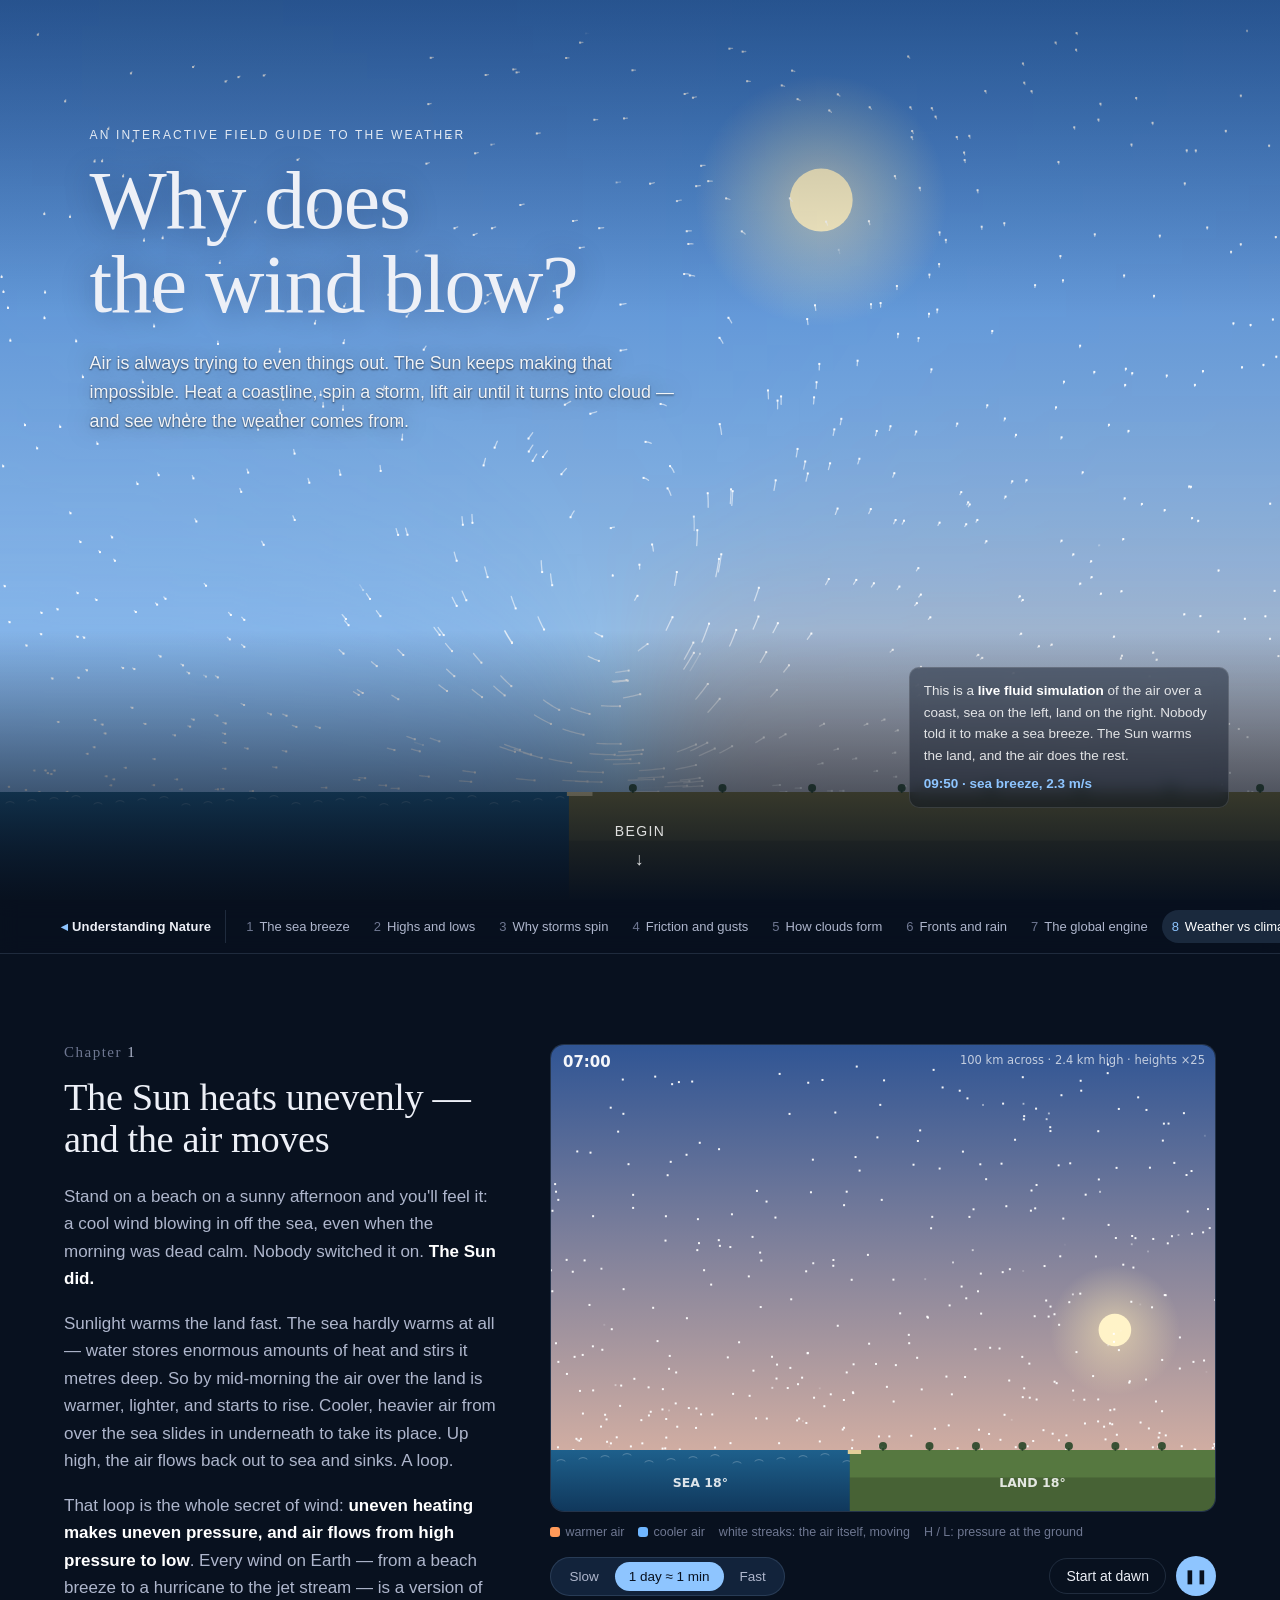
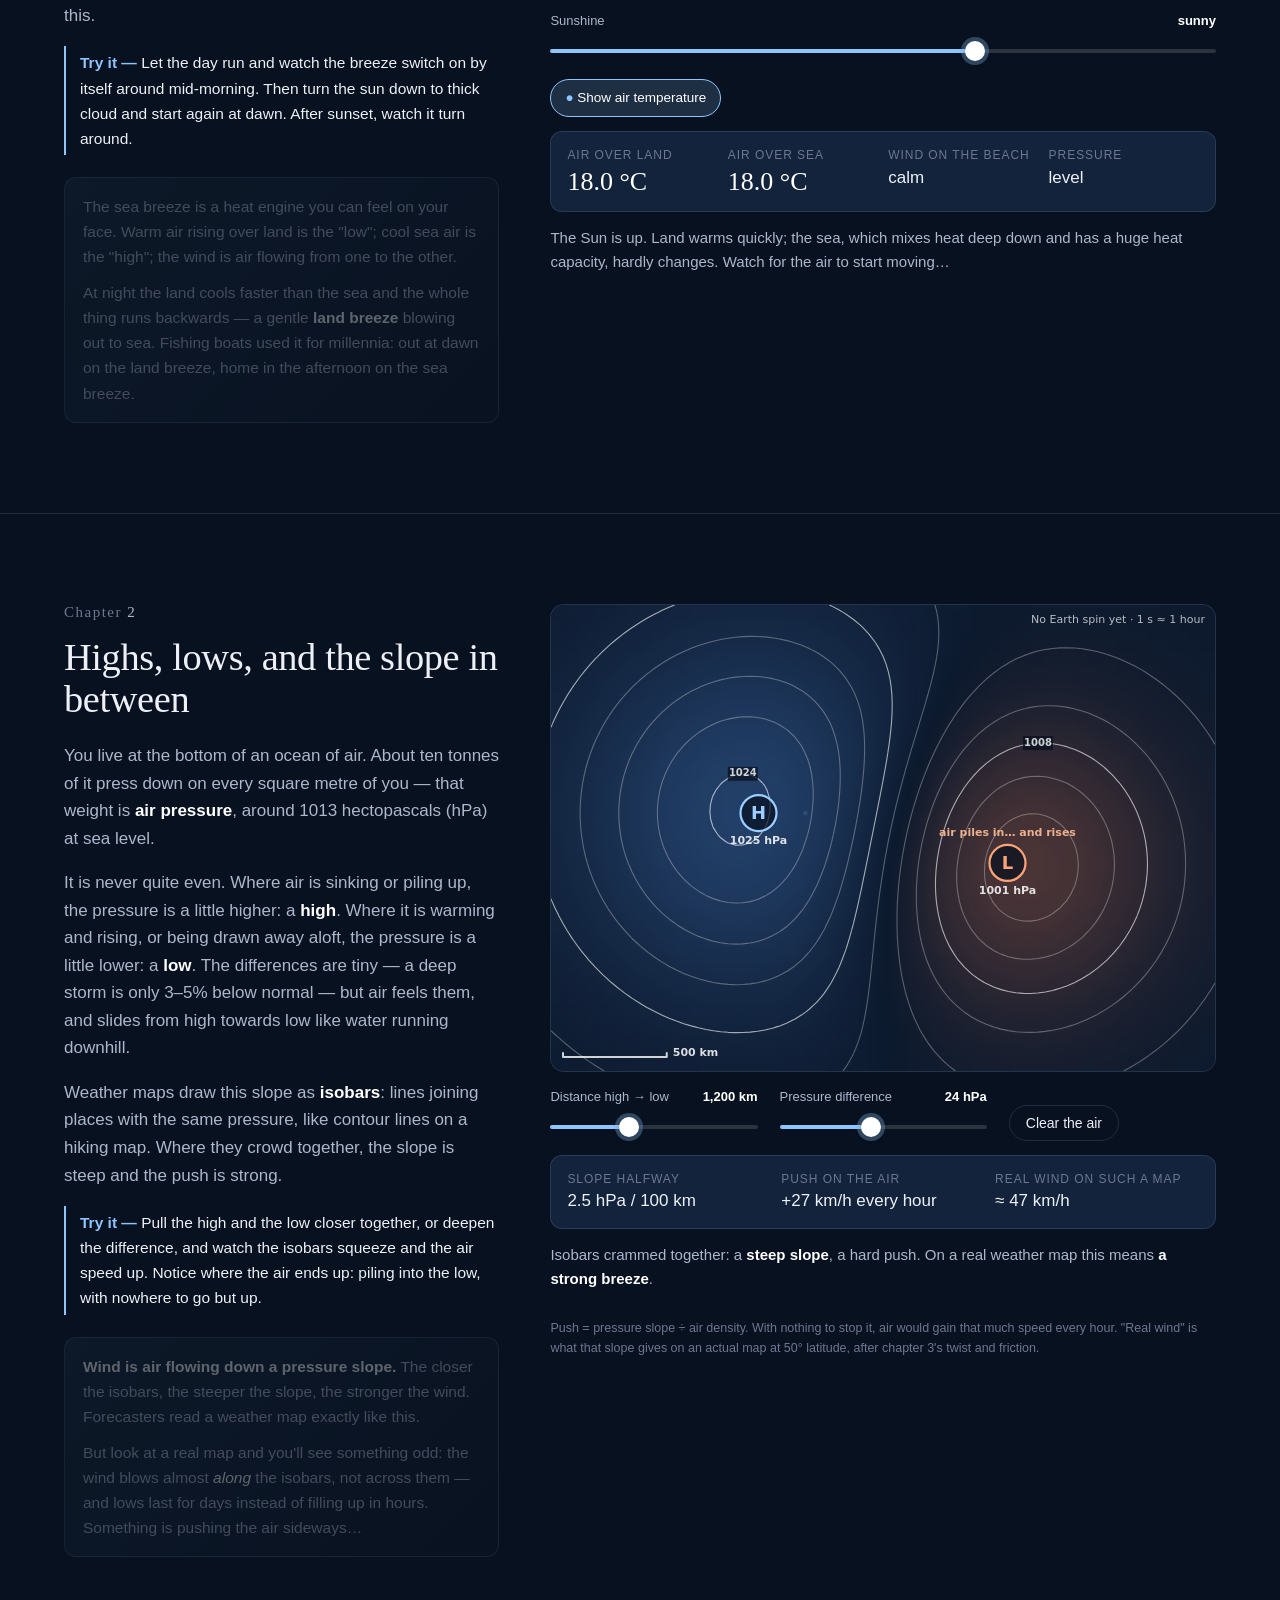
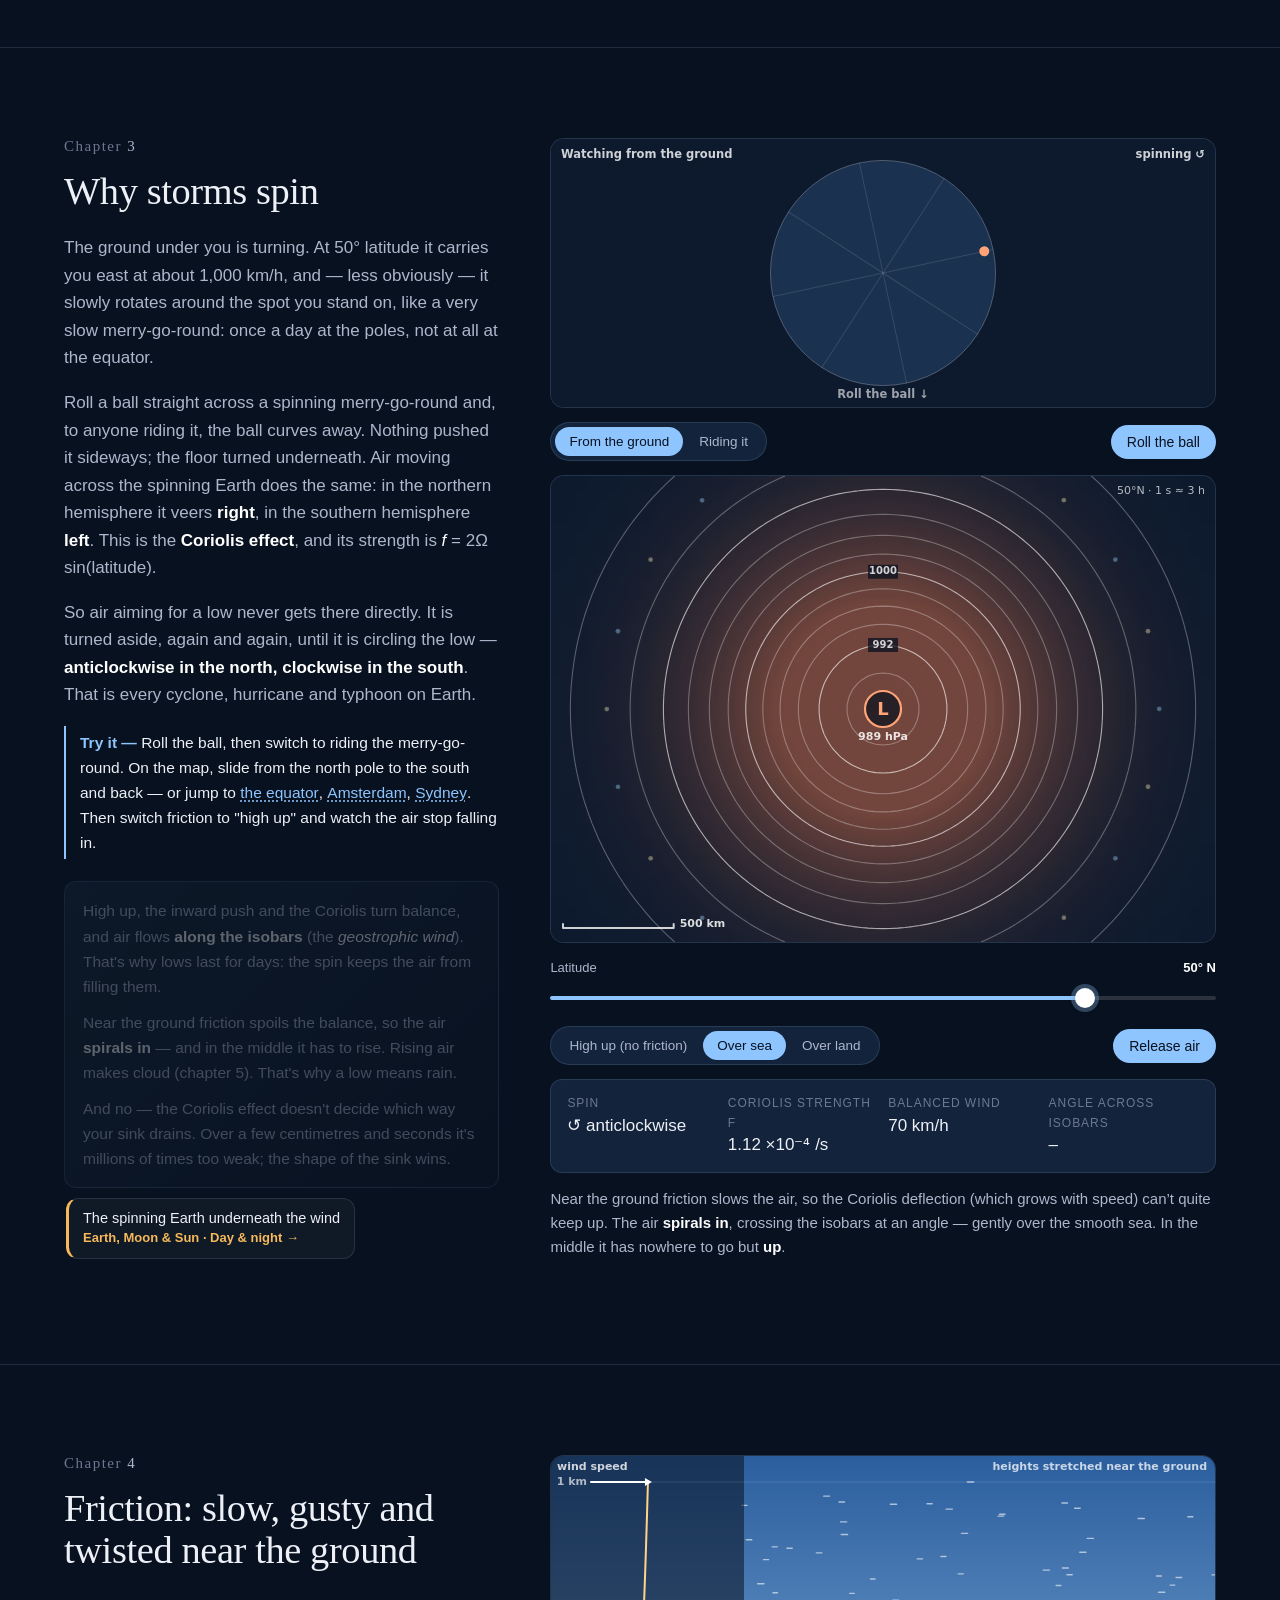
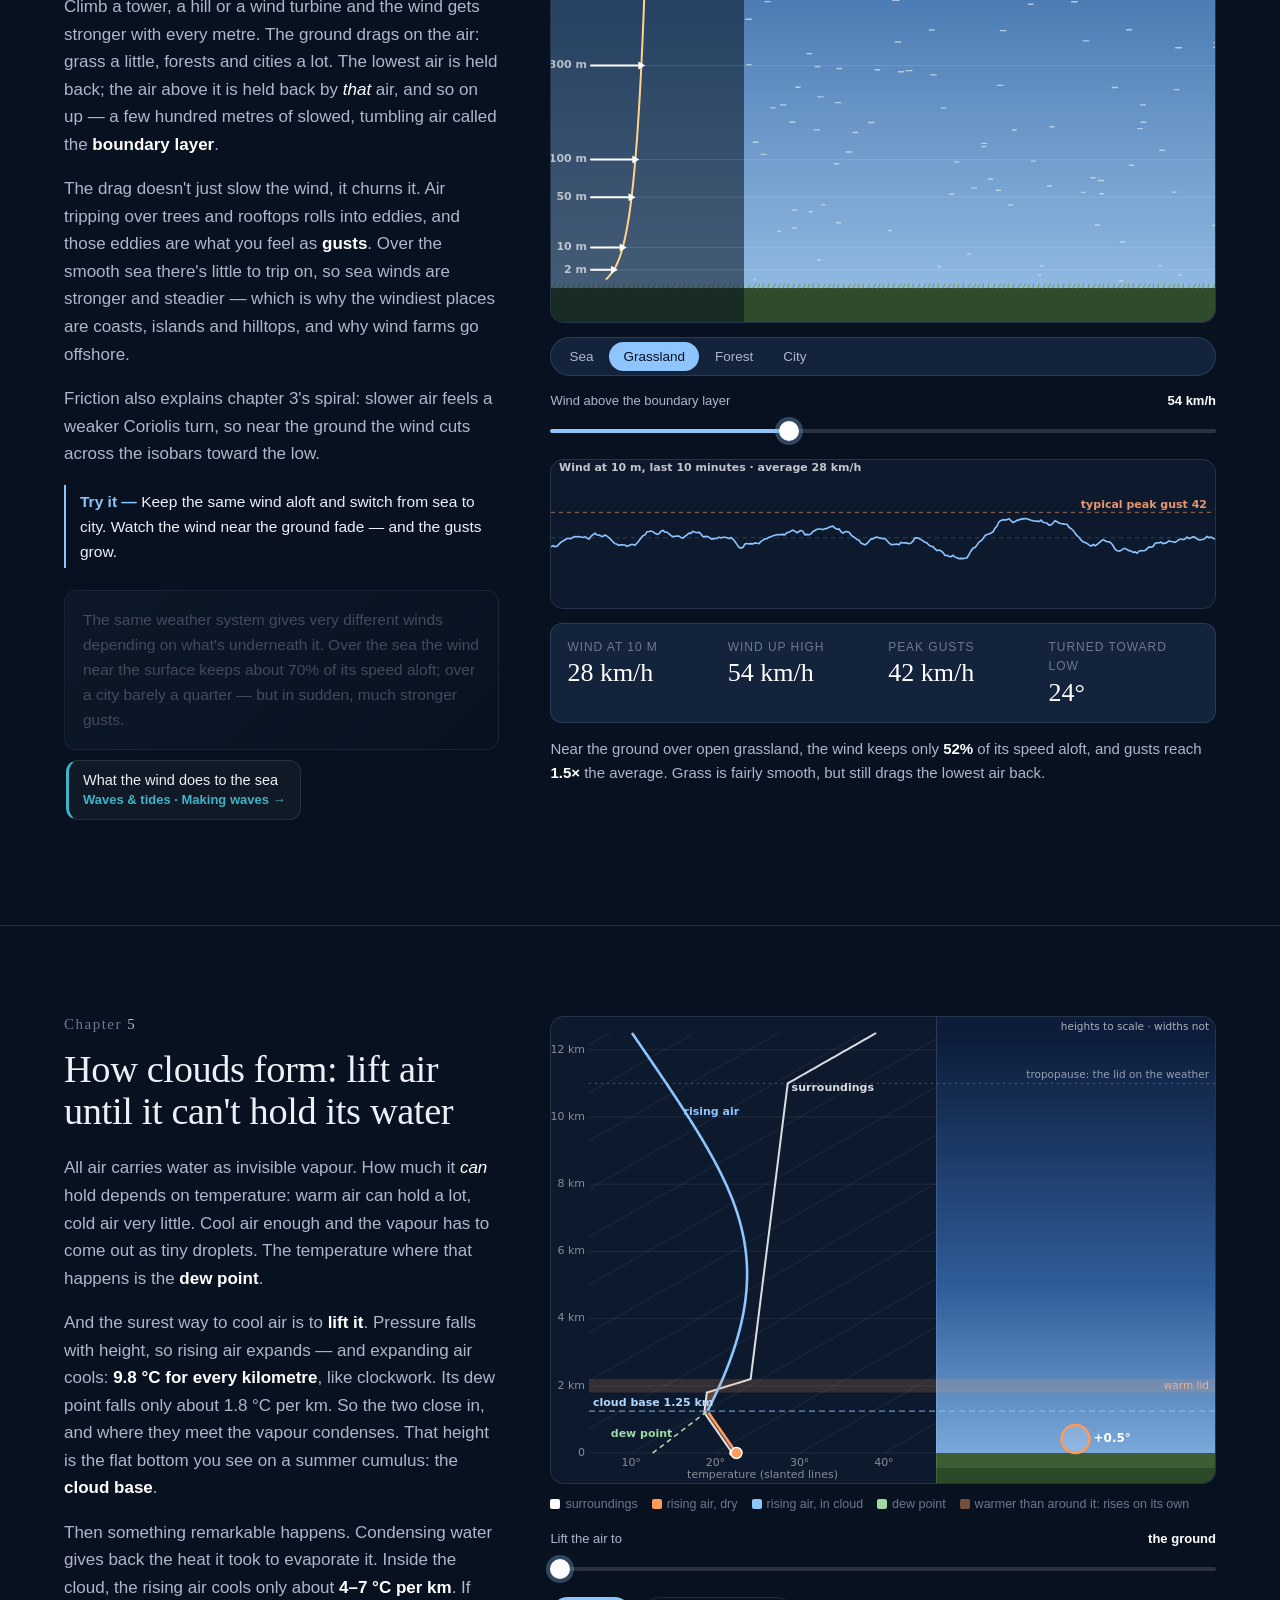
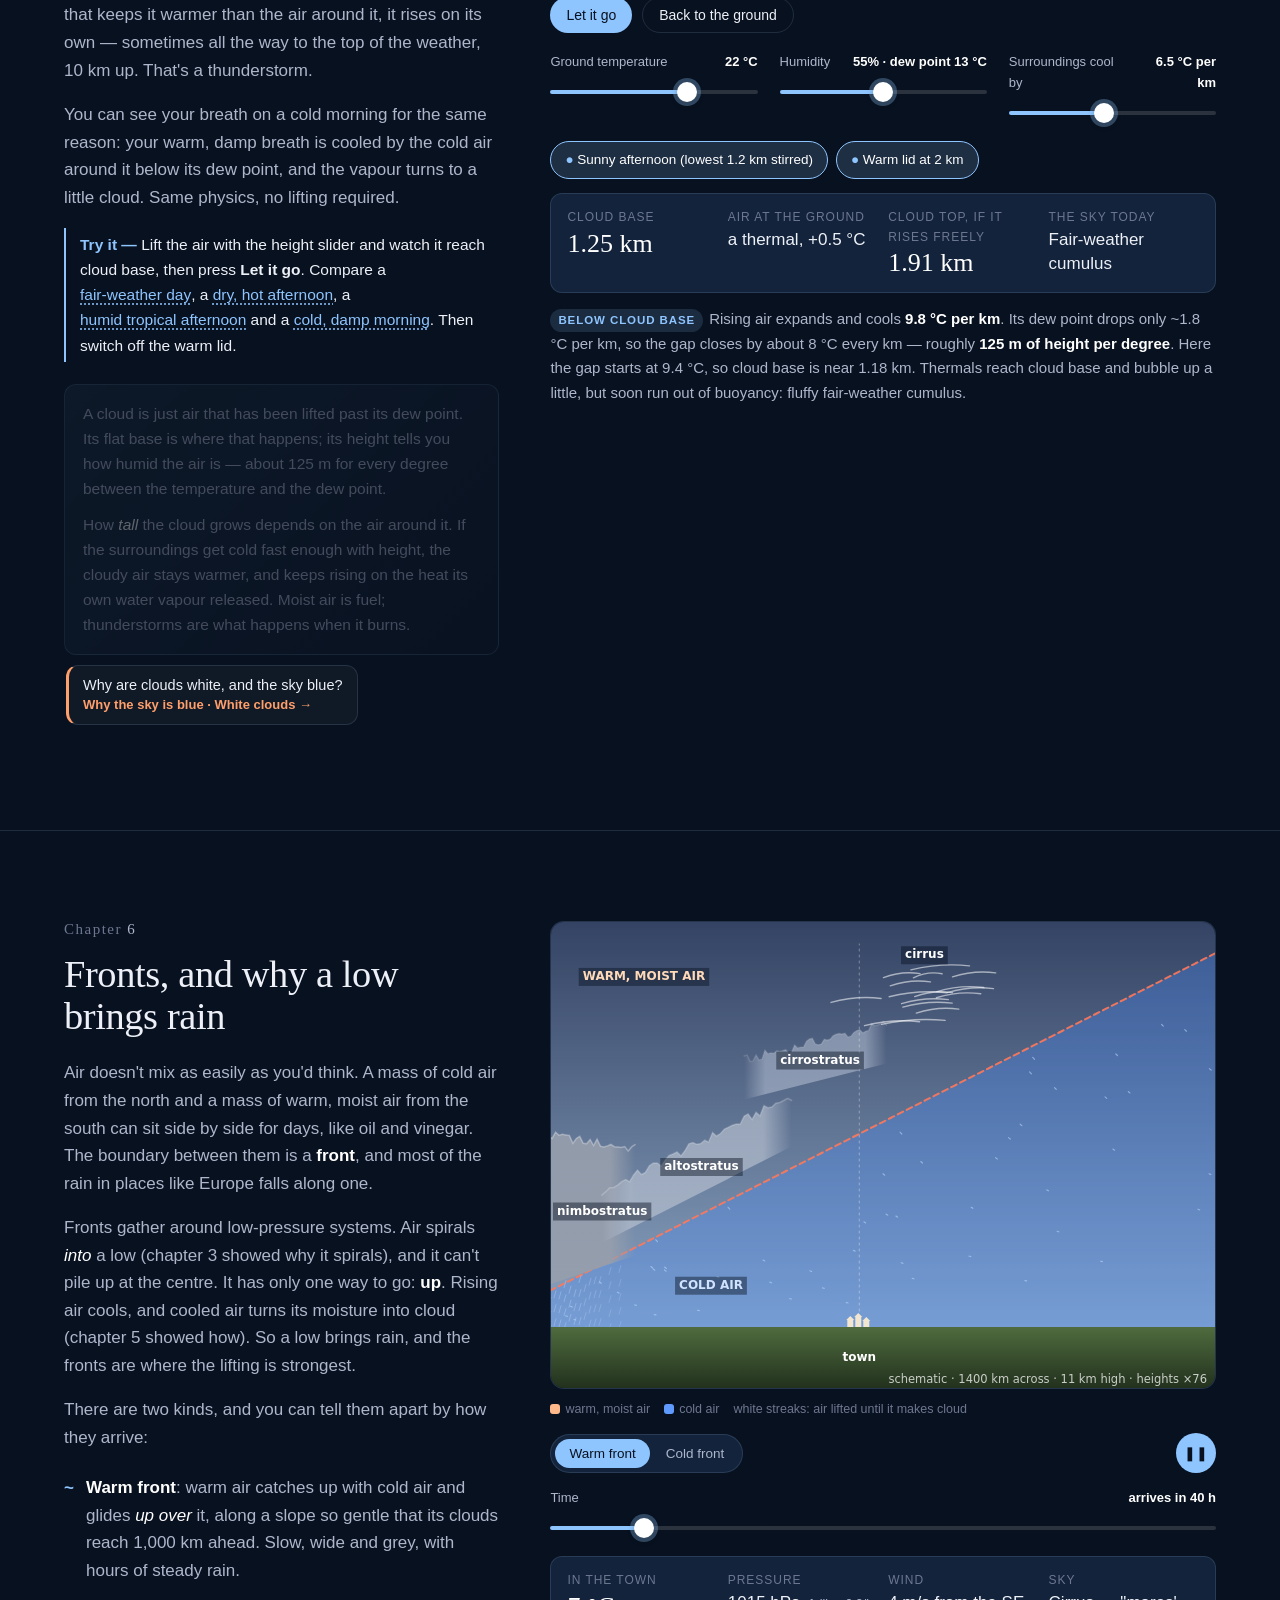
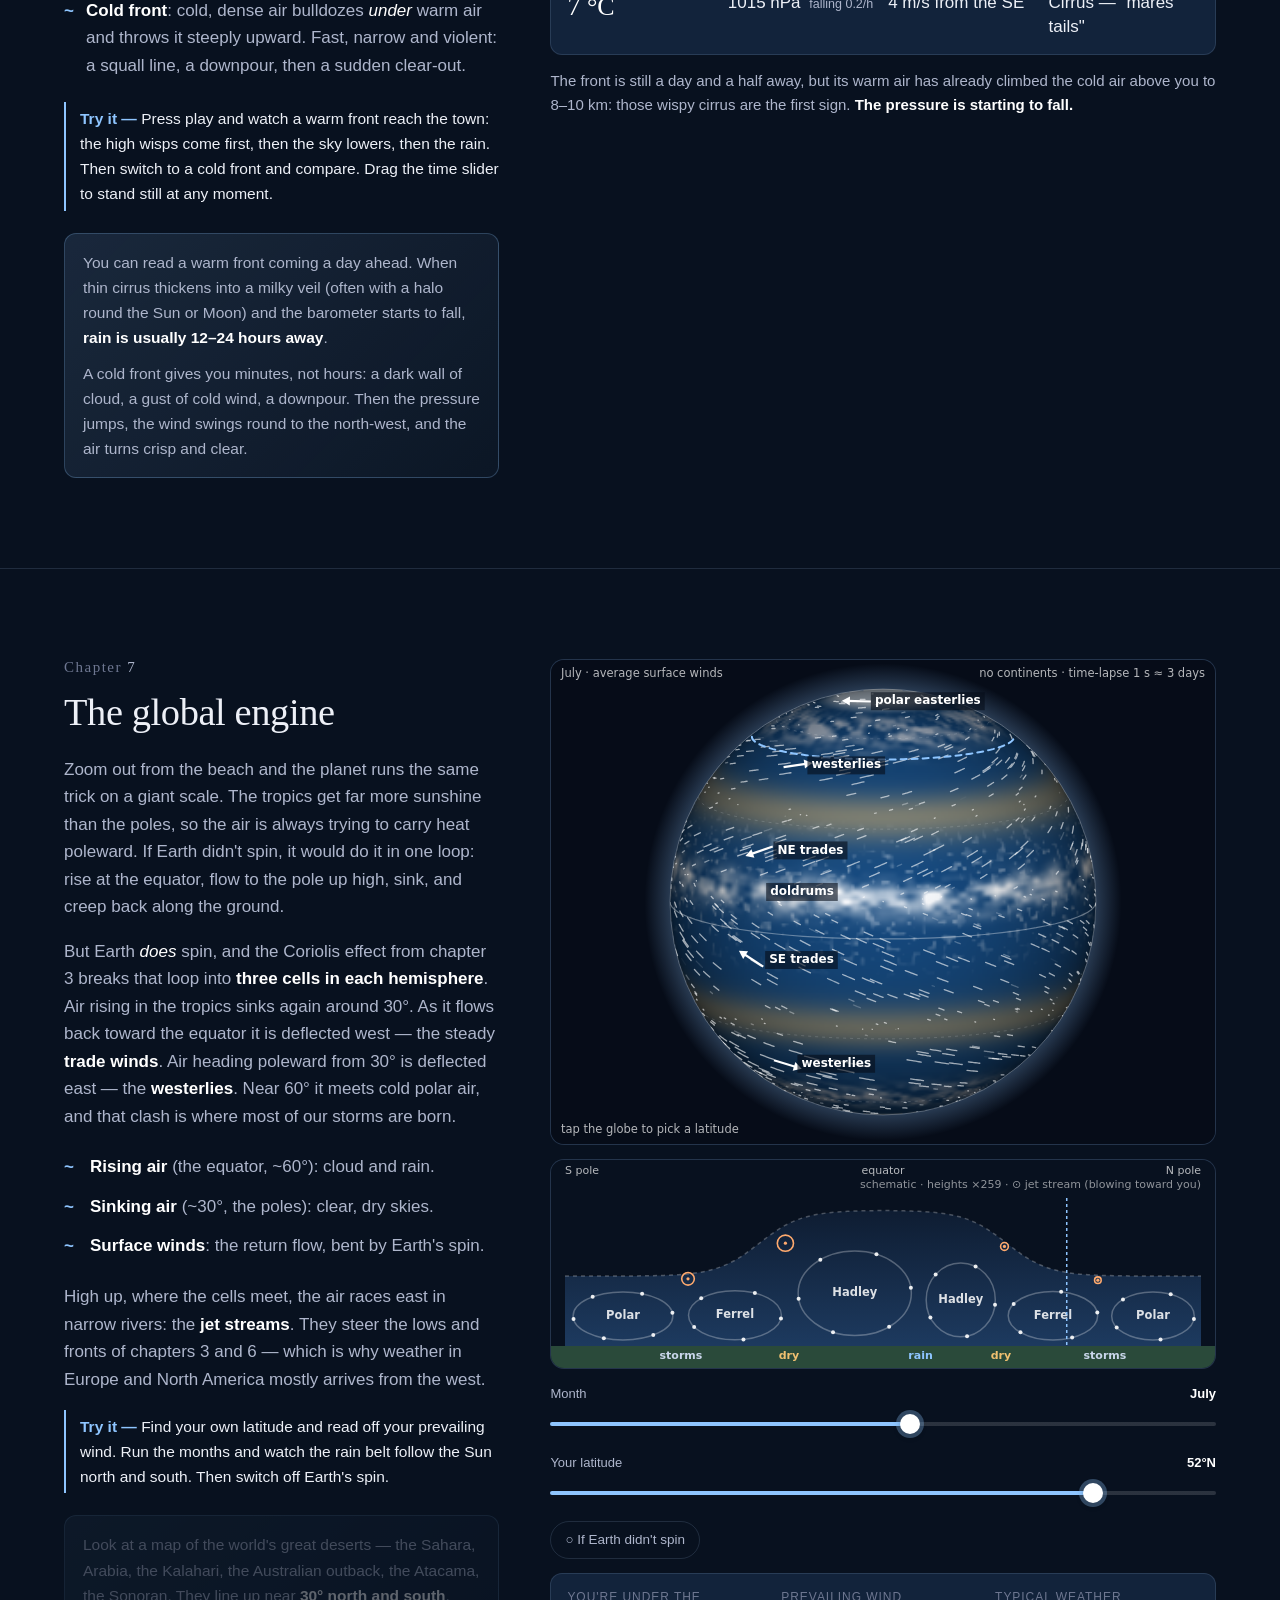
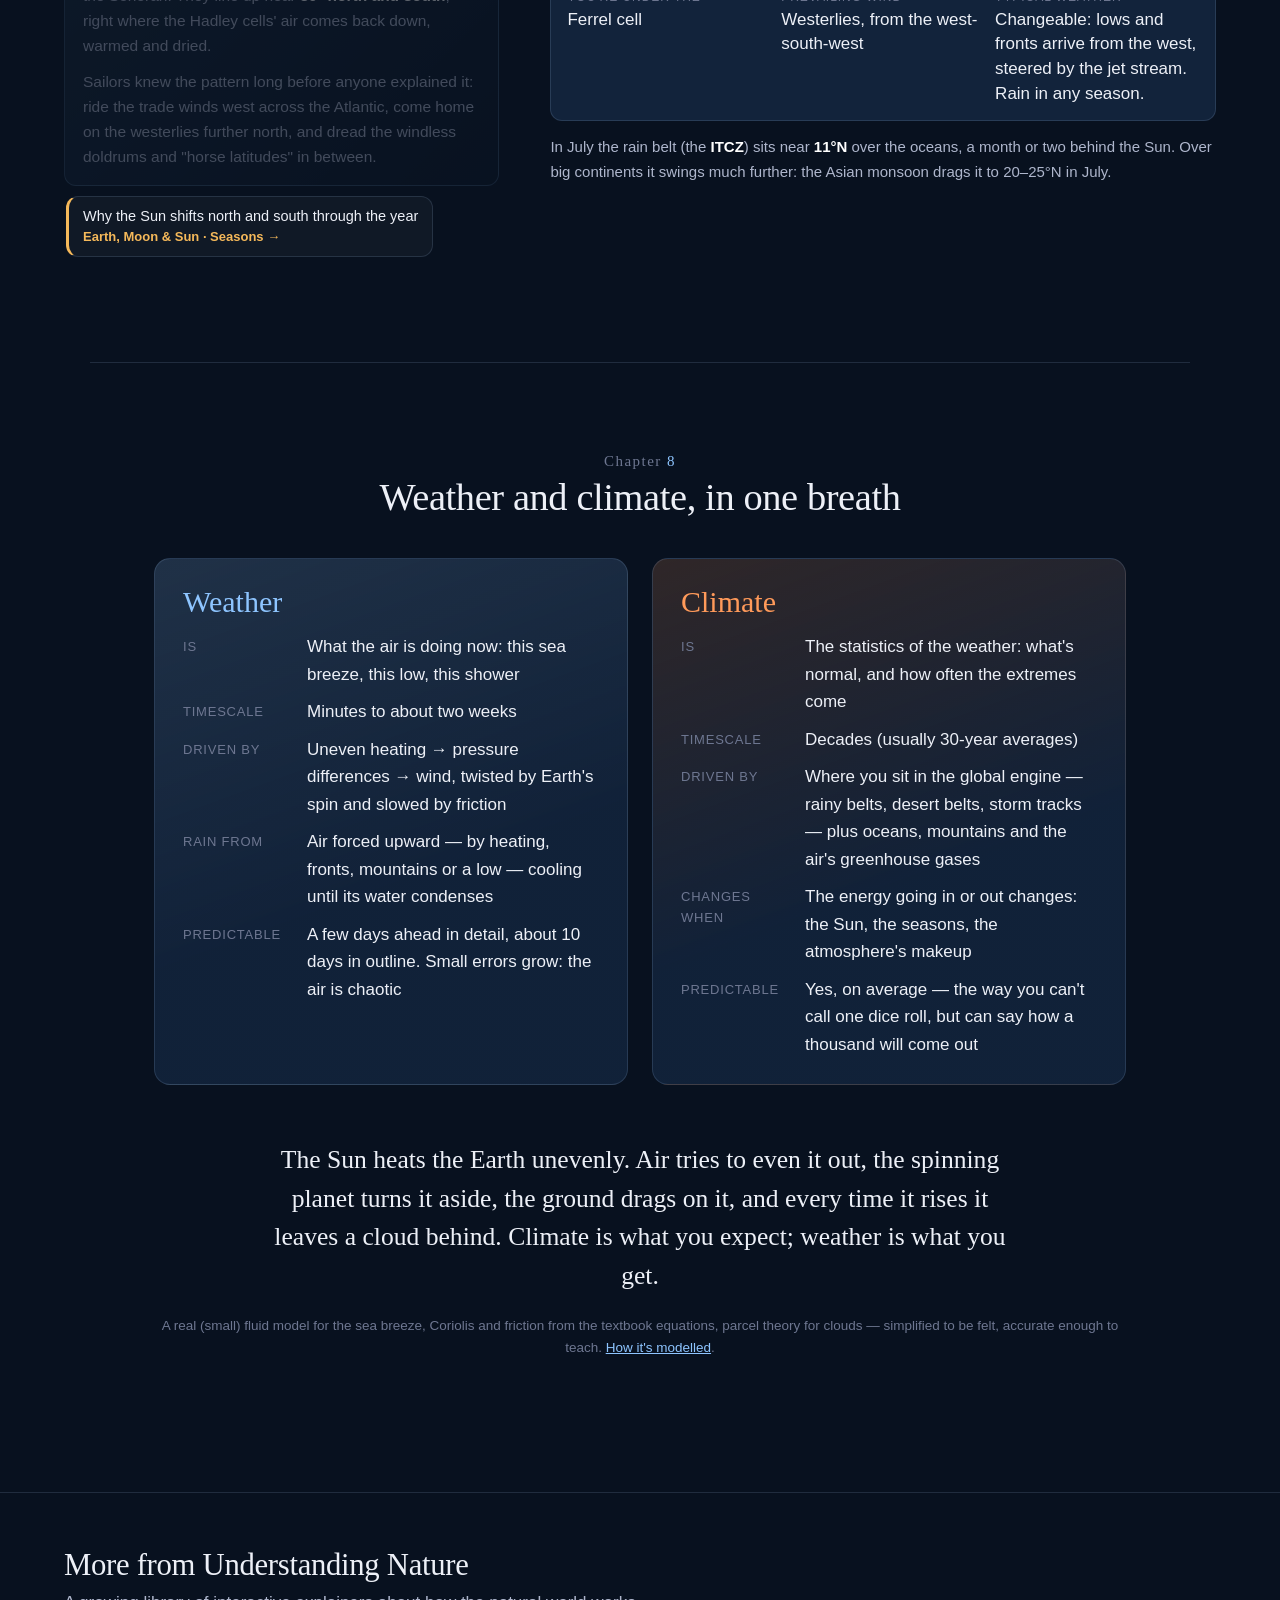
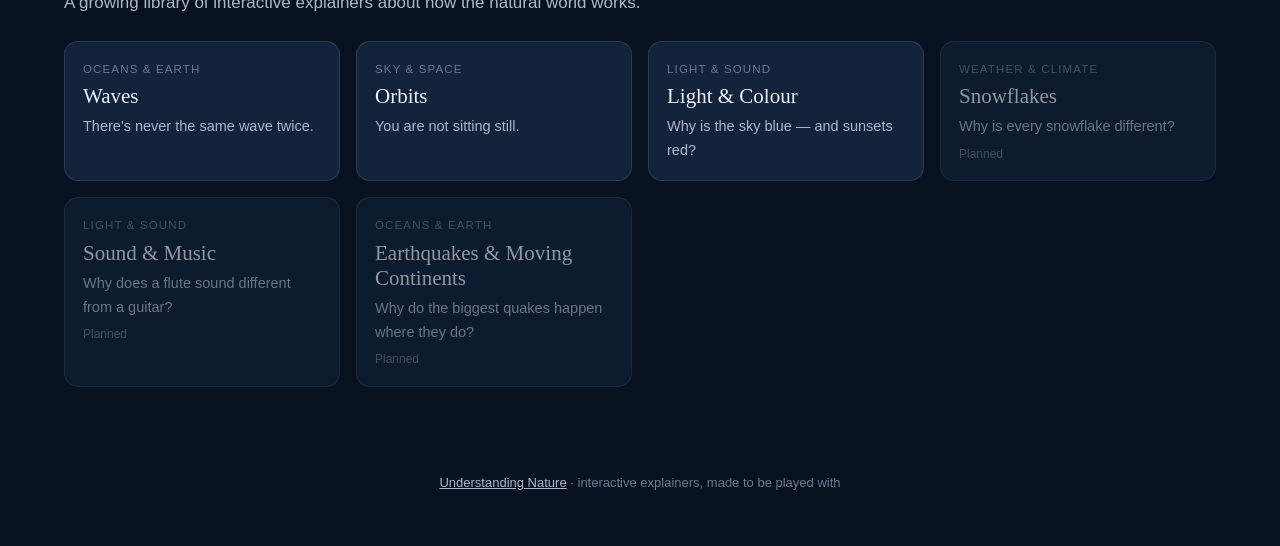
<file: site/weather/index.html>
<!doctype html>
<html lang="en">
<head>
<meta charset="utf-8">
<meta name="viewport" content="width=device-width, initial-scale=1">
<title>Understanding Weather — why does the wind blow?</title>
<meta name="description" content="An interactive field guide to the weather. Heat a coastline and watch a sea breeze start, spin a storm, lift air until it makes a cloud.">
<link rel="canonical" href="https://mklasen.github.io/understanding-nature/weather/">
<link rel="icon" href="favicon.svg" type="image/svg+xml">
<meta name="theme-color" content="#08111f">
<meta property="og:type" content="website">
<meta property="og:site_name" content="Understanding Nature">
<meta property="og:title" content="Why does the wind blow? — Understanding Weather">
<meta property="og:description" content="An interactive field guide to the weather: sea breezes, pressure, why storms spin, how clouds form, fronts and the planet's great wind belts.">
<meta property="og:url" content="https://mklasen.github.io/understanding-nature/weather/">
<meta property="og:image" content="https://mklasen.github.io/understanding-nature/weather/og.jpg">
<meta property="og:image:width" content="1200">
<meta property="og:image:height" content="630">
<meta property="og:image:alt" content="A simulated sea breeze: air flowing off the sea onto warm land and rising into a cumulus cloud, with the headline: Why does the wind blow?">
<meta name="twitter:card" content="summary_large_image">
<meta name="twitter:title" content="Why does the wind blow? — Understanding Weather">
<meta name="twitter:description" content="An interactive field guide to the weather.">
<meta name="twitter:image" content="https://mklasen.github.io/understanding-nature/weather/og.jpg">
<link rel="stylesheet" href="../kit/kit.css">
<link rel="stylesheet" href="css/weather.css">
</head>
<body data-theme="sky" data-explainer="weather" data-root="../">

<!-- ============ HERO ============ -->
<header class="hero" id="top">
  <canvas id="hero-breeze" aria-label="A live simulation of the air over a coastline through the day"></canvas>
  <div class="hero-copy">
    <p class="kicker">An interactive field guide to the weather</p>
    <h1>Why does<br>the wind blow?</h1>
    <p class="lede">Air is always trying to even things out. The Sun keeps making that impossible. Heat a coastline, spin a storm, lift air until it turns into cloud — and see where the weather comes from.</p>
  </div>
  <p class="hero-caption">This is a <b>live fluid simulation</b> of the air over a coast, sea on the left, land on the right. Nobody told it to make a sea breeze. The Sun warms the land, and the air does the rest.<span class="hero-clock" id="hero-clock"></span></p>
  <a class="scroll-cue" href="#breeze">Begin <span>↓</span></a>
</header>

<nav class="toc" aria-label="Chapters">
  <a href="#breeze"><i>1</i>The sea breeze</a>
  <a href="#pressure"><i>2</i>Highs and lows</a>
  <a href="#spin"><i>3</i>Why storms spin</a>
  <a href="#friction"><i>4</i>Friction and gusts</a>
  <a href="#clouds"><i>5</i>How clouds form</a>
  <a href="#fronts"><i>6</i>Fronts and rain</a>
  <a href="#global"><i>7</i>The global engine</a>
  <a href="#summary"><i>8</i>Weather vs climate</a>
</nav>

<main>

<!-- ============ 1. SEA BREEZE ============ -->
<section class="chapter" id="breeze">
  <div class="text">
    <p class="num">1</p>
    <h2>The Sun heats unevenly — and the air moves</h2>
    <p>Stand on a beach on a sunny afternoon and you'll feel it: a cool wind blowing in off the sea, even when the morning was dead calm. Nobody switched it on. <strong>The Sun did.</strong></p>
    <p>Sunlight warms the land fast. The sea hardly warms at all — water stores enormous amounts of heat and stirs it metres deep. So by mid-morning the air over the land is warmer, lighter, and starts to rise. Cooler, heavier air from over the sea slides in underneath to take its place. Up high, the air flows back out to sea and sinks. A loop.</p>
    <p>That loop is the whole secret of wind: <strong>uneven heating makes uneven pressure, and air flows from high pressure to low</strong>. Every wind on Earth — from a beach breeze to a hurricane to the jet stream — is a version of this.</p>
    <p class="try">Let the day run and watch the breeze switch on by itself around mid-morning. Then turn the sun down to thick cloud and start again at dawn. After sunset, watch it turn around.</p>
    <aside class="aha" id="breeze-aha">
      <p>The sea breeze is a heat engine you can feel on your face. Warm air rising over land is the "low"; cool sea air is the "high"; the wind is air flowing from one to the other.</p>
      <p>At night the land cools faster than the sea and the whole thing runs backwards — a gentle <strong>land breeze</strong> blowing out to sea. Fishing boats used it for millennia: out at dawn on the land breeze, home in the afternoon on the sea breeze.</p>
    </aside>
  </div>
  <div class="stage">
    <canvas id="breeze-canvas" class="panel-canvas tall" aria-label="Cross-section of the air over a coastline, sea on the left and land on the right"></canvas>
    <p class="legend"><span><i class="warm"></i>warmer air</span><span><i class="cool"></i>cooler air</span><span>white streaks: the air itself, moving</span><span>H / L: pressure at the ground</span></p>
    <div class="stage-bar">
      <div class="seg small" id="breeze-speed" role="group" aria-label="Speed">
        <button data-speed="slow">Slow</button><button data-speed="normal" class="on">1 day ≈ 1 min</button><button data-speed="fast">Fast</button>
      </div>
      <button class="btn ghost small" id="breeze-dawn">Start at dawn</button>
      <button class="btn round" id="breeze-play" aria-label="Pause">❚❚</button>
    </div>
    <div class="controls">
      <label class="ctl">
        <span class="ctl-label">Sunshine <output id="breeze-sun-out"></output></span>
        <input type="range" id="breeze-sun" min="0.1" max="1.5" step="0.05" value="1">
      </label>
      <label class="toggle"><input type="checkbox" id="breeze-temp" checked><span>Show air temperature</span></label>
    </div>
    <div class="readout grid4">
      <div><span class="ro-label">Air over land</span><span class="ro-value" id="breeze-land">–</span></div>
      <div><span class="ro-label">Air over sea</span><span class="ro-value" id="breeze-sea">–</span></div>
      <div><span class="ro-label">Wind on the beach</span><span class="ro-value small" id="breeze-wind">–</span></div>
      <div><span class="ro-label">Pressure</span><span class="ro-value small" id="breeze-dp">–</span></div>
    </div>
    <p class="why" id="breeze-why"></p>
  </div>
</section>

<!-- ============ 2. PRESSURE ============ -->
<section class="chapter" id="pressure">
  <div class="text">
    <p class="num">2</p>
    <h2>Highs, lows, and the slope in between</h2>
    <p>You live at the bottom of an ocean of air. About ten tonnes of it press down on every square metre of you — that weight is <strong>air pressure</strong>, around 1013 hectopascals (hPa) at sea level.</p>
    <p>It is never quite even. Where air is sinking or piling up, the pressure is a little higher: a <strong>high</strong>. Where it is warming and rising, or being drawn away aloft, the pressure is a little lower: a <strong>low</strong>. The differences are tiny — a deep storm is only 3–5% below normal — but air feels them, and slides from high towards low like water running downhill.</p>
    <p>Weather maps draw this slope as <strong>isobars</strong>: lines joining places with the same pressure, like contour lines on a hiking map. Where they crowd together, the slope is steep and the push is strong.</p>
    <p class="try">Pull the high and the low closer together, or deepen the difference, and watch the isobars squeeze and the air speed up. Notice where the air ends up: piling into the low, with nowhere to go but up.</p>
    <aside class="aha" id="pressure-aha">
      <p><strong>Wind is air flowing down a pressure slope.</strong> The closer the isobars, the steeper the slope, the stronger the wind. Forecasters read a weather map exactly like this.</p>
      <p>But look at a real map and you'll see something odd: the wind blows almost <em>along</em> the isobars, not across them — and lows last for days instead of filling up in hours. Something is pushing the air sideways…</p>
    </aside>
  </div>
  <div class="stage">
    <canvas id="pressure-canvas" class="panel-canvas tall" aria-label="A weather map with a high, a low, isobars, and air flowing from the high into the low"></canvas>
    <div class="controls three">
      <label class="ctl">
        <span class="ctl-label">Distance high → low <output id="pressure-dist-out"></output></span>
        <input type="range" id="pressure-dist" min="500" max="2400" step="50" value="1200">
      </label>
      <label class="ctl">
        <span class="ctl-label">Pressure difference <output id="pressure-diff-out"></output></span>
        <input type="range" id="pressure-diff" min="4" max="50" step="2" value="24">
      </label>
      <div class="btn-row" style="align-self:end"><button class="btn ghost small" id="pressure-clear">Clear the air</button></div>
    </div>
    <div class="readout grid3">
      <div><span class="ro-label">Slope halfway</span><span class="ro-value small" id="pressure-grad">–</span></div>
      <div><span class="ro-label">Push on the air</span><span class="ro-value small" id="pressure-push">–</span></div>
      <div><span class="ro-label">Real wind on such a map</span><span class="ro-value small" id="pressure-real">–</span></div>
    </div>
    <p class="why" id="pressure-why"></p>
    <p class="ctl-note">Push = pressure slope ÷ air density. With nothing to stop it, air would gain that much speed every hour. "Real wind" is what that slope gives on an actual map at 50° latitude, after chapter 3's twist and friction.</p>
  </div>
</section>

<!-- ============ 3. SPIN ============ -->
<section class="chapter" id="spin">
  <div class="text">
    <p class="num">3</p>
    <h2>Why storms spin</h2>
    <p>The ground under you is turning. At 50° latitude it carries you east at about 1,000 km/h, and — less obviously — it slowly rotates around the spot you stand on, like a very slow merry-go-round: once a day at the poles, not at all at the equator.</p>
    <p>Roll a ball straight across a spinning merry-go-round and, to anyone riding it, the ball curves away. Nothing pushed it sideways; the floor turned underneath. Air moving across the spinning Earth does the same: in the northern hemisphere it veers <strong>right</strong>, in the southern hemisphere <strong>left</strong>. This is the <strong>Coriolis effect</strong>, and its strength is <em>f</em> = 2Ω sin(latitude).</p>
    <p>So air aiming for a low never gets there directly. It is turned aside, again and again, until it is circling the low — <strong>anticlockwise in the north, clockwise in the south</strong>. That is every cyclone, hurricane and typhoon on Earth.</p>
    <p class="try">Roll the ball, then switch to riding the merry-go-round. On the map, slide from the north pole to the south and back — or jump to <button class="link" data-lat="0">the equator</button>, <button class="link" data-lat="52">Amsterdam</button>, <button class="link" data-lat="-34">Sydney</button>. Then switch friction to "high up" and watch the air stop falling in.</p>
    <aside class="aha" id="spin-aha">
      <p>High up, the inward push and the Coriolis turn balance, and air flows <strong>along the isobars</strong> (the <em>geostrophic wind</em>). That's why lows last for days: the spin keeps the air from filling them.</p>
      <p>Near the ground friction spoils the balance, so the air <strong>spirals in</strong> — and in the middle it has to rise. Rising air makes cloud (chapter 5). That's why a low means rain.</p>
      <p class="ctl-note">And no — the Coriolis effect doesn't decide which way your sink drains. Over a few centimetres and seconds it's millions of times too weak; the shape of the sink wins.</p>
    </aside>
  </div>
  <div class="stage">
    <canvas id="spin-turntable" class="panel-canvas" style="height:clamp(220px,30vh,300px)" aria-label="A ball rolling across a spinning merry-go-round"></canvas>
    <div class="stage-bar">
      <div class="seg small" id="spin-frame" role="group" aria-label="Point of view">
        <button data-frame="ground" class="on">From the ground</button><button data-frame="disc">Riding it</button>
      </div>
      <button class="btn small" id="spin-roll">Roll the ball</button>
    </div>
    <canvas id="spin-canvas" class="panel-canvas tall" aria-label="Weather map: air released around a low is deflected by Earth's spin"></canvas>
    <div class="controls">
      <label class="ctl">
        <span class="ctl-label">Latitude <output id="spin-lat-out"></output></span>
        <input type="range" id="spin-lat" min="-80" max="80" step="1" value="50">
      </label>
    </div>
    <div class="stage-bar">
      <div class="seg small" id="spin-fric" role="group" aria-label="Friction">
        <button data-f="aloft">High up (no friction)</button><button data-f="sea" class="on">Over sea</button><button data-f="land">Over land</button>
      </div>
      <button class="btn small" id="spin-release">Release air</button>
    </div>
    <div class="readout grid4">
      <div><span class="ro-label">Spin</span><span class="ro-value small" id="spin-dir">–</span></div>
      <div><span class="ro-label">Coriolis strength f</span><span class="ro-value small" id="spin-f">–</span></div>
      <div><span class="ro-label">Balanced wind</span><span class="ro-value small" id="spin-vg">–</span></div>
      <div><span class="ro-label">Angle across isobars</span><span class="ro-value small" id="spin-angle">–</span></div>
    </div>
    <p class="why" id="spin-why"></p>
  </div>
</section>

<!-- ============ 4. FRICTION ============ -->
<section class="chapter" id="friction">
  <div class="text">
    <p class="num">4</p>
    <h2>Friction: slow, gusty and twisted near the ground</h2>
    <p>Climb a tower, a hill or a wind turbine and the wind gets stronger with every metre. The ground drags on the air: grass a little, forests and cities a lot. The lowest air is held back; the air above it is held back by <em>that</em> air, and so on up — a few hundred metres of slowed, tumbling air called the <strong>boundary layer</strong>.</p>
    <p>The drag doesn't just slow the wind, it churns it. Air tripping over trees and rooftops rolls into eddies, and those eddies are what you feel as <strong>gusts</strong>. Over the smooth sea there's little to trip on, so sea winds are stronger and steadier — which is why the windiest places are coasts, islands and hilltops, and why wind farms go offshore.</p>
    <p>Friction also explains chapter 3's spiral: slower air feels a weaker Coriolis turn, so near the ground the wind cuts across the isobars toward the low.</p>
    <p class="try">Keep the same wind aloft and switch from sea to city. Watch the wind near the ground fade — and the gusts grow.</p>
    <aside class="aha" id="friction-aha">
      <p>The same weather system gives very different winds depending on what's underneath it. Over the sea the wind near the surface keeps about 70% of its speed aloft; over a city barely a quarter — but in sudden, much stronger gusts.</p>
    </aside>
  </div>
  <div class="stage">
    <canvas id="friction-canvas" class="panel-canvas tall" aria-label="Side view: wind speed increasing with height above different surfaces"></canvas>
    <div class="seg small" id="friction-surf" role="group" aria-label="Surface">
      <button data-s="sea">Sea</button><button data-s="grass" class="on">Grassland</button><button data-s="forest">Forest</button><button data-s="city">City</button>
    </div>
    <label class="ctl">
      <span class="ctl-label">Wind above the boundary layer <output id="friction-g-out"></output></span>
      <input type="range" id="friction-g" min="4" max="35" step="0.5" value="15">
    </label>
    <canvas id="friction-gusts" class="panel-canvas chart" aria-label="Wind speed at 10 metres over ten minutes, showing gusts"></canvas>
    <div class="readout grid4">
      <div><span class="ro-label">Wind at 10 m</span><span class="ro-value" id="friction-u10">–</span></div>
      <div><span class="ro-label">Wind up high</span><span class="ro-value" id="friction-top">–</span></div>
      <div><span class="ro-label">Peak gusts</span><span class="ro-value" id="friction-gust">–</span></div>
      <div><span class="ro-label">Turned toward low</span><span class="ro-value" id="friction-angle">–</span></div>
    </div>
    <p class="why" id="friction-why"></p>
  </div>
</section>


<!-- ============ 5. CLOUDS ============ -->
<!-- ============ 5. CLOUDS ============ -->
<section class="chapter" id="clouds">
  <div class="text">
    <p class="num">5</p>
    <h2>How clouds form: lift air until it can't hold its water</h2>
    <p>All air carries water as invisible vapour. How much it <em>can</em> hold depends on temperature: warm air can hold a lot, cold air very little. Cool air enough and the vapour has to come out as tiny droplets. The temperature where that happens is the <strong>dew point</strong>.</p>
    <p>And the surest way to cool air is to <strong>lift it</strong>. Pressure falls with height, so rising air expands — and expanding air cools: <strong>9.8 °C for every kilometre</strong>, like clockwork. Its dew point falls only about 1.8 °C per km. So the two close in, and where they meet the vapour condenses. That height is the flat bottom you see on a summer cumulus: the <strong>cloud base</strong>.</p>
    <p>Then something remarkable happens. Condensing water gives back the heat it took to evaporate it. Inside the cloud, the rising air cools only about <strong>4–7 °C per km</strong>. If that keeps it warmer than the air around it, it rises on its own — sometimes all the way to the top of the weather, 10 km up. That's a thunderstorm.</p>
    <p>You can see your breath on a cold morning for the same reason: your warm, damp breath is cooled by the cold air around it below its dew point, and the vapour turns to a little cloud. Same physics, no lifting required.</p>
    <p class="try">Lift the air with the height slider and watch it reach cloud base, then press <b>Let it go</b>. Compare a <button class="link" data-cpreset="fair">fair-weather day</button>, a <button class="link" data-cpreset="summer">dry, hot afternoon</button>, a <button class="link" data-cpreset="tropics">humid tropical afternoon</button> and a <button class="link" data-cpreset="morning">cold, damp morning</button>. Then switch off the warm lid.</p>
    <aside class="aha" id="clouds-aha">
      <p>A cloud is just air that has been lifted past its dew point. Its flat base is where that happens; its height tells you how humid the air is — about 125 m for every degree between the temperature and the dew point.</p>
      <p>How <em>tall</em> the cloud grows depends on the air around it. If the surroundings get cold fast enough with height, the cloudy air stays warmer, and keeps rising on the heat its own water vapour released. Moist air is fuel; thunderstorms are what happens when it burns.</p>
    </aside>
  </div>
  <div class="stage">
    <canvas id="clouds-canvas" class="panel-canvas tall" aria-label="Left: temperature against height for the rising air and its surroundings. Right: the rising bubble of air and the cloud it makes."></canvas>
    <p class="legend"><span><i style="background:#fff"></i>surroundings</span><span><i style="background:#ff9a5a"></i>rising air, dry</span><span><i style="background:#8ec5ff"></i>rising air, in cloud</span><span><i style="background:#9fd8a5"></i>dew point</span><span><i style="background:rgba(255,154,90,0.45)"></i>warmer than around it: rises on its own</span></p>
    <div class="controls">
      <label class="ctl">
        <span class="ctl-label">Lift the air to <output id="clouds-z-out"></output></span>
        <input type="range" id="clouds-z" min="0" max="12000" step="50" value="0">
      </label>
    </div>
    <div class="btn-row">
      <button class="btn" id="clouds-go">Let it go</button>
      <button class="btn ghost" id="clouds-ground">Back to the ground</button>
    </div>
    <div class="controls three">
      <label class="ctl">
        <span class="ctl-label">Ground temperature <output id="clouds-t-out"></output></span>
        <input type="range" id="clouds-t" min="-5" max="35" step="1" value="22">
      </label>
      <label class="ctl">
        <span class="ctl-label">Humidity <output id="clouds-rh-out"></output></span>
        <input type="range" id="clouds-rh" min="10" max="100" step="1" value="55">
      </label>
      <label class="ctl">
        <span class="ctl-label">Surroundings cool by <output id="clouds-lapse-out"></output></span>
        <input type="range" id="clouds-lapse" min="4" max="9.5" step="0.1" value="6.5">
      </label>
    </div>
    <div class="btn-row toggles">
      <label class="toggle"><input type="checkbox" id="clouds-sun" checked><span>Sunny afternoon (lowest 1.2 km stirred)</span></label>
      <label class="toggle"><input type="checkbox" id="clouds-lid" checked><span>Warm lid at 2 km</span></label>
    </div>
    <div class="readout grid4">
      <div><span class="ro-label">Cloud base</span><span class="ro-value" id="clouds-base">–</span></div>
      <div><span class="ro-label" id="clouds-here-label">Bubble</span><span class="ro-value small" id="clouds-here">–</span></div>
      <div><span class="ro-label">Cloud top, if it rises freely</span><span class="ro-value" id="clouds-top">–</span></div>
      <div><span class="ro-label">The sky today</span><span class="ro-value small" id="clouds-verdict">–</span></div>
    </div>
    <p class="why" id="clouds-why"></p>
  </div>
</section>

<!-- ============ 6. FRONTS ============ -->
<!-- ============ 6. FRONTS ============ -->
<section class="chapter" id="fronts">
  <div class="text">
    <p class="num">6</p>
    <h2>Fronts, and why a low brings rain</h2>
    <p>Air doesn't mix as easily as you'd think. A mass of cold air from the north and a mass of warm, moist air from the south can sit side by side for days, like oil and vinegar. The boundary between them is a <strong>front</strong>, and most of the rain in places like Europe falls along one.</p>
    <p>Fronts gather around low-pressure systems. Air spirals <em>into</em> a low (chapter 3 showed why it spirals), and it can't pile up at the centre. It has only one way to go: <strong>up</strong>. Rising air cools, and cooled air turns its moisture into cloud (chapter 5 showed how). So a low brings rain, and the fronts are where the lifting is strongest.</p>
    <p>There are two kinds, and you can tell them apart by how they arrive:</p>
    <ul class="ingredients">
      <li><b>Warm front</b>: warm air catches up with cold air and glides <em>up over</em> it, along a slope so gentle that its clouds reach 1,000 km ahead. Slow, wide and grey, with hours of steady rain.</li>
      <li><b>Cold front</b>: cold, dense air bulldozes <em>under</em> warm air and throws it steeply upward. Fast, narrow and violent: a squall line, a downpour, then a sudden clear-out.</li>
    </ul>
    <p class="try">Press play and watch a warm front reach the town: the high wisps come first, then the sky lowers, then the rain. Then switch to a cold front and compare. Drag the time slider to stand still at any moment.</p>
    <aside class="aha" id="fronts-aha">
      <p>You can read a warm front coming a day ahead. When thin cirrus thickens into a milky veil (often with a halo round the Sun or Moon) and the barometer starts to fall, <strong>rain is usually 12–24 hours away</strong>.</p>
      <p>A cold front gives you minutes, not hours: a dark wall of cloud, a gust of cold wind, a downpour. Then the pressure jumps, the wind swings round to the north-west, and the air turns crisp and clear.</p>
    </aside>
  </div>
  <div class="stage">
    <canvas id="fronts-canvas" class="panel-canvas tall" aria-label="Cross-section of a weather front passing over a town"></canvas>
    <p class="legend"><span><i style="background:#ffb98a"></i>warm, moist air</span><span><i style="background:#5f9bff"></i>cold air</span><span>white streaks: air lifted until it makes cloud</span></p>
    <div class="stage-bar">
      <div class="seg small" id="fronts-type" role="group" aria-label="Kind of front">
        <button data-type="warm" class="on">Warm front</button><button data-type="cold">Cold front</button>
      </div>
      <button class="btn round" id="fronts-play" aria-label="Pause">❚❚</button>
    </div>
    <div class="controls">
      <label class="ctl">
        <span class="ctl-label">Time <output id="fronts-t-out"></output></span>
        <input type="range" id="fronts-t" min="-48" max="12" step="0.25" value="-40">
      </label>
    </div>
    <div class="readout grid4">
      <div><span class="ro-label">In the town</span><span class="ro-value" id="fronts-temp">–</span></div>
      <div><span class="ro-label">Pressure</span><span class="ro-value small" id="fronts-p">–</span></div>
      <div><span class="ro-label">Wind</span><span class="ro-value small" id="fronts-wind">–</span></div>
      <div><span class="ro-label">Sky</span><span class="ro-value small" id="fronts-sky">–</span></div>
    </div>
    <p class="why" id="fronts-why"></p>
  </div>
</section>

<!-- ============ 7. GLOBAL ============ -->
<!-- ============ 7. GLOBAL CIRCULATION ============ -->
<section class="chapter" id="global">
  <div class="text">
    <p class="num">7</p>
    <h2>The global engine</h2>
    <p>Zoom out from the beach and the planet runs the same trick on a giant scale. The tropics get far more sunshine than the poles, so the air is always trying to carry heat poleward. If Earth didn't spin, it would do it in one loop: rise at the equator, flow to the pole up high, sink, and creep back along the ground.</p>
    <p>But Earth <em>does</em> spin, and the Coriolis effect from chapter 3 breaks that loop into <strong>three cells in each hemisphere</strong>. Air rising in the tropics sinks again around 30°. As it flows back toward the equator it is deflected west — the steady <strong>trade winds</strong>. Air heading poleward from 30° is deflected east — the <strong>westerlies</strong>. Near 60° it meets cold polar air, and that clash is where most of our storms are born.</p>
    <ul class="ingredients">
      <li><b>Rising air</b> (the equator, ~60°): cloud and rain.</li>
      <li><b>Sinking air</b> (~30°, the poles): clear, dry skies.</li>
      <li><b>Surface winds</b>: the return flow, bent by Earth's spin.</li>
    </ul>
    <p>High up, where the cells meet, the air races east in narrow rivers: the <strong>jet streams</strong>. They steer the lows and fronts of chapters 3 and 6 — which is why weather in Europe and North America mostly arrives from the west.</p>
    <p class="try">Find your own latitude and read off your prevailing wind. Run the months and watch the rain belt follow the Sun north and south. Then switch off Earth's spin.</p>
    <aside class="aha" id="global-aha">
      <p>Look at a map of the world's great deserts — the Sahara, Arabia, the Kalahari, the Australian outback, the Atacama, the Sonoran. They line up near <strong>30° north and south</strong>, right where the Hadley cells' air comes back down, warmed and dried.</p>
      <p>Sailors knew the pattern long before anyone explained it: ride the trade winds west across the Atlantic, come home on the westerlies further north, and dread the windless doldrums and "horse latitudes" in between.</p>
    </aside>
  </div>
  <div class="stage">
    <canvas id="global-globe" class="panel-canvas square" aria-label="A globe showing the average surface winds and the wet and dry belts"></canvas>
    <canvas id="global-section" class="panel-canvas" aria-label="Cross-section from pole to pole showing the Hadley, Ferrel and polar cells"></canvas>
    <div class="controls">
      <label class="ctl">
        <span class="ctl-label">Month <output id="global-month-out"></output></span>
        <input type="range" id="global-month" min="0" max="11.99" step="0.05" value="6.5">
      </label>
      <label class="ctl">
        <span class="ctl-label">Your latitude <output id="global-lat-out"></output></span>
        <input type="range" id="global-lat" min="-80" max="80" step="1" value="52">
      </label>
      <label class="toggle"><input type="checkbox" id="global-nospin"><span>If Earth didn't spin</span></label>
    </div>
    <div class="readout grid3">
      <div><span class="ro-label">You're under the</span><span class="ro-value small" id="global-cell">–</span></div>
      <div><span class="ro-label">Prevailing wind</span><span class="ro-value small" id="global-wind">–</span></div>
      <div><span class="ro-label">Typical weather</span><span class="ro-value small" id="global-weather">–</span></div>
    </div>
    <p class="why" id="global-why"></p>
  </div>
</section>

<!-- ============ 8. SUMMARY ============ -->
<section class="summary" id="summary">
  <p class="num">8</p>
  <h2>Weather and climate, in one breath</h2>
  <div class="cards">
    <article class="card a">
      <h3>Weather</h3>
      <dl>
        <dt>Is</dt><dd>What the air is doing now: this sea breeze, this low, this shower</dd>
        <dt>Timescale</dt><dd>Minutes to about two weeks</dd>
        <dt>Driven by</dt><dd>Uneven heating → pressure differences → wind, twisted by Earth's spin and slowed by friction</dd>
        <dt>Rain from</dt><dd>Air forced upward — by heating, fronts, mountains or a low — cooling until its water condenses</dd>
        <dt>Predictable</dt><dd>A few days ahead in detail, about 10 days in outline. Small errors grow: the air is chaotic</dd>
      </dl>
    </article>
    <article class="card b">
      <h3>Climate</h3>
      <dl>
        <dt>Is</dt><dd>The statistics of the weather: what's normal, and how often the extremes come</dd>
        <dt>Timescale</dt><dd>Decades (usually 30-year averages)</dd>
        <dt>Driven by</dt><dd>Where you sit in the global engine — rainy belts, desert belts, storm tracks — plus oceans, mountains and the air's greenhouse gases</dd>
        <dt>Changes when</dt><dd>The energy going in or out changes: the Sun, the seasons, the atmosphere's makeup</dd>
        <dt>Predictable</dt><dd>Yes, on average — the way you can't call one dice roll, but can say how a thousand will come out</dd>
      </dl>
    </article>
  </div>
  <p class="closing">The Sun heats the Earth unevenly. Air tries to even it out, the spinning planet turns it aside, the ground drags on it, and every time it rises it leaves a cloud behind. Climate is what you expect; weather is what you get.</p>
  <p class="foot">A real (small) fluid model for the sea breeze, Coriolis and friction from the textbook equations, parcel theory for clouds — simplified to be felt, accurate enough to teach. <a href="DECISIONS.md">How it's modelled</a>.</p>
</section>

</main>

<script type="module" src="js/main.js"></script>
</body>
</html>
</file>
<file: site/kit/kit.css>
/* Understanding Nature — shared kit stylesheet.
   Layout, controls, readouts and library chrome shared by every explainer.
   Each explainer picks a palette with <body data-theme="…">; explainer-specific
   rules live in that explainer's own CSS file. */

:root, [data-theme] {
  --ink: #edf0f7;
  --ink-soft: #aeb6cc;
  --ink-dim: #6e7791;
  --good: #9fd8a5;
  --warn: #ff9a7a;
  --serif: "Iowan Old Style", "Palatino Linotype", Palatino, "Book Antiqua", Georgia, serif;
  --sans: ui-sans-serif, -apple-system, "Segoe UI", Inter, Roboto, "Helvetica Neue", Arial, sans-serif;
}
/* library default (landing page) — dusk between sea and sky */
:root {
  --bg: #070b14; --bg-rgb: 7, 11, 20; --bg-2: #0c1322; --panel: #111a2c;
  --line: rgba(170, 195, 230, 0.14);
  --accent: #7fd1c4; --accent-rgb: 127, 209, 196; --accent-hover: #a3e3d8; --accent-deep: #3f8f86;
}
[data-theme="ocean"] {
  --ink: #e9f1f5; --ink-soft: #a9bfcb; --ink-dim: #6f8896;
  --bg: #061521; --bg-rgb: 6, 21, 33; --bg-2: #0a1f2e; --panel: #0d2738;
  --line: rgba(160, 205, 230, 0.14);
  --accent: #3fb3c9; --accent-rgb: 63, 179, 201; --accent-hover: #63c9db; --accent-deep: #2a7ea8;
}
[data-theme="space"] {
  --bg: #05070f; --bg-rgb: 5, 7, 15; --bg-2: #0a0e1c; --panel: #10152a;
  --line: rgba(170, 185, 230, 0.14);
  --accent: #f5b95a; --accent-rgb: 245, 185, 90; --accent-hover: #ffd08a; --accent-deep: #b5762a;
}
[data-theme="sky"] {
  --bg: #08111f; --bg-rgb: 8, 17, 31; --bg-2: #0d1a2e; --panel: #12233b;
  --line: rgba(170, 200, 240, 0.15);
  --accent: #8ec5ff; --accent-rgb: 142, 197, 255; --accent-hover: #b3d8ff; --accent-deep: #4a86c4;
}
[data-theme="light"] {
  --bg: #0b0912; --bg-rgb: 11, 9, 18; --bg-2: #13101f; --panel: #1a1530;
  --line: rgba(210, 190, 240, 0.14);
  --accent: #ff9f6b; --accent-rgb: 255, 159, 107; --accent-hover: #ffbb93; --accent-deep: #c4643a;
}
* { box-sizing: border-box; }
html { scroll-behavior: smooth; }
body {
  margin: 0;
  background: var(--bg);
  color: var(--ink);
  font: 17px/1.62 var(--sans);
  -webkit-font-smoothing: antialiased;
}
em { color: #fff; font-style: italic; }
strong { color: #fff; font-weight: 650; }
a { color: var(--accent); }

/* ---------- hero ---------- */
.hero { position: relative; height: 100vh; min-height: 560px; overflow: hidden; }
.hero > canvas, .hero-canvas { position: absolute; inset: 0; width: 100%; height: 100%; display: block; }
.hero::after {
  content: ""; position: absolute; inset: 0; pointer-events: none;
  background: linear-gradient(180deg, rgba(var(--bg-rgb), 0.35) 0%, rgba(var(--bg-rgb), 0) 35%, rgba(var(--bg-rgb), 0) 70%, var(--bg) 100%);
}
.hero-copy { position: absolute; z-index: 2; left: clamp(20px, 7vw, 120px); top: clamp(60px, 14vh, 160px); max-width: 640px; }
.kicker { text-transform: uppercase; letter-spacing: 0.18em; font-size: 12px; color: rgba(255, 255, 255, 0.85); margin: 0 0 14px; }
h1 {
  font: 400 clamp(40px, 6.4vw, 86px)/1.02 var(--serif);
  margin: 0 0 22px; letter-spacing: -0.015em;
  text-shadow: 0 2px 30px rgba(0, 30, 60, 0.35);
}
.lede { font-size: clamp(16px, 1.4vw, 20px); color: rgba(255, 255, 255, 0.92); max-width: 34em; text-shadow: 0 1px 2px rgba(0, 20, 40, 0.7), 0 0 22px rgba(0, 20, 40, 0.55); }
.hero-caption {
  position: absolute; z-index: 2; right: clamp(16px, 4vw, 60px); bottom: 92px; margin: 0;
  max-width: 320px; font-size: 13.5px; color: rgba(255, 255, 255, 0.85);
  background: rgba(var(--bg-rgb), 0.45); backdrop-filter: blur(8px); padding: 12px 14px; border-radius: 10px;
  border: 1px solid rgba(255, 255, 255, 0.12);
}
.scroll-cue {
  position: absolute; z-index: 2; left: 50%; bottom: 26px; transform: translateX(-50%);
  color: #fff; text-decoration: none; font-size: 14px; letter-spacing: 0.1em; text-transform: uppercase;
  display: flex; flex-direction: column; align-items: center; gap: 2px; opacity: 0.85;
}
.scroll-cue span { animation: bob 2.4s ease-in-out infinite; font-size: 18px; }
@keyframes bob { 50% { transform: translateY(6px); } }

/* ---------- toc ---------- */
.toc {
  position: sticky; top: 0; z-index: 20; display: flex; gap: 4px; overflow-x: auto;
  padding: 10px clamp(12px, 4vw, 60px); background: rgba(var(--bg-rgb), 0.82); backdrop-filter: blur(10px);
  border-bottom: 1px solid var(--line); scrollbar-width: none;
}
.toc a {
  white-space: nowrap; color: var(--ink-soft); text-decoration: none; font-size: 13px;
  padding: 6px 10px; border-radius: 999px; transition: background 0.2s, color 0.2s;
}
.toc a i { font-style: normal; color: var(--ink-dim); margin-right: 6px; font-variant-numeric: tabular-nums; }
.toc a:hover, .toc a.active { background: rgba(var(--accent-rgb), 0.14); color: #fff; }
.toc a.active i { color: var(--accent); }

/* ---------- chapters ---------- */
main { padding-bottom: 40px; }
.chapter {
  display: grid; grid-template-columns: minmax(300px, 0.85fr) minmax(0, 1.3fr);
  gap: clamp(28px, 4vw, 72px); align-items: start;
  padding: clamp(70px, 10vh, 130px) clamp(18px, 5vw, 80px);
  max-width: 1500px; margin: 0 auto; border-top: 1px solid var(--line);
}
.chapter:first-child { border-top: 0; }
.text { position: sticky; top: 80px; }
.num { font: 400 15px var(--serif); color: var(--accent); margin: 0; letter-spacing: 0.1em; }
.num::before { content: "Chapter "; color: var(--ink-dim); }
h2 { font: 400 clamp(30px, 3vw, 44px)/1.1 var(--serif); margin: 6px 0 22px; letter-spacing: -0.01em; }
.text p { color: var(--ink-soft); margin: 0 0 1em; }
.try {
  border-left: 2px solid var(--accent); padding: 4px 0 4px 14px; color: var(--ink) !important;
  font-size: 15.5px;
}
.try::before { content: "Try it — "; color: var(--accent); font-weight: 600; }
.ingredients { padding: 0; list-style: none; margin: 0 0 1em; }
.ingredients li { padding: 6px 0 6px 26px; position: relative; color: var(--ink-soft); }
.ingredients li::before { content: "≈"; position: absolute; left: 0; color: var(--good); font-weight: 700; }
.ingredients b { color: #fff; }
.aha {
  margin-top: 22px; padding: 16px 18px; border-radius: 12px; background: linear-gradient(135deg, rgba(var(--accent-rgb), 0.13), rgba(var(--accent-rgb), 0.03));
  border: 1px solid rgba(var(--accent-rgb), 0.25); opacity: 0.35; transition: opacity 0.8s;
}
.aha.lit { opacity: 1; }
.aha p { margin: 0 0 0.7em; font-size: 15.5px; }
.aha p:last-child { margin: 0; }

.stage { display: flex; flex-direction: column; gap: 14px; min-width: 0; }
.panel-canvas {
  width: 100%; display: block; border-radius: 14px; background: var(--bg-2);
  border: 1px solid var(--line); touch-action: pan-y;
}
.panel-canvas.tall { height: clamp(360px, 52vh, 520px); }
.panel-canvas.short { height: 170px; }
.panel-canvas.square { height: clamp(380px, 54vh, 540px); }
.panel-canvas.chart { height: 150px; }
.panel-canvas.medium { height: clamp(300px, 44vh, 460px); }
.ocean-wrap { position: relative; }
.ocean-canvas { width: 100%; height: clamp(300px, 44vh, 460px); display: block; border-radius: 14px; }
.ocean-badge {
  position: absolute; left: 14px; top: 14px; font-size: 13px; padding: 6px 12px; border-radius: 999px;
  background: rgba(var(--bg-rgb), 0.55); backdrop-filter: blur(8px); border: 1px solid rgba(255, 255, 255, 0.15);
}

/* ---------- controls ---------- */
.controls { display: grid; gap: 14px 22px; }
.controls.three { grid-template-columns: repeat(3, minmax(0, 1fr)); }
.ctl { display: flex; flex-direction: column; gap: 6px; }
.ctl-label { font-size: 13px; color: var(--ink-soft); display: flex; justify-content: space-between; gap: 8px; }
.ctl-label output { color: #fff; font-variant-numeric: tabular-nums; font-weight: 600; text-align: right; }
input[type="range"] {
  -webkit-appearance: none; appearance: none; width: 100%; height: 28px; background: transparent; cursor: pointer; margin: 0;
}
input[type="range"]::-webkit-slider-runnable-track { height: 4px; border-radius: 2px; background: linear-gradient(90deg, var(--accent) var(--fill, 50%), rgba(255, 255, 255, 0.14) var(--fill, 50%)); }
input[type="range"]::-moz-range-track { height: 4px; border-radius: 2px; background: rgba(255, 255, 255, 0.14); }
input[type="range"]::-moz-range-progress { height: 4px; border-radius: 2px; background: var(--accent); }
input[type="range"]::-webkit-slider-thumb {
  -webkit-appearance: none; width: 20px; height: 20px; border-radius: 50%; background: #fff; margin-top: -8px;
  box-shadow: 0 0 0 4px rgba(var(--accent-rgb), 0.3), 0 2px 6px rgba(0, 0, 0, 0.4); transition: box-shadow 0.2s;
}
input[type="range"]::-moz-range-thumb { width: 20px; height: 20px; border: 0; border-radius: 50%; background: #fff; box-shadow: 0 0 0 4px rgba(var(--accent-rgb), 0.3); }
input[type="range"]:hover::-webkit-slider-thumb, input[type="range"]:focus-visible::-webkit-slider-thumb { box-shadow: 0 0 0 7px rgba(var(--accent-rgb), 0.4), 0 2px 6px rgba(0, 0, 0, 0.4); }

.btn-row { display: flex; flex-wrap: wrap; gap: 10px; }
.btn {
  font: 500 14px var(--sans); color: var(--bg); background: var(--accent); border: 0; border-radius: 999px;
  padding: 9px 16px; cursor: pointer; transition: transform 0.15s, background 0.2s;
}
.btn:hover { background: var(--accent-hover); }
.btn:active { transform: scale(0.97); }
.btn.ghost { background: transparent; color: var(--ink); border: 1px solid var(--line); }
.btn.ghost:hover { border-color: var(--accent); }
.btn.ghost.on { background: rgba(var(--accent-rgb), 0.18); border-color: var(--accent); }
.btn.round { width: 40px; height: 40px; padding: 0; font-size: 14px; flex: none; }
.link { background: none; border: 0; padding: 0; font: inherit; color: var(--accent); cursor: pointer; text-decoration: underline; text-decoration-style: dotted; text-underline-offset: 3px; }

.seg { display: inline-flex; flex-wrap: wrap; background: var(--panel); border: 1px solid var(--line); border-radius: 999px; padding: 4px; gap: 2px; justify-self: start; }
.seg button { font: 500 13.5px var(--sans); color: var(--ink-soft); background: transparent; border: 0; border-radius: 999px; padding: 7px 14px; cursor: pointer; }
.seg button.on { background: var(--accent); color: var(--bg); }

.toggles { gap: 8px; }
.toggle { display: inline-flex; align-items: center; cursor: pointer; }
.toggle input { position: absolute; opacity: 0; pointer-events: none; }
.toggle span { padding: 7px 14px; border-radius: 999px; border: 1px solid var(--line); font-size: 13.5px; color: var(--ink-soft); transition: all 0.2s; }
.toggle span::before { content: "○ "; }
.toggle input:checked + span { background: rgba(var(--accent-rgb), 0.16); border-color: var(--accent); color: #fff; }
.toggle input:checked + span::before { content: "● "; color: var(--accent); }
.toggle input:focus-visible + span { outline: 2px solid var(--accent); outline-offset: 2px; }

.timeline { display: flex; align-items: center; gap: 14px; }
.timeline output { min-width: 150px; font-size: 13.5px; color: var(--ink-soft); font-variant-numeric: tabular-nums; text-align: right; }

/* ---------- readouts ---------- */
.readout {
  background: var(--panel); border: 1px solid var(--line); border-radius: 12px; padding: 14px 16px;
  display: flex; flex-direction: column; gap: 2px;
}
.readout.grid4, .readout.grid3 { display: grid; gap: 10px; }
.readout.grid4 { grid-template-columns: repeat(4, minmax(0, 1fr)); }
.readout.grid3 { grid-template-columns: repeat(3, minmax(0, 1fr)); }
.readout.grid4 > div, .readout.grid3 > div { display: flex; flex-direction: column; }
.ro-label { font-size: 12px; text-transform: uppercase; letter-spacing: 0.08em; color: var(--ink-dim); }
.ro-value { font: 400 26px/1.2 var(--serif); color: #fff; font-variant-numeric: tabular-nums; }
.ro-value.small { font: 400 17px/1.45 var(--sans); color: var(--ink); }
.ro-compare { margin-top: 12px; padding-top: 10px; border-top: 1px solid var(--line); display: flex; flex-direction: column; gap: 2px; }
.ro-compare-value { color: var(--ink-soft); font-size: 15px; }
.ro-compare-value b { color: #fff; font-weight: 600; }
.ro-note { font-size: 14px; color: var(--ink-soft); margin-top: 4px; }
.ro-value sup { font-size: 0.6em; }
.readout.big .ro-value { font-size: clamp(26px, 3vw, 40px); color: var(--accent); transition: color 0.3s; }
.readout.big .ro-value.never { color: #fff; text-shadow: 0 0 24px rgba(var(--accent-rgb), 0.8); }

.limit-bar { display: flex; flex-direction: column; gap: 8px; }
.limit-track { height: 8px; border-radius: 4px; background: rgba(255, 255, 255, 0.08); overflow: hidden; }
.limit-fill { height: 100%; width: 30%; background: linear-gradient(90deg, var(--accent-deep), var(--accent), #fff); border-radius: 4px; transition: width 0.4s; }
.why { margin: 0; color: var(--ink-soft); font-size: 15px; }
.why b { color: #fff; }
.why .tag { display: inline-block; font-size: 11.5px; text-transform: uppercase; letter-spacing: 0.08em; padding: 2px 8px; border-radius: 999px; margin-right: 6px; background: rgba(159, 216, 165, 0.15); color: var(--good); font-weight: 600; }

/* ---------- summary ---------- */
.summary { max-width: 1100px; margin: 0 auto; padding: clamp(70px, 10vh, 130px) clamp(18px, 5vw, 80px) 80px; border-top: 1px solid var(--line); text-align: center; }
.summary h2 { margin-bottom: 40px; }
.cards { display: grid; grid-template-columns: 1fr 1fr; gap: 24px; text-align: left; }
.card { border-radius: 16px; padding: 26px 28px; border: 1px solid var(--line); background: var(--panel); }
.card h3 { font: 400 30px var(--serif); margin: 0 0 14px; }
.card dl { margin: 0; display: grid; grid-template-columns: 110px 1fr; gap: 10px 14px; }
.card dt { color: var(--ink-dim); font-size: 13px; text-transform: uppercase; letter-spacing: 0.06em; padding-top: 3px; }
.card dd { margin: 0; color: var(--ink); }
.closing { font: 400 clamp(20px, 2vw, 26px)/1.5 var(--serif); color: var(--ink); max-width: 760px; margin: 56px auto 20px; }
.foot { color: var(--ink-dim); font-size: 13.5px; }

/* ---------- responsive (mobile-first in spirit: most readers are on phones) ---------- */
@media (max-width: 960px) {
  /* text flows around the stage: intro → live stage + controls → "try it" + takeaway */
  .chapter { display: flex; flex-direction: column; gap: 0; padding: 56px 16px; }
  .text { display: contents; }
  .text > * { order: 1; }
  .stage { order: 2; margin: 8px 0 22px; width: 100%; }
  .text > .try, .text > .aha, .text > .after, .text > .xnote { order: 3; }
  .cards { grid-template-columns: 1fr; }
  .readout.grid4 { grid-template-columns: repeat(2, 1fr); }
  .panel-canvas.square { height: min(94vw, 62vh); }
  .panel-canvas.tall { height: min(100vw, 58vh); }
  .panel-canvas.medium { height: min(78vw, 48vh); }
}
@media (max-width: 620px) {
  body { font-size: 16px; }
  .hero { min-height: 640px; }
  .hero::after { background: linear-gradient(180deg, rgba(var(--bg-rgb),0.7) 0%, rgba(var(--bg-rgb),0.35) 45%, rgba(var(--bg-rgb),0) 60%, rgba(var(--bg-rgb),0.2) 85%, var(--bg) 100%); }
  .hero-copy { left: 18px; right: 18px; top: 48px; }
  h1 { font-size: 42px; margin-bottom: 14px; }
  .lede { font-size: 15.5px; }
  .hero-caption { left: 12px; right: 12px; bottom: 56px; max-width: none; padding: 10px 12px; font-size: 12.5px; }
  .hero-caption p { margin-bottom: 6px; }
  .scroll-cue { bottom: 10px; font-size: 12px; }
  .controls.three { grid-template-columns: 1fr; }
  .timeline { gap: 10px; }
  .timeline output { min-width: 56px; }
  .readout { padding: 12px; }
  .readout.grid3, .readout.grid4 { grid-template-columns: 1fr; gap: 6px; }
  .readout.grid3 > div, .readout.grid4 > div { flex-direction: row; justify-content: space-between; align-items: baseline; gap: 12px; }
  .readout.grid3 .ro-value, .readout.grid4 .ro-value { text-align: right; }
  .ro-label { font-size: 10.5px; letter-spacing: 0.05em; }
  .ro-value { font-size: 18px; }
  .btn { padding: 9px 14px; font-size: 13.5px; }
  .toc { padding: 8px 10px; }
  h2 { font-size: 28px; }
  .aha p, .try { font-size: 15px; }
}
@media (prefers-reduced-motion: reduce) { html { scroll-behavior: auto; } .scroll-cue span { animation: none; } }


/* ---------- small shared pieces ---------- */
.ctl-note { font-size: 12.5px; color: var(--ink-dim); }
.ro-note { font-size: 14px; color: var(--ink-soft); margin-top: 4px; }
.ro-compare { margin-top: 12px; padding-top: 10px; border-top: 1px solid var(--line); display: flex; flex-direction: column; gap: 2px; }
.ro-compare-value { color: var(--ink-soft); font-size: 15px; }
.ro-compare-value b { color: #fff; font-weight: 600; }
.panel-canvas.short { height: 170px; }
.panel-canvas.chart { height: 150px; }

/* ---------- library chrome ---------- */
.toc .home {
  color: var(--ink); font-weight: 600; letter-spacing: 0.01em; border-right: 1px solid var(--line);
  border-radius: 0; margin-right: 6px; padding-right: 14px;
}
.toc .home::before { content: "◂ "; color: var(--accent); }
.toc .home:hover { background: transparent; color: var(--accent); }

/* cross-links to other explainers: <a class="xlink" data-x="orbits#moon">optional text</a> */
.xlink {
  display: inline-flex; flex-direction: column; align-items: flex-start; gap: 1px; max-width: 100%;
  text-decoration: none; font-size: 14.5px; line-height: 1.4; padding: 9px 14px 10px; border-radius: 12px;
  border: 1px solid var(--line); border-left: 3px solid var(--x-accent, var(--accent)); color: var(--ink);
  background: rgba(255, 255, 255, 0.035); transition: border-color .2s, background .2s;
}
.xlink:hover { border-color: var(--x-accent, var(--accent)); background: rgba(255, 255, 255, 0.07); }
.xlink .x-text { color: var(--ink); }
.xlink .x-where { color: var(--x-accent, var(--accent)); font-weight: 600; font-size: 13px; }
.xlink .x-where::after { content: " →"; }
.xlink.soon { cursor: default; }
.xlink.soon .x-where::after { content: " · coming soon"; font-weight: 400; color: var(--ink-dim); }
p .xlink { margin: 0 2px; }
.xnote { margin-top: 10px !important; font-size: 15px; }

/* "more explainers" footer */
.more { max-width: 1300px; margin: 0 auto; padding: 56px clamp(18px, 5vw, 80px) 72px; border-top: 1px solid var(--line); }
.more h2 { font-size: clamp(24px, 2.4vw, 32px); margin: 0 0 6px; }
.more > p { color: var(--ink-soft); margin: 0 0 24px; }
.more-grid { display: grid; grid-template-columns: repeat(auto-fill, minmax(240px, 1fr)); gap: 16px; }
.more-card {
  display: flex; flex-direction: column; gap: 6px; text-decoration: none; color: var(--ink);
  border: 1px solid var(--line); border-radius: 14px; padding: 18px 18px 16px; background: var(--panel);
  transition: border-color .2s, transform .2s;
}
a.more-card:hover { border-color: var(--accent); transform: translateY(-2px); }
.more-card .mc-cat { font-size: 11.5px; text-transform: uppercase; letter-spacing: 0.1em; color: var(--ink-dim); }
.more-card .mc-title { font: 400 21px/1.2 var(--serif); }
.more-card .mc-hook { color: var(--ink-soft); font-size: 14.5px; }
.more-card .mc-soon { font-size: 12px; color: var(--ink-dim); }
.more-card.soon { opacity: 0.6; }
.lib-foot { text-align: center; color: var(--ink-dim); font-size: 13px; padding: 0 16px 40px; }
.lib-foot a { color: var(--ink-soft); }
</file>
<file: site/landing.css>
/* Landing page — the library front door. Builds on kit/kit.css. */
.lhero { position: relative; min-height: min(92vh, 860px); display: flex; align-items: center; overflow: hidden; }
#lhero-canvas { position: absolute; inset: 0; width: 100%; height: 100%; display: block; }
.lhero::after {
  content: ""; position: absolute; inset: 0; pointer-events: none;
  background: linear-gradient(90deg, rgba(var(--bg-rgb), 0.75) 0%, rgba(var(--bg-rgb), 0.15) 60%, rgba(var(--bg-rgb), 0) 100%),
              linear-gradient(180deg, rgba(var(--bg-rgb), 0) 70%, var(--bg) 100%);
}
.lhero-copy { position: relative; z-index: 2; padding: 90px clamp(20px, 7vw, 120px) 120px; max-width: 760px; }
.lhero-copy h1 { margin-bottom: 20px; }
.lhero-copy .lede { margin: 0 0 28px; }

#library { max-width: 1320px; margin: 0 auto; padding: 24px clamp(16px, 4vw, 60px) 40px; }
.filters { display: flex; flex-wrap: wrap; gap: 8px; margin: 0 0 26px; }
.filters button {
  font: 500 14px var(--sans); color: var(--ink-soft); background: transparent; cursor: pointer;
  border: 1px solid var(--line); border-radius: 999px; padding: 8px 15px; transition: all .2s;
}
.filters button:hover { border-color: var(--accent); color: var(--ink); }
.filters button.on { background: var(--accent); border-color: var(--accent); color: var(--bg); }
.filters button .n { opacity: 0.6; margin-left: 4px; font-variant-numeric: tabular-nums; }

.grid { display: grid; grid-template-columns: repeat(auto-fill, minmax(300px, 1fr)); gap: 20px; }
.tile {
  position: relative; display: flex; flex-direction: column; text-decoration: none; color: var(--ink);
  background: var(--panel); border: 1px solid var(--line); border-radius: 18px; overflow: hidden;
  transition: transform .25s, border-color .25s, box-shadow .25s;
}
a.tile:hover { transform: translateY(-3px); border-color: var(--t-accent, var(--accent)); box-shadow: 0 14px 40px rgba(0, 0, 0, 0.35); }
.tile .art { aspect-ratio: 1200 / 630; background-size: cover; background-position: center; position: relative; }
.tile .art::after { content: ""; position: absolute; inset: 0; background: linear-gradient(180deg, rgba(0,0,0,0) 55%, rgba(0,0,0,0.35)); }
.tile .body { padding: 18px 20px 20px; display: flex; flex-direction: column; gap: 6px; flex: 1; }
.tile .cat { font-size: 11.5px; letter-spacing: 0.12em; text-transform: uppercase; color: var(--t-accent, var(--accent)); font-weight: 600; }
.tile h2 { font: 400 26px/1.15 var(--serif); margin: 0; }
.tile .hook { font: italic 400 17px/1.35 var(--serif); color: #fff; margin: 0; }
.tile .blurb { color: var(--ink-soft); font-size: 14.5px; margin: 0; }
.tile .meta { margin-top: auto; padding-top: 10px; display: flex; justify-content: space-between; align-items: center; font-size: 13px; color: var(--ink-dim); }
.tile .go { color: var(--t-accent, var(--accent)); font-weight: 600; }
.badge { font-size: 11px; text-transform: uppercase; letter-spacing: 0.08em; padding: 3px 9px; border-radius: 999px; border: 1px solid var(--line); color: var(--ink-soft); }
.badge.building { border-color: rgba(var(--accent-rgb), 0.5); color: var(--accent); }
.badge.building::before { content: "● "; animation: pulse 1.6s ease-in-out infinite; }
@keyframes pulse { 50% { opacity: 0.3; } }
.tile.soon { opacity: 0.88; }
.tile.planned { opacity: 0.62; }
.tile.planned .art { aspect-ratio: 1200 / 380; }
/* generated art for explainers that don't have an image yet */
.tile .art.gen { background: var(--gen); }
.tile .art.gen span { position: absolute; left: 20px; bottom: 14px; right: 20px; z-index: 1; font: 400 clamp(24px, 2.4vw, 34px)/1.1 var(--serif); color: rgba(255,255,255,0.9); text-shadow: 0 2px 20px rgba(0,0,0,0.4); }

.how { display: grid; grid-template-columns: repeat(3, 1fr); gap: 28px; margin: 72px 0 20px; padding-top: 40px; border-top: 1px solid var(--line); }
.how h3 { font: 400 22px var(--serif); margin: 0 0 8px; }
.how p { color: var(--ink-soft); margin: 0; font-size: 15.5px; }
.lfoot { text-align: center; color: var(--ink-dim); font-size: 13.5px; padding: 20px 16px 48px; }
.lfoot a { color: var(--ink-soft); }

@media (max-width: 760px) {
  .lhero { min-height: 640px; align-items: flex-end; }
  .lhero::after { background: linear-gradient(180deg, rgba(var(--bg-rgb), 0.1) 0%, rgba(var(--bg-rgb), 0.55) 45%, var(--bg) 100%); }
  .lhero-copy { padding: 0 18px 56px; }
  .grid { grid-template-columns: 1fr; gap: 14px; }
  .tile h2 { font-size: 23px; }
  .how { grid-template-columns: 1fr; gap: 22px; margin-top: 48px; }
  .filters { flex-wrap: nowrap; overflow-x: auto; scrollbar-width: none; margin: 0 -16px 20px; padding: 0 16px; }
  .filters button { flex: none; }
}

.lhero .btn { text-decoration: none; display: inline-block; }
</file>
<file: site/light/css/light.css>
/* light: explainer-specific styles (shared styles live in kit/kit.css) */
[data-theme="light"] { --sun: #ffd27a; --rayleigh: #8ec5ff; }

/* hero */
#hero-sky { position: absolute; inset: 0; width: 100%; height: 100%; display: block; touch-action: pan-y; cursor: ns-resize; }
.hero::after { background: linear-gradient(180deg, rgba(var(--bg-rgb), 0.28) 0%, rgba(var(--bg-rgb), 0) 30%, rgba(var(--bg-rgb), 0) 80%, var(--bg) 100%); }
.hero-caption { max-width: 340px; display: flex; flex-direction: column; gap: 8px; }
.hero-caption p { margin: 0; }
.hero-caption .ctl-label { color: rgba(255, 255, 255, 0.85); }
.hero-read { font-size: 13px; color: rgba(255, 255, 255, 0.9); min-height: 2.8em; }
.hero-read b { color: #fff; }
.hero-note { color: rgba(255, 255, 255, 0.68); font-size: 12px; }
.hero-note b { color: rgba(255, 255, 255, 0.9); font-weight: 600; }
.btn.small { padding: 6px 12px; font-size: 13px; }
h1 { text-shadow: 0 2px 30px rgba(10, 10, 30, 0.45); }

.ctl-note sup { font-size: 0.75em; }
.swatch { display: inline-block; width: 0.9em; height: 0.9em; border-radius: 50%; vertical-align: -0.05em; margin-right: 0.35em; border: 1px solid rgba(255, 255, 255, 0.35); }
.ro-value .swatch { width: 0.8em; height: 0.8em; }
.seg { margin-bottom: 2px; }
.readout.big .ro-value { color: #fff; }

/* summary: five cards */
.summary { max-width: 1400px; }
.cards.five { grid-template-columns: repeat(5, 1fr); gap: 16px; }
.cards.five .card { padding: 20px; }
.cards.five h3 { font-size: 23px; margin-bottom: 8px; }
.cards.five p { margin: 0; color: var(--ink-soft); font-size: 15px; }
.cards.five b { color: #fff; font-weight: 600; }
.card.c1 { background: linear-gradient(160deg, rgba(142, 197, 255, 0.2), rgba(26, 21, 48, 0.92) 60%); } .card.c1 h3 { color: #8ec5ff; }
.card.c2 { background: linear-gradient(160deg, rgba(255, 159, 107, 0.2), rgba(26, 21, 48, 0.92) 60%); } .card.c2 h3 { color: #ff9f6b; }
.card.c3 { background: linear-gradient(160deg, rgba(63, 200, 210, 0.2), rgba(26, 21, 48, 0.92) 60%); } .card.c3 h3 { color: #5fd3d8; }
.card.c4 { background: linear-gradient(160deg, rgba(220, 140, 255, 0.2), rgba(26, 21, 48, 0.92) 60%); } .card.c4 h3 { color: #d99cff; }
.card.c5 { background: linear-gradient(160deg, rgba(255, 120, 200, 0.18), rgba(26, 21, 48, 0.92) 60%); } .card.c5 h3 { color: #ff8fcf; }
@media (max-width: 1200px) { .cards.five { grid-template-columns: repeat(3, 1fr); } }
@media (max-width: 960px) { .cards.five { grid-template-columns: 1fr 1fr; } }
@media (max-width: 620px) {
  .cards.five { grid-template-columns: 1fr; }
  .summary { padding: 56px 16px 60px; }
  .hero-caption { gap: 6px; }
  .hero-note { font-size: 11.5px; }
  .hero-read { min-height: 0; font-size: 12.5px; }
}
.hero h1 { font-size: clamp(40px, 5.4vw, 76px); }
.hero-copy { max-width: 780px; }
.hero .lede { text-shadow: 0 1px 2px rgba(10, 15, 40, 0.8), 0 0 24px rgba(10, 15, 40, 0.6); }
@media (max-width: 620px) {
  .hero h1 br { display: none; }
  .hero h1 { font-size: 38px; }
  .hero::after { background: linear-gradient(180deg, rgba(var(--bg-rgb), 0.62) 0%, rgba(var(--bg-rgb), 0.38) 40%, rgba(var(--bg-rgb), 0) 56%, rgba(var(--bg-rgb), 0) 80%, var(--bg) 100%); }
}
@media (max-width: 960px) {
  #clouds-canvas { height: min(118vw, 64vh); }
  .text > .after { margin-top: 0; }
}
@media (max-width: 960px) {
  #cones-canvas { height: min(112vw, 64vh); }
  #rain-canvas { height: min(118vw, 66vh); }
}
</file>
<file: site/orbits/css/orbits.css>
/* orbits: explainer-specific styles (shared styles live in kit/kit.css) */
.card.a { background: linear-gradient(160deg, rgba(245, 185, 90, 0.18), rgba(16, 21, 42, 0.92) 60%); }
.card.b { background: linear-gradient(160deg, rgba(181, 156, 255, 0.18), rgba(16, 21, 42, 0.92) 60%); }
.card.a h3 { color: var(--accent); }
.card.b h3 { color: var(--earth); }
#hero-orrery { position: absolute; inset: 0; width: 100%; height: 100%; display: block; }
/* ---------- orbits additions ---------- */
.hero-caption p { margin: 0 0 8px; }
.hero-note { color: rgba(255,255,255,0.7); font-size: 12.5px; }
.hero-caption { max-width: 340px; }
.btn.small { padding: 6px 12px; font-size: 13px; }
.scale-note { font-size: 12.5px; color: var(--ink-dim); margin: -4px 0 0; }
.scale-note b { color: var(--accent); font-weight: 600; }
.ingredients li::before { content: "↻"; }

/* speed table: each row is also the frame-of-reference switch */
.speed-rows { display: flex; flex-direction: column; gap: 6px; }
.speed-row {
  display: grid; grid-template-columns: 1fr auto; grid-template-areas: "name v" "rel d"; gap: 0 12px;
  text-align: left; font: inherit; color: var(--ink); background: var(--panel); border: 1px solid var(--line);
  border-radius: 12px; padding: 10px 14px; cursor: pointer; transition: border-color .2s, background .2s;
}
.speed-row:hover { border-color: rgba(245,185,90,0.5); }
.speed-row.on { border-color: var(--accent); background: linear-gradient(135deg, rgba(245,185,90,0.16), rgba(245,185,90,0.03)); }
.sr-name { grid-area: name; font-weight: 600; font-size: 15px; }
.sr-rel { grid-area: rel; font-size: 12.5px; color: var(--ink-dim); }
.sr-v { grid-area: v; font: 400 19px var(--serif); text-align: right; font-variant-numeric: tabular-nums; }
.sr-d { grid-area: d; font-size: 12.5px; color: var(--accent); text-align: right; font-variant-numeric: tabular-nums; }
.speed-row.on .sr-name::before { content: "● "; color: var(--accent); }

.cards.four { grid-template-columns: repeat(4, 1fr); gap: 16px; }
.cards.four .card { padding: 20px 20px; }
.cards.four h3 { font-size: 22px; color: var(--accent); margin-bottom: 8px; }
.cards.four p { margin: 0; color: var(--ink-soft); font-size: 15px; }
@media (max-width: 960px) { .cards.four { grid-template-columns: 1fr 1fr; } }
@media (max-width: 620px) { .cards.four { grid-template-columns: 1fr; } .summary { padding: 56px 16px 60px; } }

/* zoom overlay */
.zoom-wrap { position: relative; }
.zoom-wrap > canvas { touch-action: pan-y; }
.zoom-ui { position: absolute; right: 10px; bottom: 10px; display: flex; gap: 6px; }
.zoom-ui button {
  width: 34px; height: 34px; border-radius: 50%; border: 1px solid rgba(255,255,255,0.18); cursor: pointer;
  background: rgba(5,7,15,0.65); color: #fff; font: 600 17px var(--sans); backdrop-filter: blur(6px);
}
.zoom-ui button:hover { border-color: var(--accent); }
.zoom-ui .z-reset { font-size: 15px; }
.hero .zoom-ui { display: none; }
.hero .zoom-wrap { position: absolute; inset: 0; }

.subhead { display: flex; align-items: center; justify-content: space-between; gap: 12px; flex-wrap: wrap; margin-top: 18px; }
.subhead h3 { font: 400 24px var(--serif); margin: 0; }

/* ---------- the shared viewer ---------- */
.viewer { display: flex; flex-direction: column; gap: 8px; min-width: 0; max-width: 100%; }
.stage, .viewer > *, .zoom-wrap { min-width: 0; max-width: 100%; }
.viewer-views { display: flex; gap: 6px; overflow-x: auto; scrollbar-width: none; padding-bottom: 2px; }
.viewer-views button {
  flex: none; font: 500 13px var(--sans); color: var(--ink-soft); background: var(--panel); border: 1px solid var(--line);
  border-radius: 999px; padding: 7px 13px; cursor: pointer; white-space: nowrap;
}
.viewer-views button.on { color: var(--bg); background: var(--accent); border-color: var(--accent); }
.viewer-time { display: flex; align-items: center; gap: 8px; flex-wrap: wrap; }
.viewer-time output { font-size: 13px; color: var(--ink-soft); font-variant-numeric: tabular-nums; margin-right: auto; }
.seg.small button { padding: 6px 10px; font-size: 12.5px; }
.viewer .scale-note { margin: 0; }
.hero .viewer, .hero .zoom-wrap { position: absolute; inset: 0; }
.hero-caption .viewer-views { margin: 4px 0 8px; }
.hero-caption .viewer-views button:not(.on) { background: rgba(5,7,15,0.5); }

/* launch picker */
.mission-list { display: flex; gap: 8px; overflow-x: auto; scrollbar-width: none; padding-bottom: 2px; }
.mission-list button {
  flex: none; display: flex; flex-direction: column; align-items: flex-start; gap: 2px; text-align: left; cursor: pointer;
  background: var(--panel); border: 1px solid var(--line); border-radius: 12px; padding: 9px 13px; color: var(--ink); font: inherit;
}
.mission-list button b { font-size: 14px; font-weight: 600; }
.mission-list button span { font-size: 12px; color: var(--ink-dim); }
.mission-list button.on { border-color: var(--accent); background: linear-gradient(135deg, rgba(245,185,90,0.18), rgba(245,185,90,0.04)); }
.launch-why { background: var(--panel); border: 1px solid var(--line); border-radius: 12px; padding: 14px 16px; }
.launch-why p { margin: 0 0 0.7em; color: var(--ink-soft); font-size: 15px; }
.launch-why p:last-child { margin: 0; }
</file>
<file: site/weather/css/weather.css>
/* weather: explainer-specific styles (shared styles live in kit/kit.css) */
[data-theme="sky"] { --warmair: #ff9a5a; --coolair: #6fb6ff; --cloud: #eef4ff; }
#hero-breeze { position: absolute; inset: 0; width: 100%; height: 100%; display: block; }
.hero-caption b { color: #fff; }
.hero-clock { display: block; margin-top: 6px; font-variant-numeric: tabular-nums; color: var(--accent); font-weight: 600; }
.ingredients li::before { content: "~"; color: var(--accent); }
.stage-bar { display: flex; align-items: center; gap: 10px; flex-wrap: wrap; }
.stage-bar .seg { margin-right: auto; }
.legend { display: flex; flex-wrap: wrap; gap: 6px 14px; font-size: 12.5px; color: var(--ink-dim); margin: -4px 0 0; }
.legend i { display: inline-block; width: 10px; height: 10px; border-radius: 3px; margin-right: 5px; vertical-align: -1px; }
.legend .warm { background: var(--warmair); } .legend .cool { background: var(--coolair); }
.why .tag { background: rgba(var(--accent-rgb), 0.15); color: var(--accent); }
.card.a { background: linear-gradient(160deg, rgba(142, 197, 255, 0.18), rgba(18, 35, 59, 0.92) 60%); }
.card.b { background: linear-gradient(160deg, rgba(255, 154, 90, 0.16), rgba(18, 35, 59, 0.92) 60%); }
.card.a h3 { color: var(--accent); } .card.b h3 { color: var(--warmair); }

/* ---------- chapter 7: global ---------- */
/* chapter 7 — global circulation */
#global-section { height: 210px; }
#global-globe { cursor: pointer; }
#global .readout.grid3 > div { min-width: 0; }
@media (max-width: 960px) { #global-section { height: 190px; } }
@media (max-width: 620px) {
  #global-section { height: 170px; }
  /* long sentences: stack label over value instead of side by side */
  #global .readout.grid3 > div { flex-direction: column; align-items: flex-start; gap: 2px; }
  #global .readout.grid3 .ro-value { text-align: left; font-size: 15px; }
}

/* ---------- chapter 6: fronts ---------- */
/* fronts (chapter 6) */
#fronts .ro-value small { font-size: 12.5px; color: var(--ink-soft); margin-left: 4px; white-space: nowrap; }
#fronts .ingredients li { padding-left: 22px; }

/* ---------- chapter 5: clouds ---------- */
/* chapter 5 — clouds */
#clouds .btn-row + .controls.three { margin-top: 4px; }
#clouds .legend i { border-radius: 2px; }
</file>
